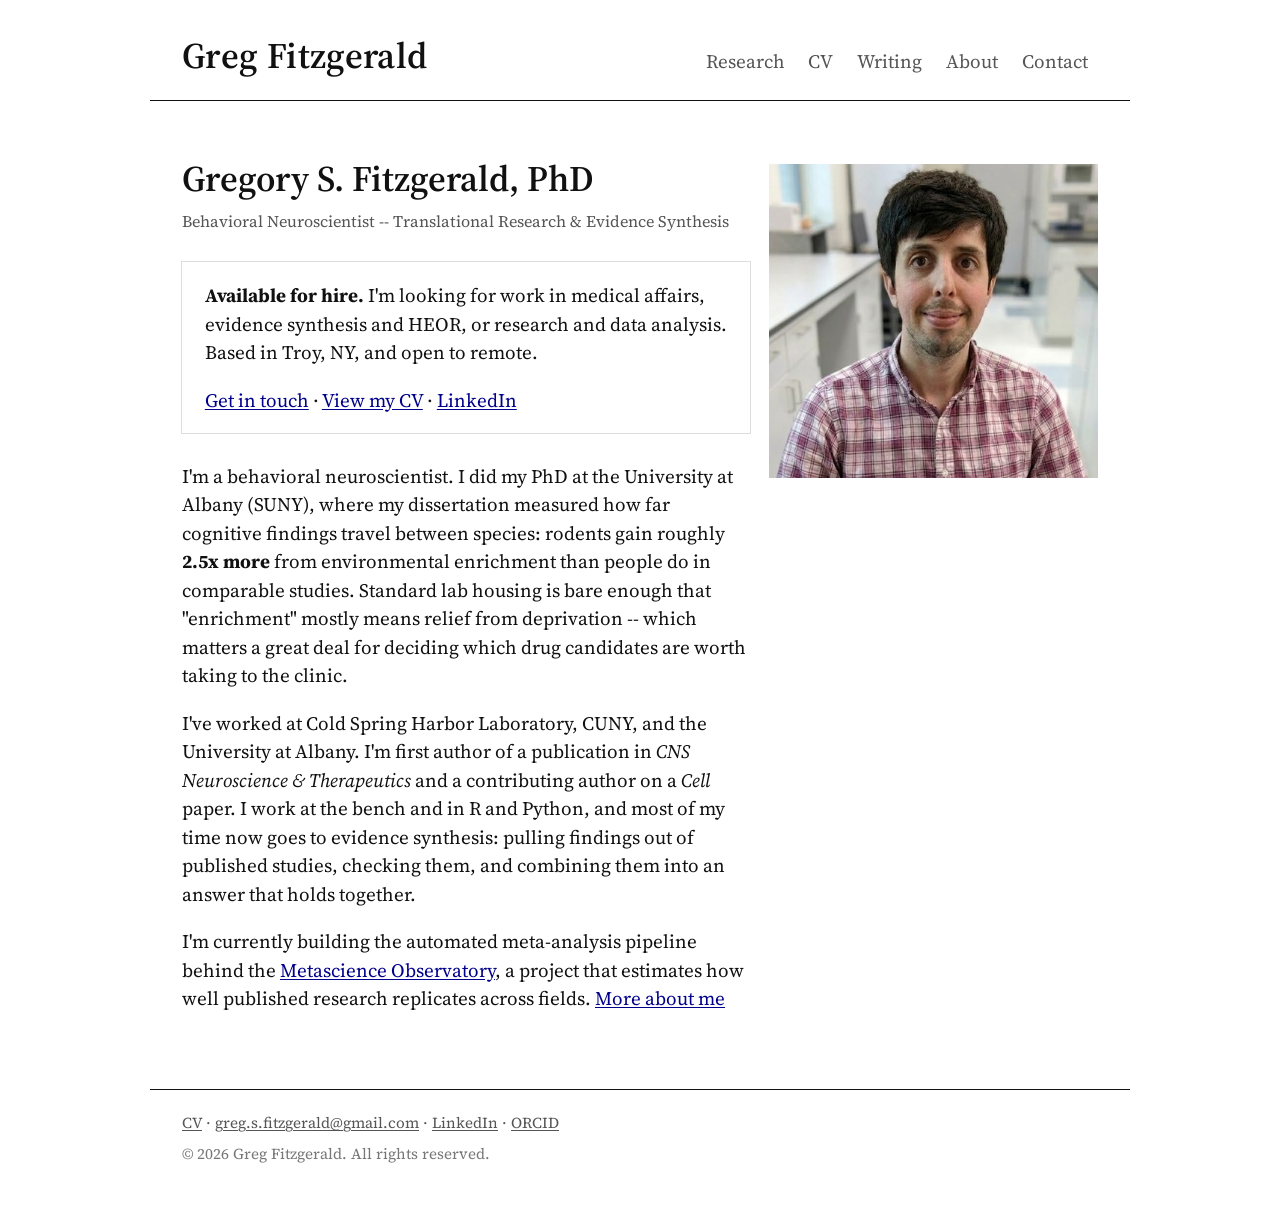
<file: index.html>
<!DOCTYPE html>
<html lang="en">
<head>
    <meta charset="UTF-8">
    <meta name="viewport" content="width=device-width, initial-scale=1.0">
    <title>Gregory S. Fitzgerald, PhD -⁠- Behavioral Neuroscientist</title>
    <meta name="description" content="Gregory S. Fitzgerald, PhD -- behavioral neuroscientist specializing in translational validity, meta-analysis, and evidence synthesis. Contributing author on a Cell paper and first author in CNS Neuroscience &amp; Therapeutics.">
    <meta property="og:title" content="Gregory S. Fitzgerald, PhD -- Behavioral Neuroscientist">
    <meta property="og:description" content="Behavioral neuroscientist specializing in translational validity, meta-analysis, and evidence synthesis. Contributing author on a Cell paper and first author in CNS Neuroscience &amp; Therapeutics.">
    <meta property="og:type" content="website">
    <meta property="og:url" content="https://greg-fitzgerald.com/">
    <link rel="canonical" href="https://greg-fitzgerald.com/">
    <link rel="preconnect" href="https://fonts.googleapis.com">
    <link rel="preconnect" href="https://fonts.gstatic.com" crossorigin>
    <link href="https://fonts.googleapis.com/css2?family=Source+Serif+4:ital,opsz,wght@0,8..60,200..900;1,8..60,200..900&display=swap" rel="stylesheet">
    <link rel="stylesheet" href="style.css">
    <link rel="icon" type="image/jpeg" href="favicon.jpg">
    <script type="application/ld+json">
    {
      "@context": "https://schema.org",
      "@type": "ProfilePage",
      "mainEntity": {
        "@type": "Person",
        "name": "Gregory S. Fitzgerald, PhD",
        "givenName": "Gregory",
        "familyName": "Fitzgerald",
        "jobTitle": "Behavioral Neuroscientist",
        "email": "greg.s.fitzgerald@gmail.com",
        "url": "https://greg-fitzgerald.com/",
        "description": "Behavioral neuroscientist specializing in translational validity, meta-analysis, and evidence synthesis.",
        "alumniOf": [
          { "@type": "CollegeOrUniversity", "name": "University at Albany, SUNY" },
          { "@type": "CollegeOrUniversity", "name": "Queens College, City University of New York" }
        ],
        "knowsAbout": ["Neuroscience", "Meta-analysis", "Translational research", "Biostatistics", "Evidence synthesis"],
        "sameAs": [
          "https://www.linkedin.com/in/gregsfitzgerald",
          "https://github.com/gregfitzgerald",
          "https://orcid.org/0000-0003-1186-6259",
          "https://x.com/gregsfitzgerald"
        ]
      }
    }
    </script>
</head>
<body>

    <header class="site-header">
        <div class="site-name"><a href="index.html">Greg Fitzgerald</a></div>
        <ul class="site-nav">
            <li><a href="research.html">Research</a></li>
            <li><a href="cv.html">CV</a></li>
            <li><a href="writing.html">Writing</a></li>
            <li><a href="about.html">About</a></li>
            <li><a href="contact.html">Contact</a></li>
        </ul>
    </header>

    <main class="page">

        <h1>Gregory S. Fitzgerald, PhD</h1>
        <p class="meta">Behavioral Neuroscientist -⁠- Translational Research &amp; Evidence Synthesis</p>


        <div class="hiring-banner">
            <p><strong>Available for hire.</strong> I'm looking for work in medical affairs, evidence synthesis and HEOR, or research and data analysis. Based in Troy, NY, and open to remote.</p>
            <p><a href="contact.html">Get in touch</a> &middot; <a href="cv.html">View my CV</a> &middot; <a href="https://www.linkedin.com/in/gregsfitzgerald">LinkedIn</a></p>
        </div>

        <p><img src="images/headshot.jpg" alt="Gregory S. Fitzgerald" class="page-portrait">I'm a behavioral neuroscientist. I did my PhD at the University at Albany (SUNY), where my dissertation measured how far cognitive findings travel between species: rodents gain roughly <strong>2.5x more</strong> from environmental enrichment than people do in comparable studies. Standard lab housing is bare enough that "enrichment" mostly means relief from deprivation -⁠- which matters a great deal for deciding which drug candidates are worth taking to the clinic.</p>

        <p>I've worked at Cold Spring Harbor Laboratory, CUNY, and the University at Albany. I'm first author of a publication in <em>CNS Neuroscience &amp; Therapeutics</em> and a contributing author on a <em>Cell</em> paper. I work at the bench and in R and Python, and most of my time now goes to evidence synthesis: pulling findings out of published studies, checking them, and combining them into an answer that holds together.</p>

        <p>I'm currently building the automated meta-analysis pipeline behind the <a href="https://metascienceobservatory.org/#about" rel="noopener noreferrer">Metascience Observatory</a>, a project that estimates how well published research replicates across fields. <a href="about.html">More about me</a></p>


    </main>

    <footer class="site-footer">
        <p class="footer-links"><a href="cv.html">CV</a> &middot; <a href="mailto:greg.s.fitzgerald@gmail.com">greg.s.fitzgerald@gmail.com</a> &middot; <a href="https://www.linkedin.com/in/gregsfitzgerald" rel="noopener noreferrer">LinkedIn</a> &middot; <a href="https://orcid.org/0000-0003-1186-6259" rel="noopener noreferrer">ORCID</a></p>
        <p class="footer-copyright">&copy; 2026 Greg Fitzgerald. All rights reserved.</p>
    </footer>

</body>
</html>
</file>
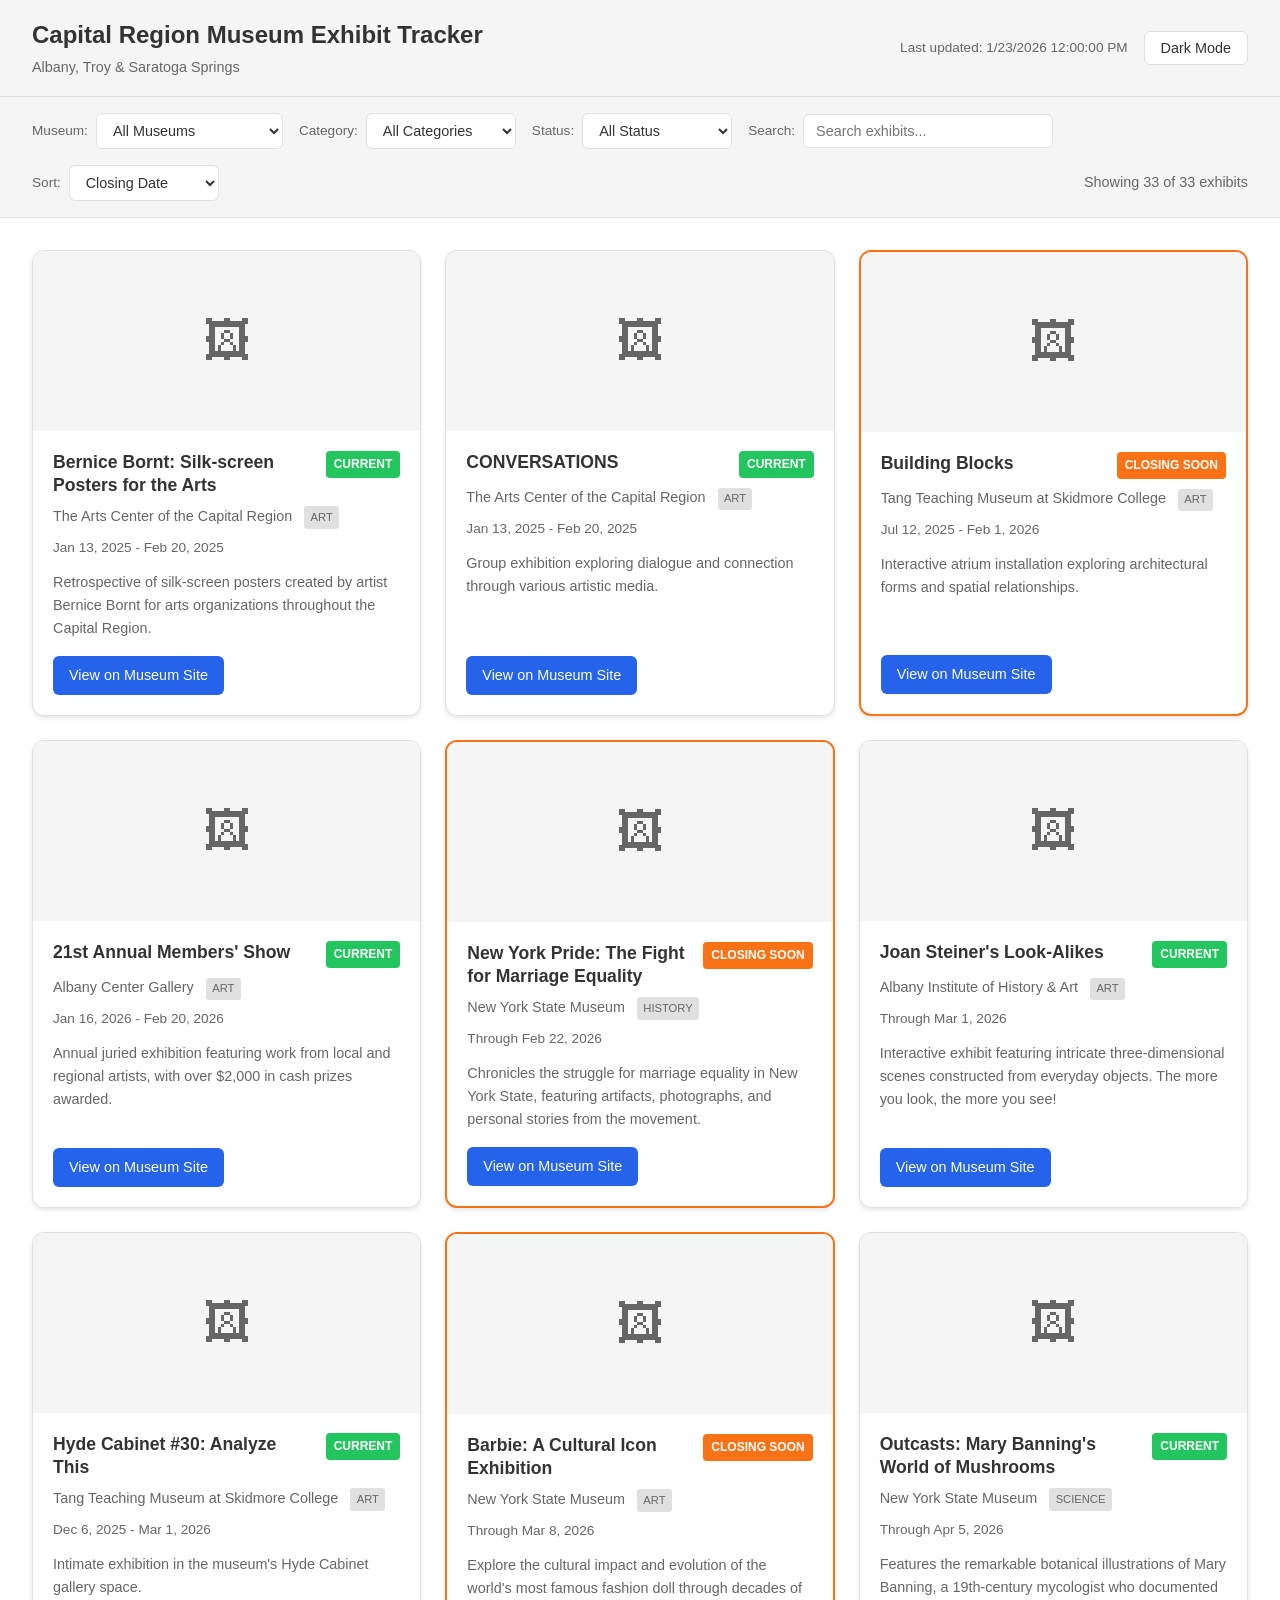
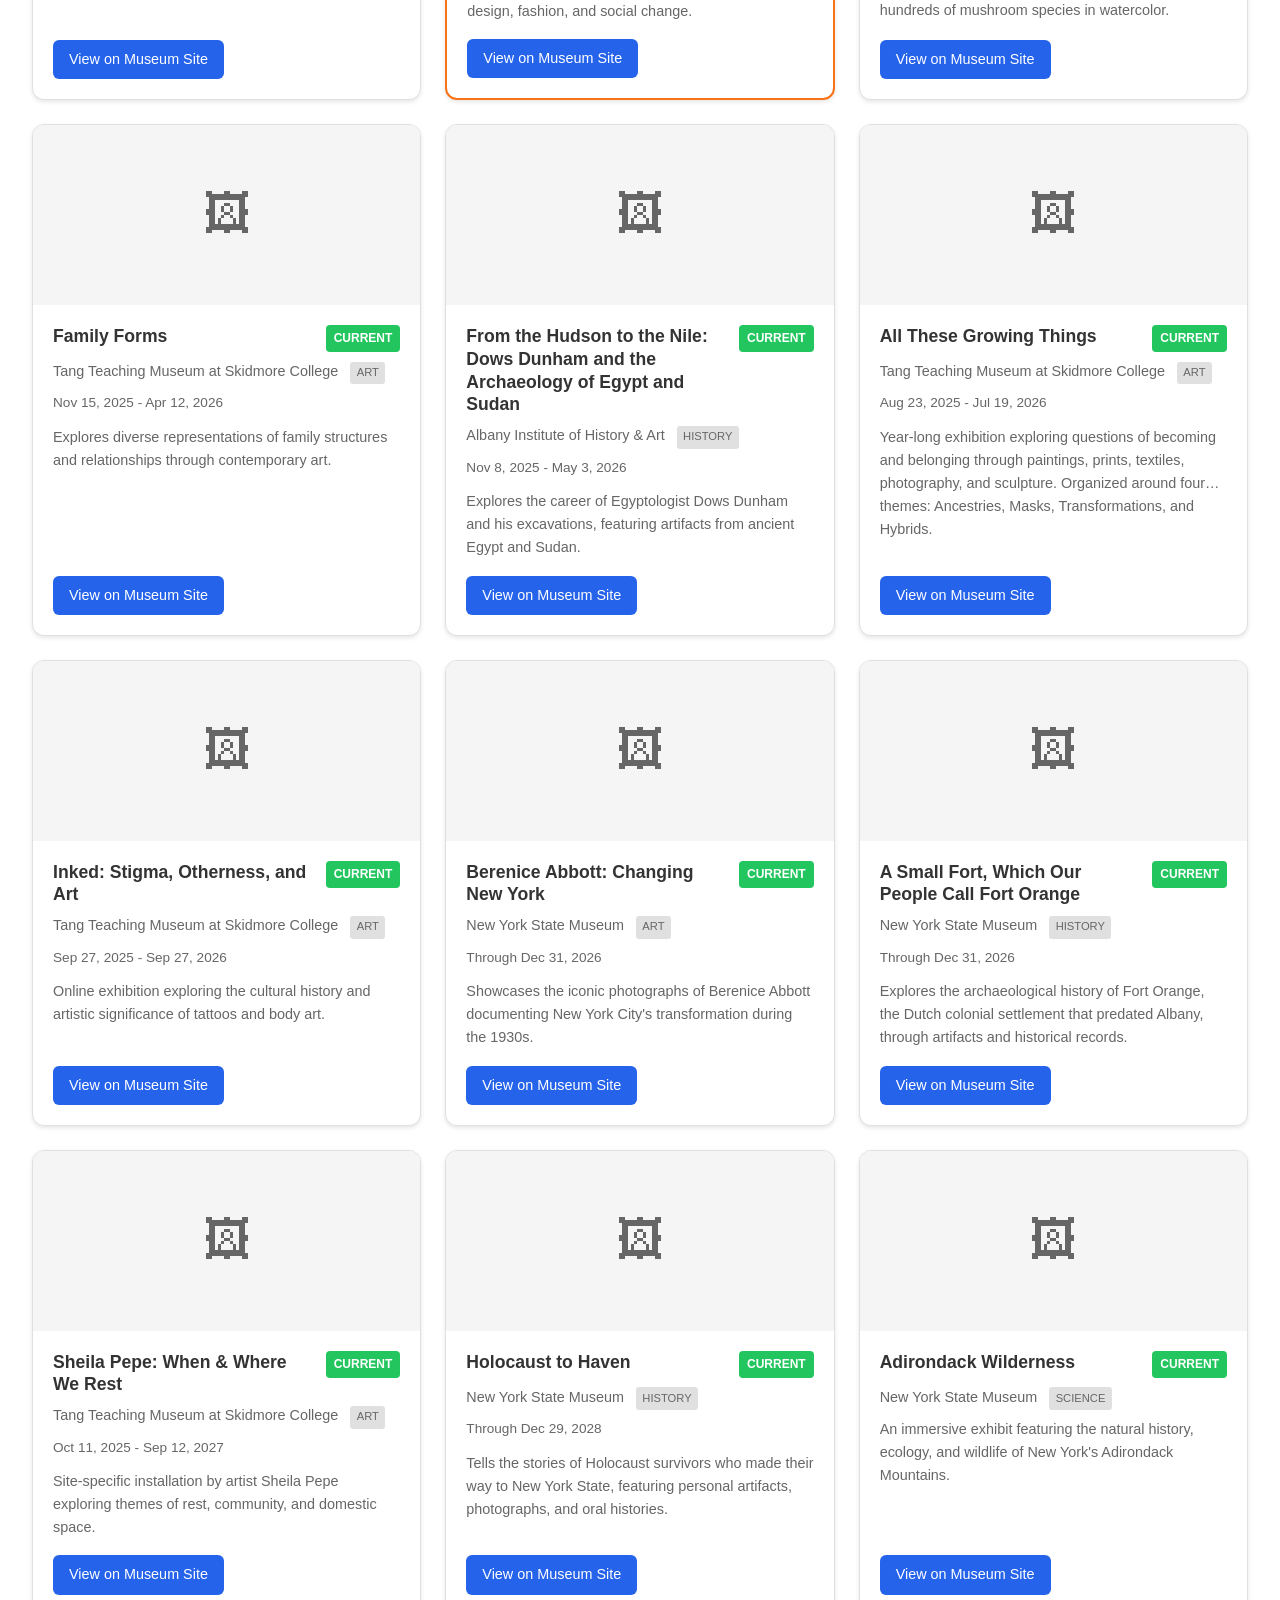
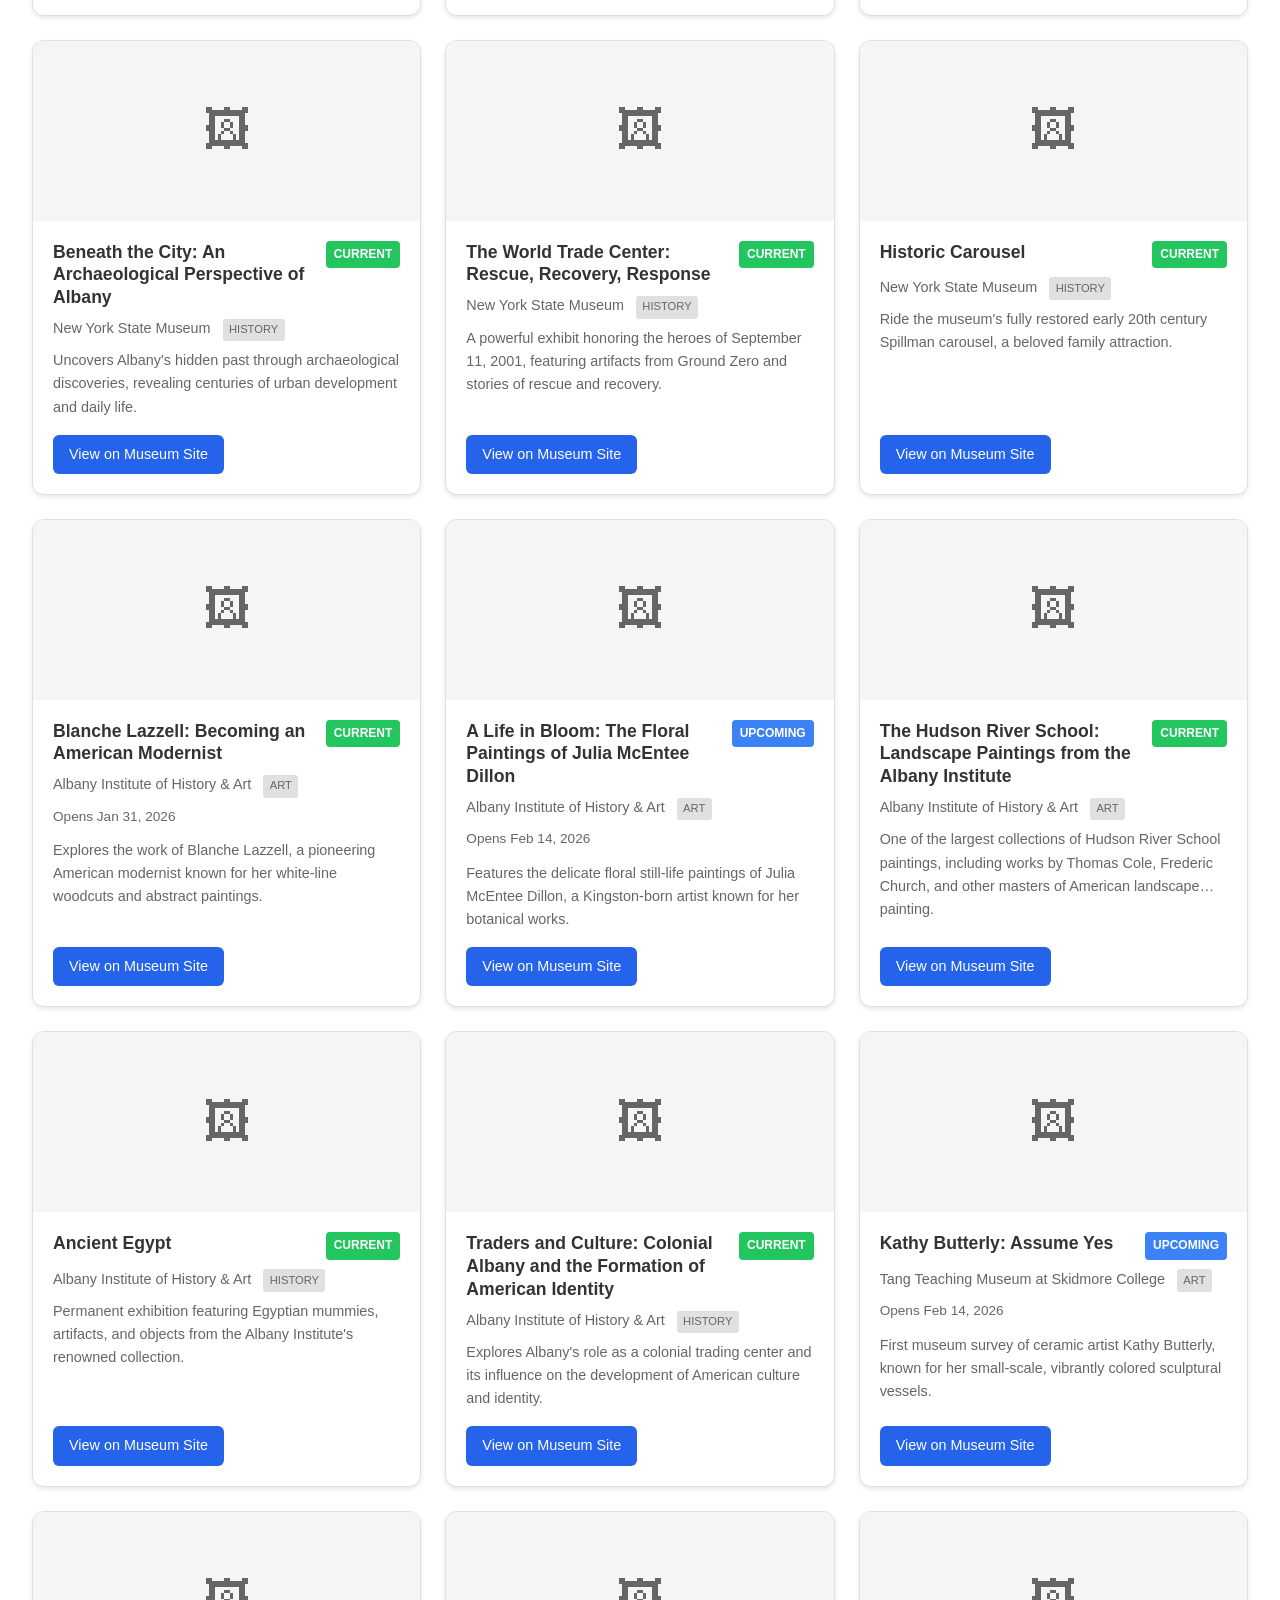
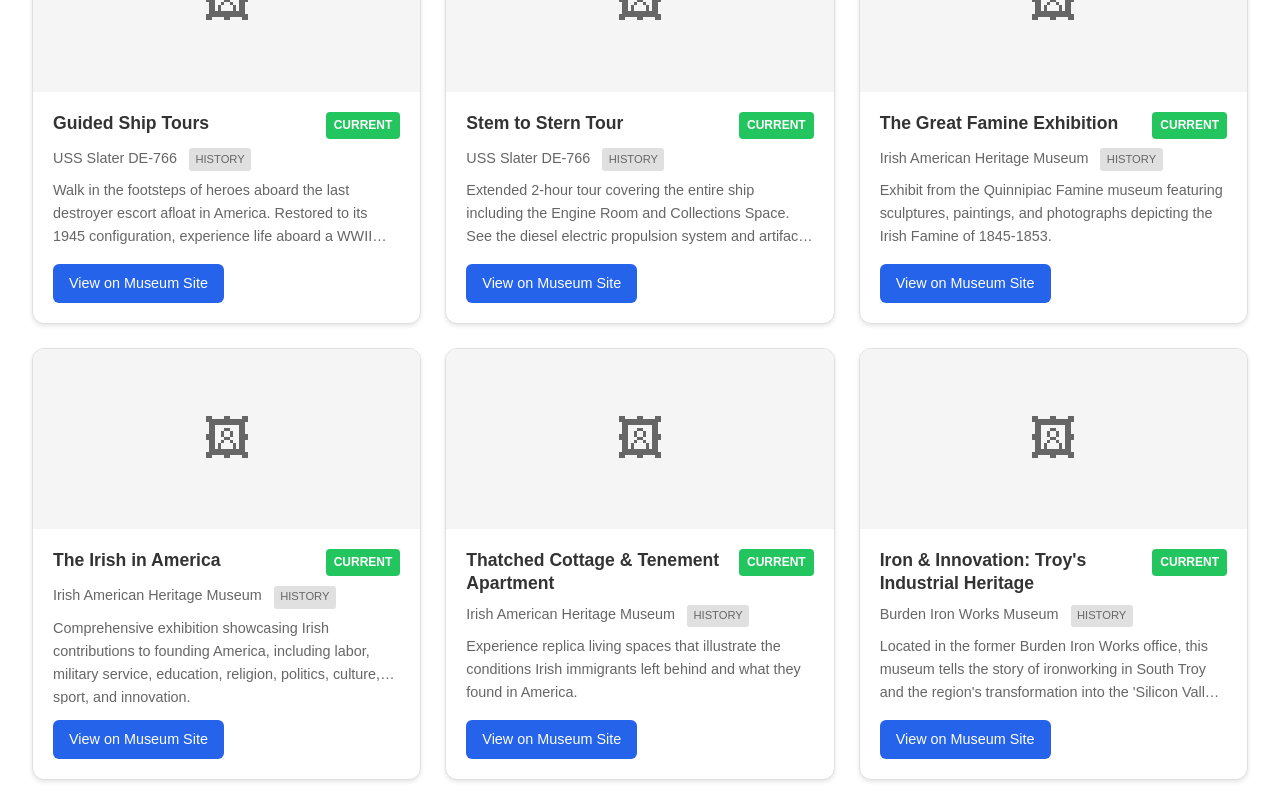
<file: albany-museums/index.html>
<!DOCTYPE html>
<html lang="en">
<head>
  <meta charset="UTF-8">
  <meta name="viewport" content="width=device-width, initial-scale=1.0">
  <title>Capital Region Museum Exhibit Tracker</title>
  <style>
    * {
      box-sizing: border-box;
      margin: 0;
      padding: 0;
    }

    :root {
      --bg-primary: #ffffff;
      --bg-secondary: #f5f5f5;
      --bg-card: #ffffff;
      --text-primary: #333333;
      --text-secondary: #666666;
      --border-color: #e0e0e0;
      --accent-color: #2563eb;
      --accent-hover: #1d4ed8;
      --status-upcoming: #3b82f6;
      --status-current: #22c55e;
      --status-closing: #f97316;
      --status-ended: #9ca3af;
      --shadow: 0 2px 4px rgba(0,0,0,0.1);
    }

    .dark-mode {
      --bg-primary: #1a1a2e;
      --bg-secondary: #16213e;
      --bg-card: #1f2937;
      --text-primary: #f3f4f6;
      --text-secondary: #9ca3af;
      --border-color: #374151;
      --shadow: 0 2px 4px rgba(0,0,0,0.3);
    }

    body {
      font-family: -apple-system, BlinkMacSystemFont, 'Segoe UI', Roboto, Oxygen, Ubuntu, sans-serif;
      background-color: var(--bg-primary);
      color: var(--text-primary);
      line-height: 1.6;
      min-height: 100vh;
    }

    /* Header */
    header {
      background: var(--bg-secondary);
      border-bottom: 1px solid var(--border-color);
      padding: 1rem 2rem;
      position: sticky;
      top: 0;
      z-index: 100;
    }

    .header-content {
      max-width: 1400px;
      margin: 0 auto;
      display: flex;
      justify-content: space-between;
      align-items: center;
      flex-wrap: wrap;
      gap: 1rem;
    }

    h1 {
      font-size: 1.5rem;
      font-weight: 600;
    }

    .header-subtitle {
      font-size: 0.9rem;
      color: var(--text-secondary);
      font-weight: normal;
    }

    .header-controls {
      display: flex;
      align-items: center;
      gap: 1rem;
    }

    .last-updated {
      font-size: 0.85rem;
      color: var(--text-secondary);
    }

    .dark-mode-toggle {
      background: var(--bg-card);
      border: 1px solid var(--border-color);
      border-radius: 6px;
      padding: 0.5rem 1rem;
      cursor: pointer;
      color: var(--text-primary);
      font-size: 0.9rem;
      transition: background 0.2s;
    }

    .dark-mode-toggle:hover {
      background: var(--border-color);
    }

    /* Filters */
    .filters {
      background: var(--bg-secondary);
      border-bottom: 1px solid var(--border-color);
      padding: 1rem 2rem;
    }

    .filters-content {
      max-width: 1400px;
      margin: 0 auto;
      display: flex;
      flex-wrap: wrap;
      gap: 1rem;
      align-items: center;
    }

    .filter-group {
      display: flex;
      align-items: center;
      gap: 0.5rem;
    }

    .filter-group label {
      font-size: 0.85rem;
      color: var(--text-secondary);
      font-weight: 500;
    }

    select, input[type="text"] {
      background: var(--bg-card);
      border: 1px solid var(--border-color);
      border-radius: 6px;
      padding: 0.5rem 0.75rem;
      color: var(--text-primary);
      font-size: 0.9rem;
      min-width: 150px;
    }

    select:focus, input[type="text"]:focus {
      outline: none;
      border-color: var(--accent-color);
    }

    #searchInput {
      min-width: 250px;
    }

    .stats {
      margin-left: auto;
      font-size: 0.9rem;
      color: var(--text-secondary);
    }

    /* Main Content */
    main {
      max-width: 1400px;
      margin: 0 auto;
      padding: 2rem;
    }

    /* Exhibit Grid */
    .exhibit-grid {
      display: grid;
      grid-template-columns: repeat(auto-fill, minmax(350px, 1fr));
      gap: 1.5rem;
    }

    /* Exhibit Card */
    .exhibit-card {
      background: var(--bg-card);
      border: 1px solid var(--border-color);
      border-radius: 12px;
      overflow: hidden;
      box-shadow: var(--shadow);
      transition: transform 0.2s, box-shadow 0.2s;
      display: flex;
      flex-direction: column;
    }

    .exhibit-card:hover {
      transform: translateY(-2px);
      box-shadow: 0 4px 12px rgba(0,0,0,0.15);
    }

    .exhibit-card.closing-soon {
      border-color: var(--status-closing);
      border-width: 2px;
    }

    .card-image {
      width: 100%;
      height: 180px;
      object-fit: cover;
      background: var(--bg-secondary);
    }

    .card-image-placeholder {
      width: 100%;
      height: 180px;
      background: var(--bg-secondary);
      display: flex;
      align-items: center;
      justify-content: center;
      color: var(--text-secondary);
      font-size: 3rem;
    }

    .card-content {
      padding: 1.25rem;
      flex: 1;
      display: flex;
      flex-direction: column;
    }

    .card-header {
      display: flex;
      justify-content: space-between;
      align-items: flex-start;
      gap: 0.75rem;
      margin-bottom: 0.5rem;
    }

    .card-title {
      font-size: 1.1rem;
      font-weight: 600;
      line-height: 1.3;
      flex: 1;
    }

    .status-badge {
      font-size: 0.75rem;
      font-weight: 600;
      padding: 0.25rem 0.5rem;
      border-radius: 4px;
      text-transform: uppercase;
      white-space: nowrap;
    }

    .status-upcoming {
      background: var(--status-upcoming);
      color: white;
    }

    .status-current {
      background: var(--status-current);
      color: white;
    }

    .status-closing_soon {
      background: var(--status-closing);
      color: white;
    }

    .status-ended {
      background: var(--status-ended);
      color: white;
    }

    .card-museum {
      font-size: 0.9rem;
      color: var(--text-secondary);
      margin-bottom: 0.5rem;
    }

    .card-dates {
      font-size: 0.85rem;
      color: var(--text-secondary);
      margin-bottom: 0.75rem;
    }

    .card-description {
      font-size: 0.9rem;
      color: var(--text-secondary);
      margin-bottom: 1rem;
      flex: 1;
      display: -webkit-box;
      -webkit-line-clamp: 3;
      -webkit-box-orient: vertical;
      overflow: hidden;
    }

    .card-footer {
      margin-top: auto;
    }

    .view-link {
      display: inline-block;
      background: var(--accent-color);
      color: white;
      text-decoration: none;
      padding: 0.5rem 1rem;
      border-radius: 6px;
      font-size: 0.9rem;
      font-weight: 500;
      transition: background 0.2s;
    }

    .view-link:hover {
      background: var(--accent-hover);
    }

    .category-badge {
      display: inline-block;
      font-size: 0.7rem;
      padding: 0.15rem 0.4rem;
      border-radius: 3px;
      margin-left: 0.5rem;
      text-transform: uppercase;
      background: var(--border-color);
      color: var(--text-secondary);
    }

    /* Empty State */
    .empty-state {
      text-align: center;
      padding: 4rem 2rem;
      color: var(--text-secondary);
    }

    .empty-state h2 {
      font-size: 1.5rem;
      margin-bottom: 1rem;
    }

    /* Loading State */
    .loading {
      text-align: center;
      padding: 4rem 2rem;
      color: var(--text-secondary);
    }

    .loading-spinner {
      width: 40px;
      height: 40px;
      border: 3px solid var(--border-color);
      border-top-color: var(--accent-color);
      border-radius: 50%;
      animation: spin 1s linear infinite;
      margin: 0 auto 1rem;
    }

    @keyframes spin {
      to { transform: rotate(360deg); }
    }

    /* Error State */
    .error-state {
      text-align: center;
      padding: 4rem 2rem;
      color: #ef4444;
    }

    .error-state h2 {
      margin-bottom: 1rem;
    }

    .error-state p {
      color: var(--text-secondary);
    }

    /* Responsive */
    @media (max-width: 768px) {
      header {
        padding: 1rem;
      }

      .filters {
        padding: 1rem;
      }

      .filters-content {
        flex-direction: column;
        align-items: stretch;
      }

      .filter-group {
        width: 100%;
      }

      select, input[type="text"] {
        flex: 1;
      }

      #searchInput {
        min-width: auto;
      }

      .stats {
        margin-left: 0;
        text-align: center;
      }

      main {
        padding: 1rem;
      }

      .exhibit-grid {
        grid-template-columns: 1fr;
      }
    }
  </style>
</head>
<body>
  <header>
    <div class="header-content">
      <div>
        <h1>Capital Region Museum Exhibit Tracker</h1>
        <span class="header-subtitle">Albany, Troy & Saratoga Springs</span>
      </div>
      <div class="header-controls">
        <span class="last-updated" id="lastUpdated"></span>
        <button class="dark-mode-toggle" id="darkModeToggle">Dark Mode</button>
      </div>
    </div>
  </header>

  <div class="filters">
    <div class="filters-content">
      <div class="filter-group">
        <label for="museumFilter">Museum:</label>
        <select id="museumFilter">
          <option value="">All Museums</option>
        </select>
      </div>

      <div class="filter-group">
        <label for="categoryFilter">Category:</label>
        <select id="categoryFilter">
          <option value="">All Categories</option>
          <option value="art">Art</option>
          <option value="science">Science</option>
          <option value="history">History</option>
        </select>
      </div>

      <div class="filter-group">
        <label for="statusFilter">Status:</label>
        <select id="statusFilter">
          <option value="">All Status</option>
          <option value="upcoming">Upcoming</option>
          <option value="current">Current</option>
          <option value="closing_soon">Closing Soon</option>
          <option value="ended">Ended</option>
        </select>
      </div>

      <div class="filter-group">
        <label for="searchInput">Search:</label>
        <input type="text" id="searchInput" placeholder="Search exhibits...">
      </div>

      <div class="filter-group">
        <label for="sortBy">Sort:</label>
        <select id="sortBy">
          <option value="end_date">Closing Date</option>
          <option value="start_date">Opening Date</option>
          <option value="museum">Museum</option>
          <option value="title">Title</option>
        </select>
      </div>

      <div class="stats" id="stats"></div>
    </div>
  </div>

  <main>
    <div id="content">
      <div class="loading">
        <div class="loading-spinner"></div>
        <p>Loading exhibits...</p>
      </div>
    </div>
  </main>

  <script>
    // State
    let exhibits = [];
    let filteredExhibits = [];

    // DOM Elements
    const contentEl = document.getElementById('content');
    const museumFilterEl = document.getElementById('museumFilter');
    const categoryFilterEl = document.getElementById('categoryFilter');
    const statusFilterEl = document.getElementById('statusFilter');
    const searchInputEl = document.getElementById('searchInput');
    const sortByEl = document.getElementById('sortBy');
    const statsEl = document.getElementById('stats');
    const lastUpdatedEl = document.getElementById('lastUpdated');
    const darkModeToggleEl = document.getElementById('darkModeToggle');

    // Initialize
    document.addEventListener('DOMContentLoaded', init);

    async function init() {
      // Load dark mode preference
      if (localStorage.getItem('darkMode') === 'true') {
        document.body.classList.add('dark-mode');
        darkModeToggleEl.textContent = 'Light Mode';
      }

      // Event listeners
      darkModeToggleEl.addEventListener('click', toggleDarkMode);
      museumFilterEl.addEventListener('change', applyFilters);
      categoryFilterEl.addEventListener('change', applyFilters);
      statusFilterEl.addEventListener('change', applyFilters);
      searchInputEl.addEventListener('input', debounce(applyFilters, 300));
      sortByEl.addEventListener('change', applyFilters);

      // Load data
      await loadExhibits();
    }

    function toggleDarkMode() {
      document.body.classList.toggle('dark-mode');
      const isDark = document.body.classList.contains('dark-mode');
      localStorage.setItem('darkMode', isDark);
      darkModeToggleEl.textContent = isDark ? 'Light Mode' : 'Dark Mode';
    }

    async function loadExhibits() {
      try {
        // Try to load from local file
        const response = await fetch('exhibits.json');
        if (!response.ok) {
          throw new Error('Failed to load exhibits.json');
        }
        const data = await response.json();

        exhibits = data.exhibits || [];

        // Update last updated
        if (data.last_updated) {
          const date = new Date(data.last_updated);
          lastUpdatedEl.textContent = `Last updated: ${date.toLocaleDateString()} ${date.toLocaleTimeString()}`;
        }

        // Populate museum filter
        const museums = [...new Set(exhibits.map(e => e.museum))].sort();
        museums.forEach(museum => {
          const option = document.createElement('option');
          option.value = museum;
          option.textContent = museum;
          museumFilterEl.appendChild(option);
        });

        applyFilters();
      } catch (error) {
        console.error('Error loading exhibits:', error);
        showError();
      }
    }

    function applyFilters() {
      const museumFilter = museumFilterEl.value;
      const categoryFilter = categoryFilterEl.value;
      const statusFilter = statusFilterEl.value;
      const searchTerm = searchInputEl.value.toLowerCase().trim();
      const sortBy = sortByEl.value;

      // Filter
      filteredExhibits = exhibits.filter(exhibit => {
        if (museumFilter && exhibit.museum !== museumFilter) return false;
        if (categoryFilter && exhibit.category !== categoryFilter) return false;
        if (statusFilter && exhibit.status !== statusFilter) return false;
        if (searchTerm) {
          const searchableText = `${exhibit.title} ${exhibit.description} ${exhibit.museum}`.toLowerCase();
          if (!searchableText.includes(searchTerm)) return false;
        }
        return true;
      });

      // Sort
      filteredExhibits.sort((a, b) => {
        switch (sortBy) {
          case 'end_date':
            // Sort by end date, null dates last
            if (!a.end_date && !b.end_date) return 0;
            if (!a.end_date) return 1;
            if (!b.end_date) return -1;
            return new Date(a.end_date) - new Date(b.end_date);
          case 'start_date':
            if (!a.start_date && !b.start_date) return 0;
            if (!a.start_date) return 1;
            if (!b.start_date) return -1;
            return new Date(b.start_date) - new Date(a.start_date);
          case 'museum':
            return a.museum.localeCompare(b.museum);
          case 'title':
            return a.title.localeCompare(b.title);
          default:
            return 0;
        }
      });

      // Update stats
      statsEl.textContent = `Showing ${filteredExhibits.length} of ${exhibits.length} exhibits`;

      // Render
      renderExhibits();
    }

    function renderExhibits() {
      if (filteredExhibits.length === 0) {
        contentEl.innerHTML = `
          <div class="empty-state">
            <h2>No exhibits found</h2>
            <p>Try adjusting your filters or search term.</p>
          </div>
        `;
        return;
      }

      const html = `
        <div class="exhibit-grid">
          ${filteredExhibits.map(exhibit => renderExhibitCard(exhibit)).join('')}
        </div>
      `;
      contentEl.innerHTML = html;
    }

    function renderExhibitCard(exhibit) {
      const isClosingSoon = exhibit.status === 'closing_soon';
      const statusLabel = exhibit.status.replace('_', ' ');
      const dates = formatDateRange(exhibit.start_date, exhibit.end_date);

      return `
        <article class="exhibit-card ${isClosingSoon ? 'closing-soon' : ''}">
          ${exhibit.image_url
            ? `<img class="card-image" src="${escapeHtml(exhibit.image_url)}" alt="${escapeHtml(exhibit.title)}" onerror="this.outerHTML='<div class=\\'card-image-placeholder\\'>&#128444;</div>'">`
            : '<div class="card-image-placeholder">&#128444;</div>'
          }
          <div class="card-content">
            <div class="card-header">
              <h2 class="card-title">${escapeHtml(exhibit.title)}</h2>
              <span class="status-badge status-${exhibit.status}">${statusLabel}</span>
            </div>
            <p class="card-museum">
              ${escapeHtml(exhibit.museum_full || exhibit.museum)}
              <span class="category-badge">${exhibit.category}</span>
            </p>
            ${dates ? `<p class="card-dates">${dates}</p>` : ''}
            ${exhibit.description ? `<p class="card-description">${escapeHtml(exhibit.description)}</p>` : ''}
            <div class="card-footer">
              ${exhibit.url ? `<a href="${escapeHtml(exhibit.url)}" target="_blank" rel="noopener noreferrer" class="view-link">View on Museum Site</a>` : ''}
            </div>
          </div>
        </article>
      `;
    }

    function formatDateRange(startDate, endDate) {
      if (!startDate && !endDate) return '';

      const formatDate = (dateStr) => {
        if (!dateStr) return '';
        const date = new Date(dateStr + 'T00:00:00');
        return date.toLocaleDateString('en-US', { month: 'short', day: 'numeric', year: 'numeric' });
      };

      if (startDate && endDate) {
        return `${formatDate(startDate)} - ${formatDate(endDate)}`;
      } else if (startDate) {
        return `Opens ${formatDate(startDate)}`;
      } else if (endDate) {
        return `Through ${formatDate(endDate)}`;
      }
      return '';
    }

    function showError() {
      contentEl.innerHTML = `
        <div class="error-state">
          <h2>Unable to load exhibits</h2>
          <p>Make sure exhibits.json exists in the same directory as this file.</p>
        </div>
      `;
    }

    function escapeHtml(text) {
      if (!text) return '';
      const div = document.createElement('div');
      div.textContent = text;
      return div.innerHTML;
    }

    function debounce(func, wait) {
      let timeout;
      return function executedFunction(...args) {
        const later = () => {
          clearTimeout(timeout);
          func(...args);
        };
        clearTimeout(timeout);
        timeout = setTimeout(later, wait);
      };
    }
  </script>
</body>
</html>
</file>
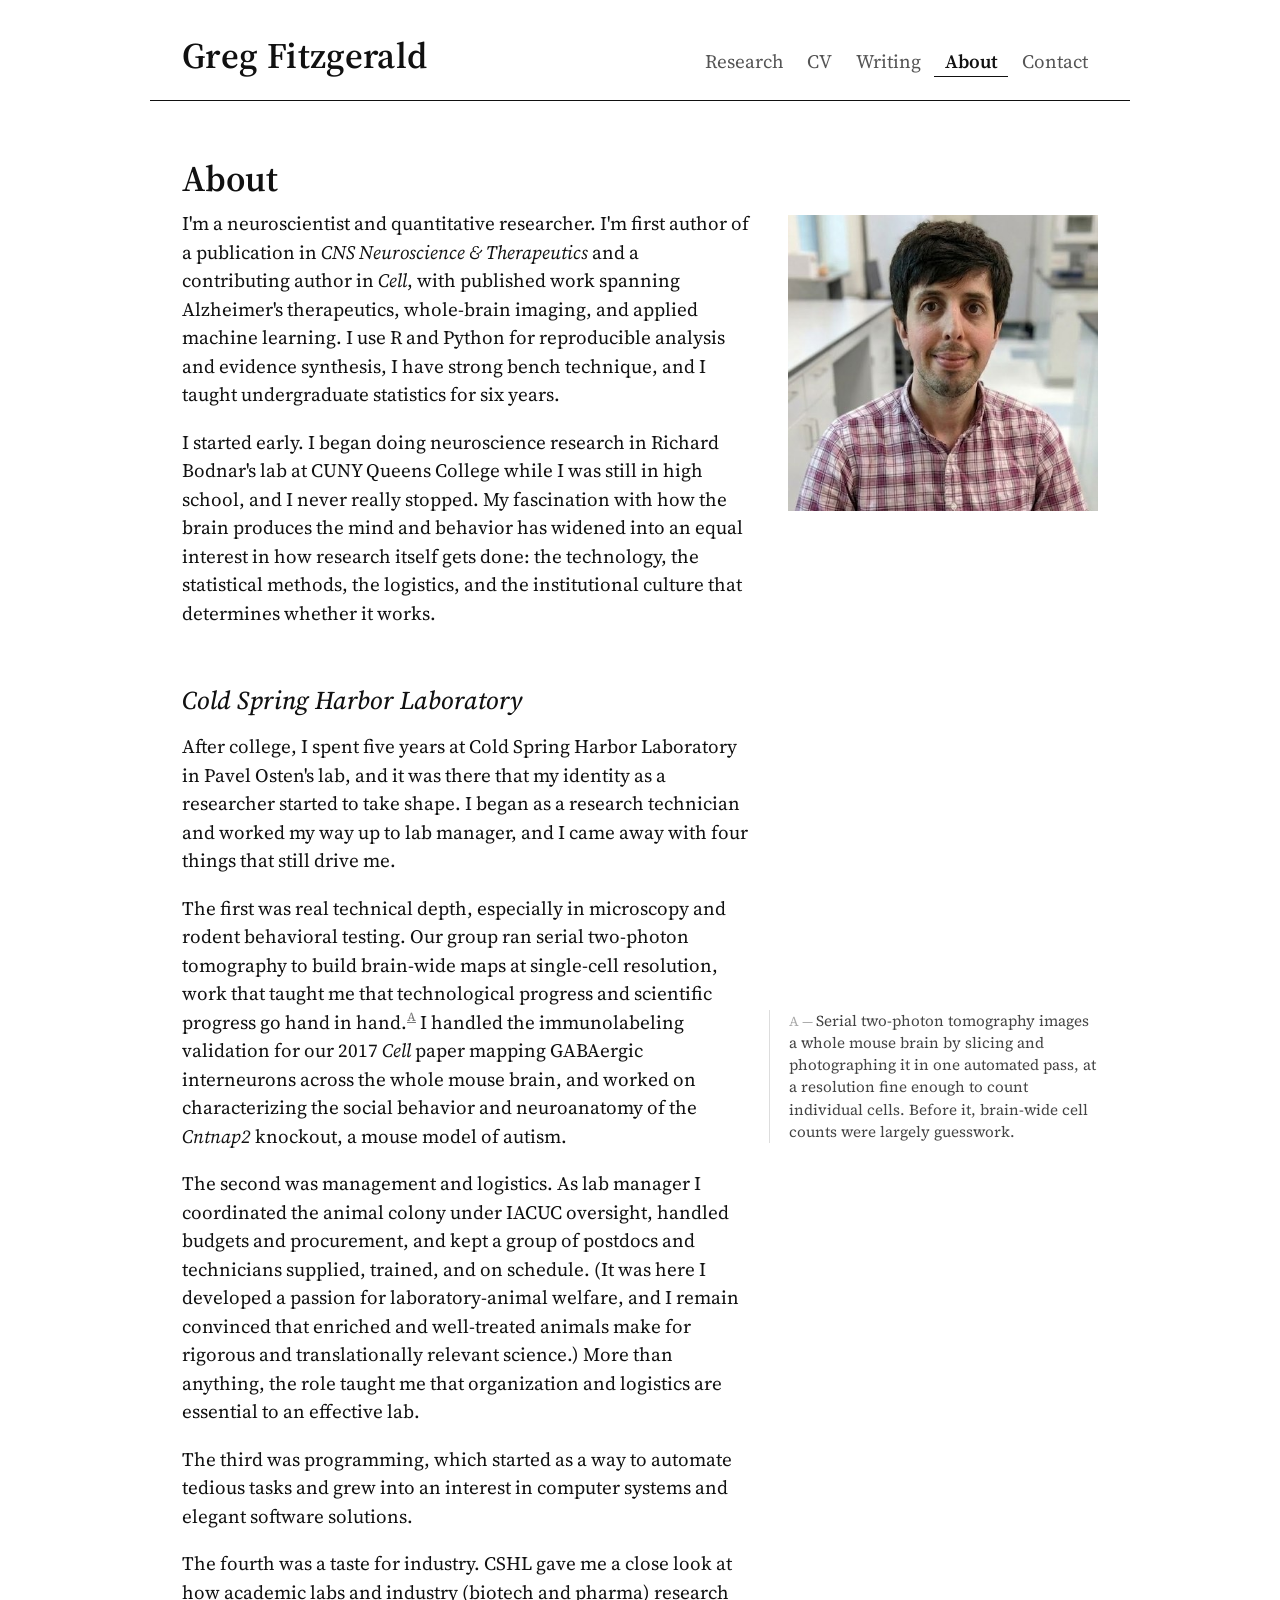
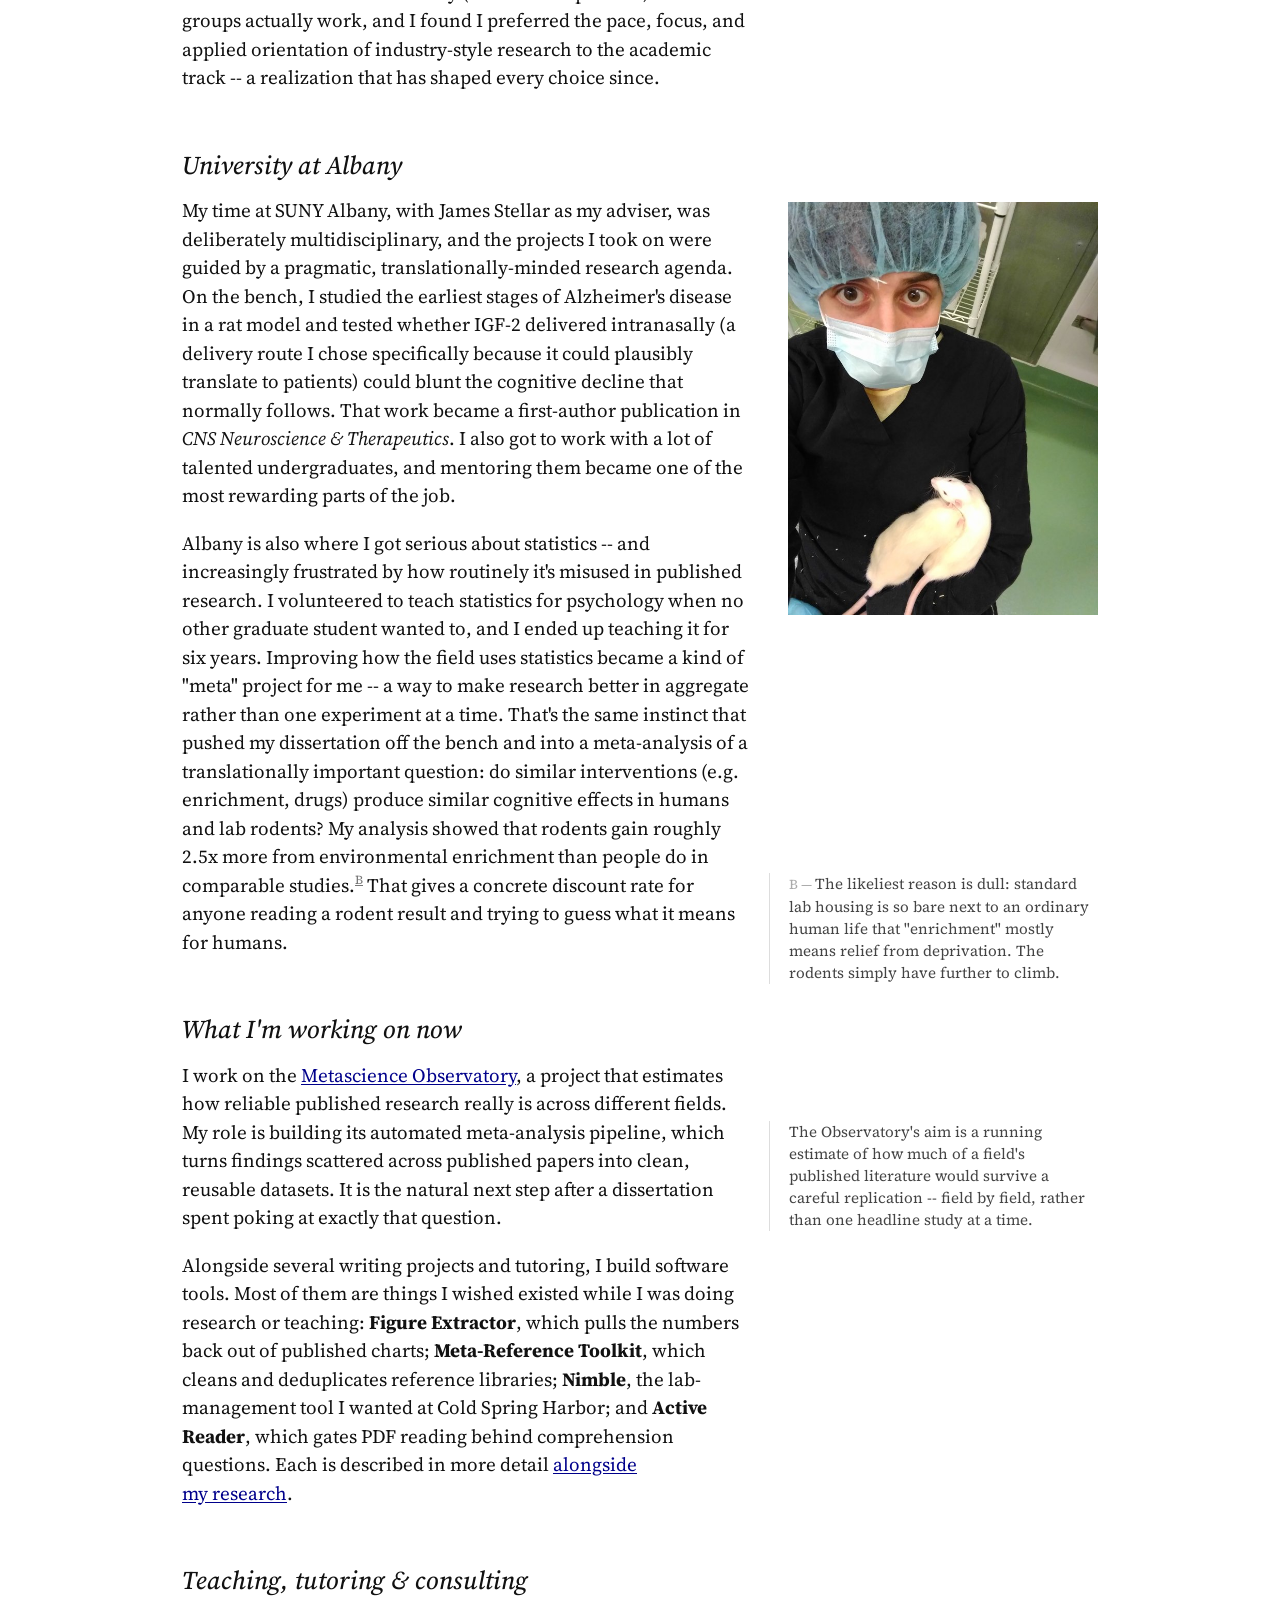
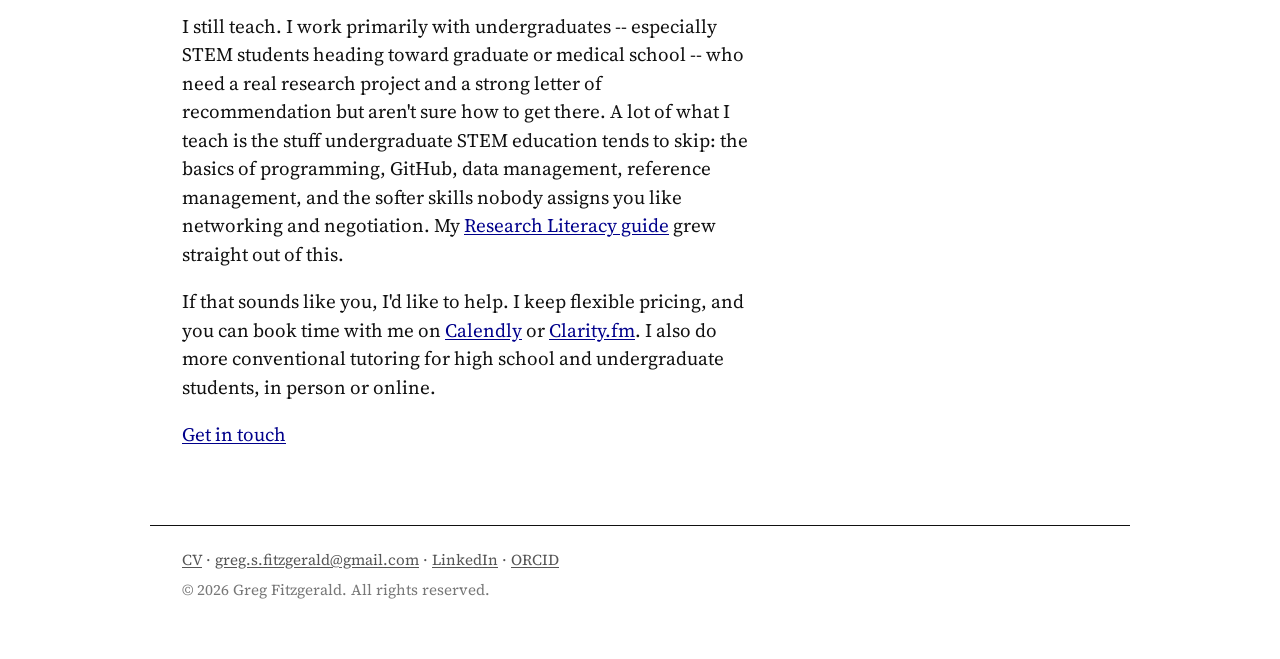
<file: about.html>
<!DOCTYPE html>
<html lang="en">
<head>
    <meta charset="UTF-8">
    <meta name="viewport" content="width=device-width, initial-scale=1.0">
    <title>Gregory S. Fitzgerald, PhD -⁠- About</title>
    <meta name="description" content="Neuroscientist and quantitative researcher. First author in CNS Neuroscience &amp; Therapeutics, contributing author in Cell. Alzheimer's therapeutics, whole-brain imaging, meta-analysis, metascience, teaching, and tool-building.">
    <meta property="og:title" content="Gregory S. Fitzgerald, PhD -- About">
    <meta property="og:description" content="Neuroscientist and quantitative researcher. First author (CNS Neuroscience & Therapeutics), contributing author (Cell). Meta-analysis, metascience, teaching, and tool-building.">
    <meta property="og:type" content="website">
    <meta property="og:url" content="https://greg-fitzgerald.com/about.html">
    <link rel="canonical" href="https://greg-fitzgerald.com/about.html">
    <link rel="preconnect" href="https://fonts.googleapis.com">
    <link rel="preconnect" href="https://fonts.gstatic.com" crossorigin>
    <link href="https://fonts.googleapis.com/css2?family=Source+Serif+4:ital,opsz,wght@0,8..60,200..900;1,8..60,200..900&display=swap" rel="stylesheet">
    <link rel="stylesheet" href="style.css">
    <link rel="icon" type="image/jpeg" href="favicon.jpg">
    <script type="application/ld+json">
    {
      "@context": "https://schema.org",
      "@type": "ProfilePage",
      "mainEntity": {
        "@type": "Person",
        "name": "Gregory S. Fitzgerald, PhD",
        "givenName": "Gregory",
        "familyName": "Fitzgerald",
        "jobTitle": "Behavioral Neuroscientist",
        "email": "greg.s.fitzgerald@gmail.com",
        "url": "https://greg-fitzgerald.com/",
        "description": "Neuroscientist and quantitative researcher specializing in translational validity, meta-analysis, and evidence synthesis.",
        "alumniOf": [
          { "@type": "CollegeOrUniversity", "name": "University at Albany, SUNY" },
          { "@type": "CollegeOrUniversity", "name": "Queens College, City University of New York" }
        ],
        "knowsAbout": ["Neuroscience", "Meta-analysis", "Translational research", "Biostatistics", "Evidence synthesis"],
        "sameAs": [
          "https://www.linkedin.com/in/gregsfitzgerald",
          "https://github.com/gregfitzgerald",
          "https://orcid.org/0000-0003-1186-6259",
          "https://x.com/gregsfitzgerald"
        ]
      }
    }
    </script>
</head>
<body>
    <header class="site-header">
        <div class="site-name"><a href="index.html">Greg Fitzgerald</a></div>
        <ul class="site-nav">
            <li><a href="research.html">Research</a></li>
            <li><a href="cv.html">CV</a></li>
            <li><a href="writing.html">Writing</a></li>
            <li><a href="about.html" aria-current="page">About</a></li>
            <li><a href="contact.html">Contact</a></li>
        </ul>
    </header>

    <main class="page">
        <h1>About</h1>

        <p><img src="images/headshot.jpg" alt="Gregory S. Fitzgerald" class="marginfigure">I'm a neuroscientist and quantitative researcher. I'm first author of a publication in <em>CNS Neuroscience &amp; Therapeutics</em> and a contributing author in <em>Cell</em>, with published work spanning Alzheimer's therapeutics, whole-brain imaging, and applied machine learning. I use R and Python for reproducible analysis and evidence synthesis, I have strong bench technique, and I taught undergraduate statistics for six years.</p>

        <p>I started early. I began doing neuroscience research in Richard Bodnar's lab at CUNY Queens College while I was still in high school, and I never really stopped. My fascination with how the brain produces the mind and behavior has widened into an equal interest in how research itself gets done: the technology, the statistical methods, the logistics, and the institutional culture that determines whether it works.</p>

        <h2>Cold Spring Harbor Laboratory</h2>

        <p>After college, I spent five years at Cold Spring Harbor Laboratory in Pavel Osten's lab, and it was there that my identity as a researcher started to take shape. I began as a research technician and worked my way up to lab manager, and I came away with four things that still drive me.</p>

        <p>The first was real technical depth, especially in microscopy and rodent behavioral testing. Our group ran serial two-photon tomography to build brain-wide maps at single-cell resolution, work that taught me that technological progress and scientific progress go hand in hand.<label for="sn-stpt" class="margin-toggle sidenote-number"></label><input type="checkbox" id="sn-stpt" class="margin-toggle"><span class="sidenote">Serial two-photon tomography images a whole mouse brain by slicing and photographing it in one automated pass, at a resolution fine enough to count individual cells. Before it, brain-wide cell counts were largely guesswork.</span> I handled the immunolabeling validation for our 2017 <em>Cell</em> paper mapping GABAergic interneurons across the whole mouse brain, and worked on characterizing the social behavior and neuroanatomy of the <em>Cntnap2</em> knockout, a mouse model of autism.</p>

        <p>The second was management and logistics. As lab manager I coordinated the animal colony under IACUC oversight, handled budgets and procurement, and kept a group of postdocs and technicians supplied, trained, and on schedule. (It was here I developed a passion for laboratory-animal welfare, and I remain convinced that enriched and well-treated animals make for rigorous and translationally relevant science.) More than anything, the role taught me that organization and logistics are essential to an effective lab.</p>

        <p>The third was programming, which started as a way to automate tedious tasks and grew into an interest in computer systems and elegant software solutions.</p>

        <p>The fourth was a taste for industry. CSHL gave me a close look at how academic labs and industry (biotech and pharma) research groups actually work, and I found I preferred the pace, focus, and applied orientation of industry-style research to the academic track -⁠- a realization that has shaped every choice since.</p>

        <h2>University at Albany</h2>

        <p><img src="images/greg-lab-rat.jpg" alt="Gregory S. Fitzgerald doing preclinical rat research" class="marginfigure">My time at SUNY Albany, with James Stellar as my adviser, was deliberately multidisciplinary, and the projects I took on were guided by a pragmatic, translationally-minded research agenda. On the bench, I studied the earliest stages of Alzheimer's disease in a rat model and tested whether IGF-2 delivered intranasally (a delivery route I chose specifically because it could plausibly translate to patients) could blunt the cognitive decline that normally follows. That work became a first-author publication in <em>CNS Neuroscience &amp; Therapeutics</em>. I also got to work with a lot of talented undergraduates, and mentoring them became one of the most rewarding parts of the job.</p>

        <p>Albany is also where I got serious about statistics -⁠- and increasingly frustrated by how routinely it's misused in published research. I volunteered to teach statistics for psychology when no other graduate student wanted to, and I ended up teaching it for six years. Improving how the field uses statistics became a kind of "meta" project for me -⁠- a way to make research better in aggregate rather than one experiment at a time. That's the same instinct that pushed my dissertation off the bench and into a meta-analysis of a translationally important question: do similar interventions (e.g. enrichment, drugs) produce similar cognitive effects in humans and lab rodents? My analysis showed that rodents gain roughly 2.5x more from environmental enrichment than people do in comparable studies.<label for="sn-mismatch" class="margin-toggle sidenote-number"></label><input type="checkbox" id="sn-mismatch" class="margin-toggle"><span class="sidenote">The likeliest reason is dull: standard lab housing is so bare next to an ordinary human life that "enrichment" mostly means relief from deprivation. The rodents simply have further to climb.</span> That gives a concrete discount rate for anyone reading a rodent result and trying to guess what it means for humans.</p>

        <h2>What I'm working on now</h2>

        <p>I work on the <a href="https://metascienceobservatory.org/#about" rel="noopener noreferrer">Metascience Observatory</a>, a project that estimates how reliable published research really is across different fields. My role is building its automated meta-analysis pipeline,<span class="marginnote">The Observatory's aim is a running estimate of how much of a field's published literature would survive a careful replication -⁠- field by field, rather than one headline study at a time.</span> which turns findings scattered across published papers into clean, reusable datasets. It is the natural next step after a dissertation spent poking at exactly that question.</p>

        <p>Alongside several writing projects and tutoring, I build software tools. Most of them are things I wished existed while I was doing research or teaching: <strong>Figure Extractor</strong>, which pulls the numbers back out of published charts; <strong>Meta-Reference Toolkit</strong>, which cleans and deduplicates reference libraries; <strong>Nimble</strong>, the lab-management tool I wanted at Cold Spring Harbor; and <strong>Active Reader</strong>, which gates PDF reading behind comprehension questions. Each is described in more detail <a href="research.html">alongside my research</a>.</p>

        <h2>Teaching, tutoring &amp; consulting</h2>

        <p>I still teach. I work primarily with undergraduates -⁠- especially STEM students heading toward graduate or medical school -⁠- who need a real research project and a strong letter of recommendation but aren't sure how to get there. A lot of what I teach is the stuff undergraduate STEM education tends to skip: the basics of programming, GitHub, data management, reference management, and the softer skills nobody assigns you like networking and negotiation. My <a href="posts/research-literacy-guide.html">Research Literacy guide</a> grew straight out of this.</p>

        <p>If that sounds like you, I'd like to help. I keep flexible pricing, and you can book time with me on <a href="https://calendly.com/gregfitzgerald" rel="noopener noreferrer">Calendly</a> or <a href="https://clarity.fm/gregfitzgerald" rel="noopener noreferrer">Clarity.fm</a>. I also do more conventional tutoring for high school and undergraduate students, in person or online.</p>

        <p><a href="contact.html">Get in touch</a></p>
    </main>

    <footer class="site-footer">
        <p class="footer-links"><a href="cv.html">CV</a> &middot; <a href="mailto:greg.s.fitzgerald@gmail.com">greg.s.fitzgerald@gmail.com</a> &middot; <a href="https://www.linkedin.com/in/gregsfitzgerald" rel="noopener noreferrer">LinkedIn</a> &middot; <a href="https://orcid.org/0000-0003-1186-6259" rel="noopener noreferrer">ORCID</a></p>
        <p class="footer-copyright">&copy; 2026 Greg Fitzgerald. All rights reserved.</p>
    </footer>
</body>
</html>
</file>
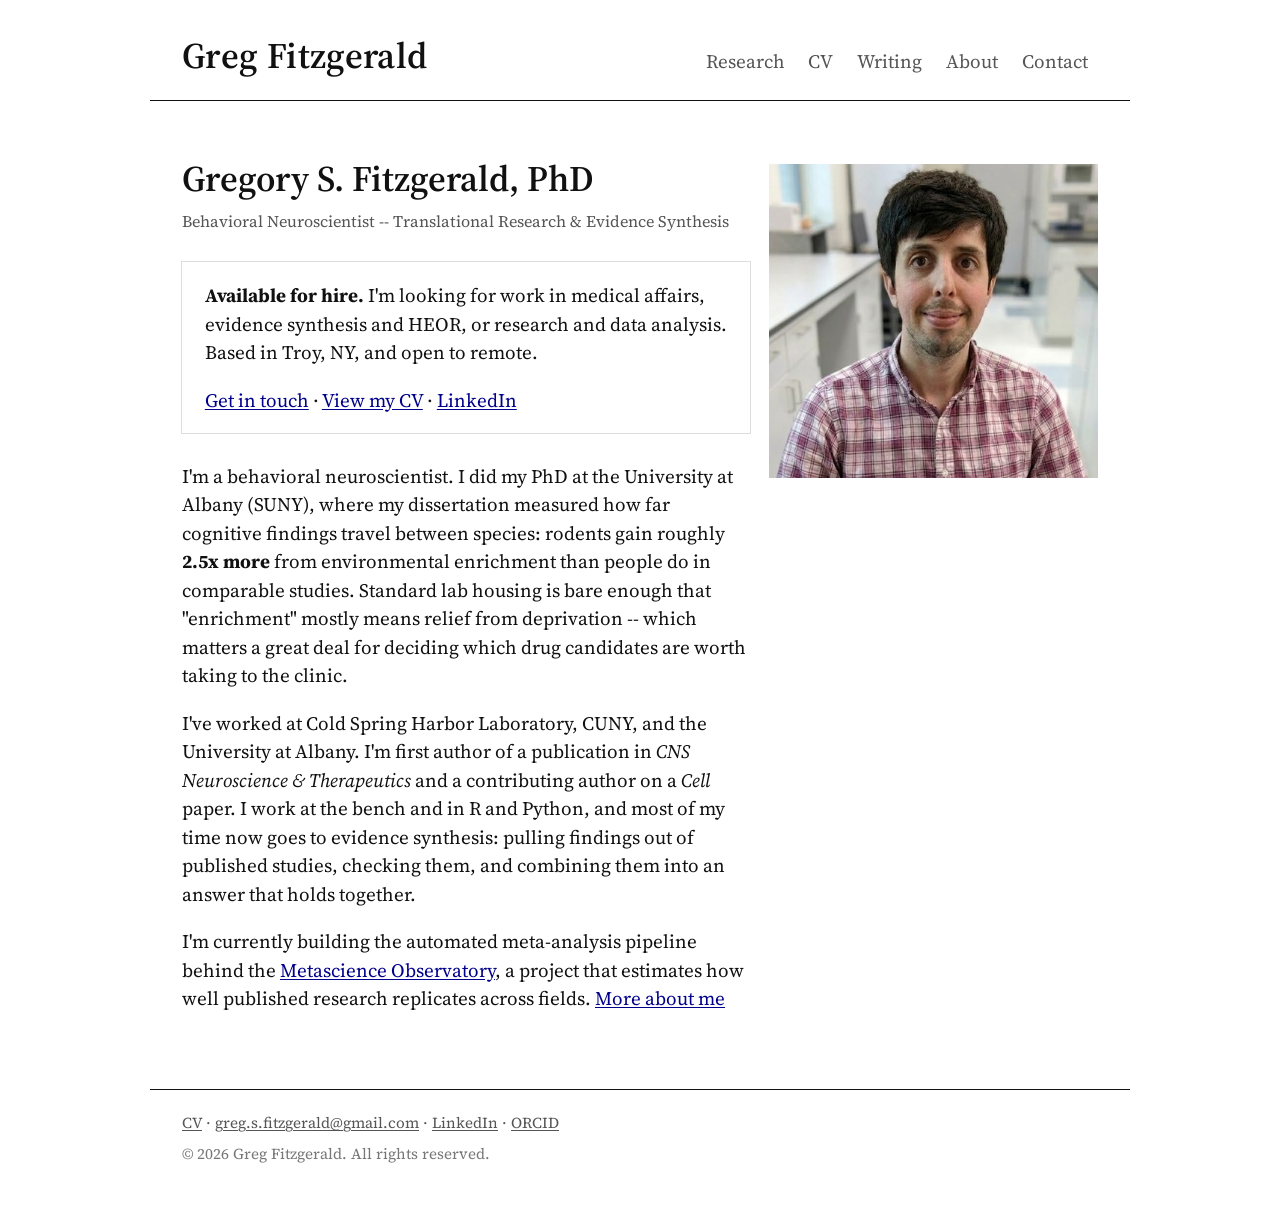
<file: activity.html>
<!DOCTYPE html>
<html lang="en">
<head>
    <meta charset="UTF-8">
    <meta http-equiv="refresh" content="0; url=index.html">
    <link rel="canonical" href="https://greg-fitzgerald.com/index.html">
    <title>Redirecting...</title>
</head>
<body>
    <p>This page has moved. <a href="index.html">Click here</a> if you are not redirected.</p>
</body>
</html>
</file>
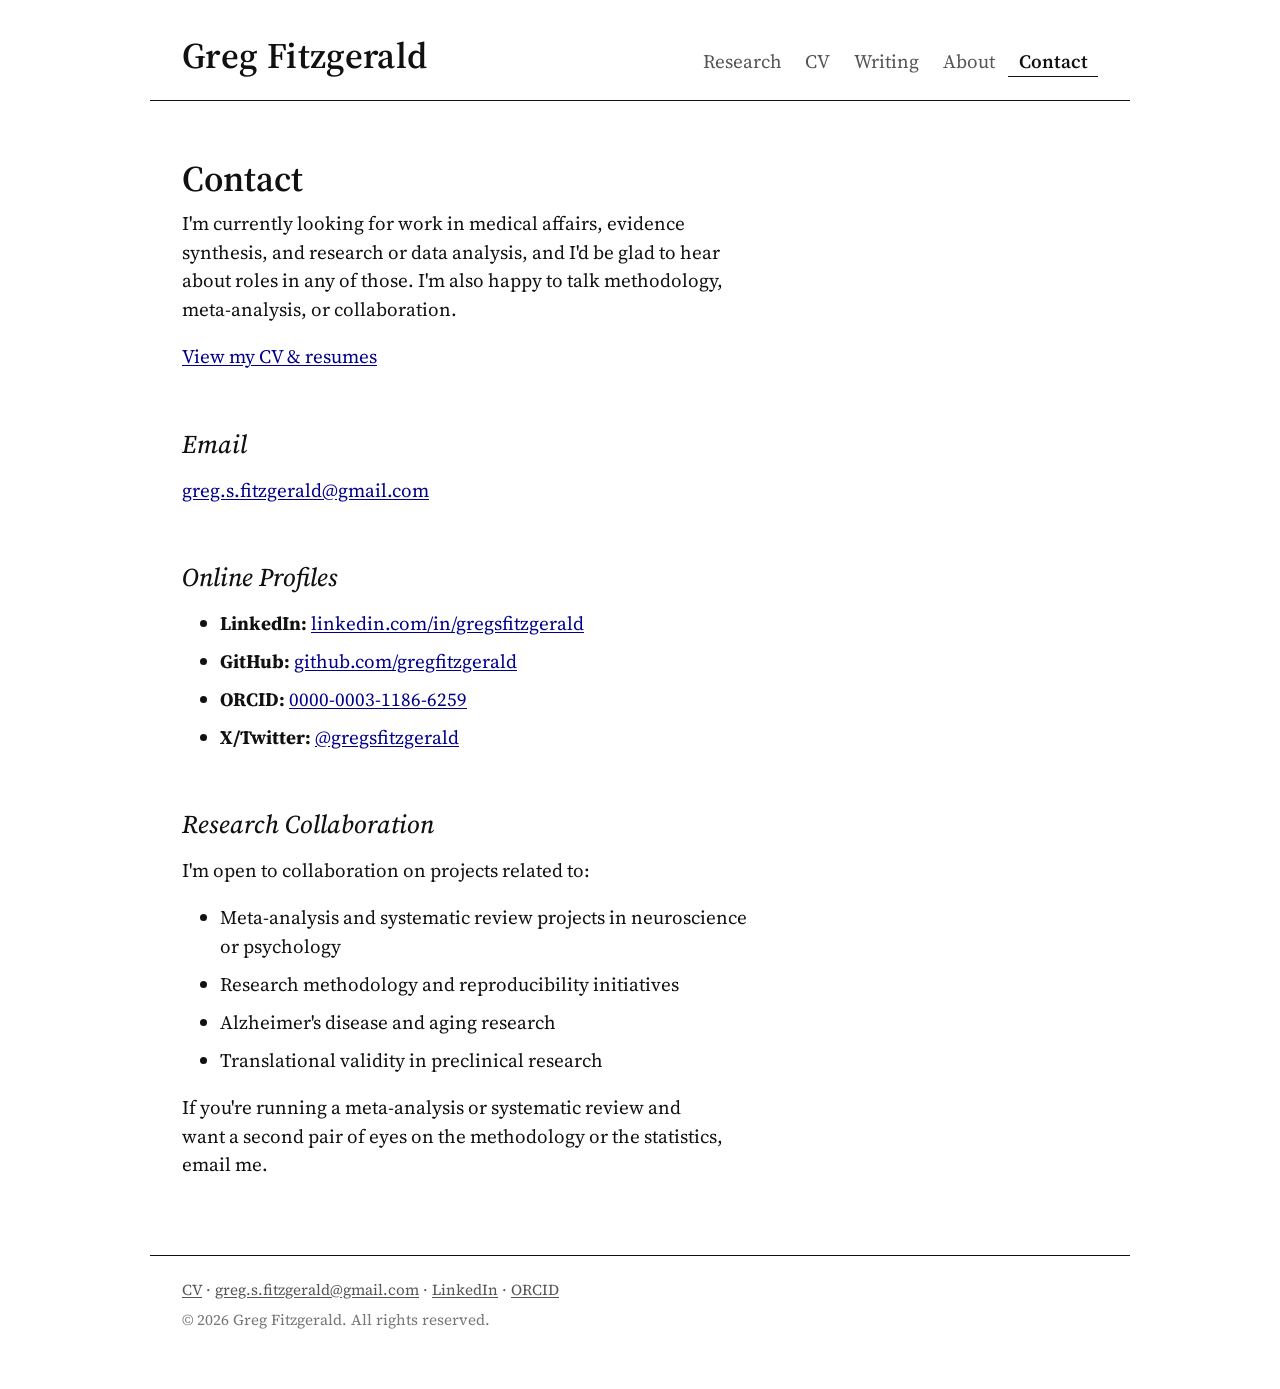
<file: contact.html>
<!DOCTYPE html>
<html lang="en">
<head>
    <meta charset="UTF-8">
    <meta name="viewport" content="width=device-width, initial-scale=1.0">
    <title>Gregory S. Fitzgerald, PhD -⁠- Contact</title>
    <meta name="description" content="Contact Gregory S. Fitzgerald, PhD -- behavioral neuroscientist. Email for research collaboration, tutoring inquiries, or job opportunities.">
    <meta property="og:title" content="Gregory S. Fitzgerald, PhD -- Contact">
    <meta property="og:description" content="Contact Gregory S. Fitzgerald, PhD -- behavioral neuroscientist. Email for research collaboration, tutoring inquiries, or job opportunities.">
    <meta property="og:type" content="website">
    <meta property="og:url" content="https://greg-fitzgerald.com/contact.html">
    <link rel="preconnect" href="https://fonts.googleapis.com">
    <link rel="preconnect" href="https://fonts.gstatic.com" crossorigin>
    <link href="https://fonts.googleapis.com/css2?family=Source+Serif+4:ital,opsz,wght@0,8..60,200..900;1,8..60,200..900&display=swap" rel="stylesheet">
    <link rel="canonical" href="https://greg-fitzgerald.com/contact.html">
    <link rel="stylesheet" href="style.css">
    <link rel="icon" type="image/jpeg" href="favicon.jpg">
</head>
<body>
    <header class="site-header">
        <div class="site-name"><a href="index.html">Greg Fitzgerald</a></div>
        <ul class="site-nav">
            <li><a href="research.html">Research</a></li>
            <li><a href="cv.html">CV</a></li>
            <li><a href="writing.html">Writing</a></li>
            <li><a href="about.html">About</a></li>
            <li><a href="contact.html" aria-current="page">Contact</a></li>
        </ul>
    </header>

    <main class="page">
        <h1>Contact</h1>

        <p>I'm currently looking for work in medical affairs, evidence synthesis, and research or data analysis, and I'd be glad to hear about roles in any of those. I'm also happy to talk methodology, meta-analysis, or collaboration.</p>

        <p><a href="cv.html">View my CV &amp; resumes</a></p>

        <h2>Email</h2>

        <p><a href="mailto:greg.s.fitzgerald@gmail.com">greg.s.fitzgerald@gmail.com</a></p>

        <h2>Online Profiles</h2>

        <ul>
            <li><strong>LinkedIn:</strong> <a href="https://www.linkedin.com/in/gregsfitzgerald" rel="noopener noreferrer">linkedin.com/in/gregsfitzgerald</a></li>
            <li><strong>GitHub:</strong> <a href="https://github.com/gregfitzgerald" rel="noopener noreferrer">github.com/gregfitzgerald</a></li>
            <li><strong>ORCID:</strong> <a href="https://orcid.org/0000-0003-1186-6259" rel="noopener noreferrer">0000-0003-1186-6259</a></li>
            <li><strong>X/Twitter:</strong> <a href="https://x.com/gregsfitzgerald" rel="noopener noreferrer">@gregsfitzgerald</a></li>
        </ul>

        <h2>Research Collaboration</h2>

        <p>I'm open to collaboration on projects related to:</p>

        <ul>
            <li>Meta-analysis and systematic review projects in neuroscience or psychology</li>
            <li>Research methodology and reproducibility initiatives</li>
            <li>Alzheimer's disease and aging research</li>
            <li>Translational validity in preclinical research</li>
        </ul>

        <p>If you're running a meta-analysis or systematic review and want a second pair of eyes on the methodology or the statistics, email me.</p>
    </main>

    <footer class="site-footer">
        <p class="footer-links"><a href="cv.html">CV</a> &middot; <a href="mailto:greg.s.fitzgerald@gmail.com">greg.s.fitzgerald@gmail.com</a> &middot; <a href="https://www.linkedin.com/in/gregsfitzgerald" rel="noopener noreferrer">LinkedIn</a> &middot; <a href="https://orcid.org/0000-0003-1186-6259" rel="noopener noreferrer">ORCID</a></p>
        <p class="footer-copyright">&copy; 2026 Greg Fitzgerald. All rights reserved.</p>
    </footer>
</body>
</html>
</file>
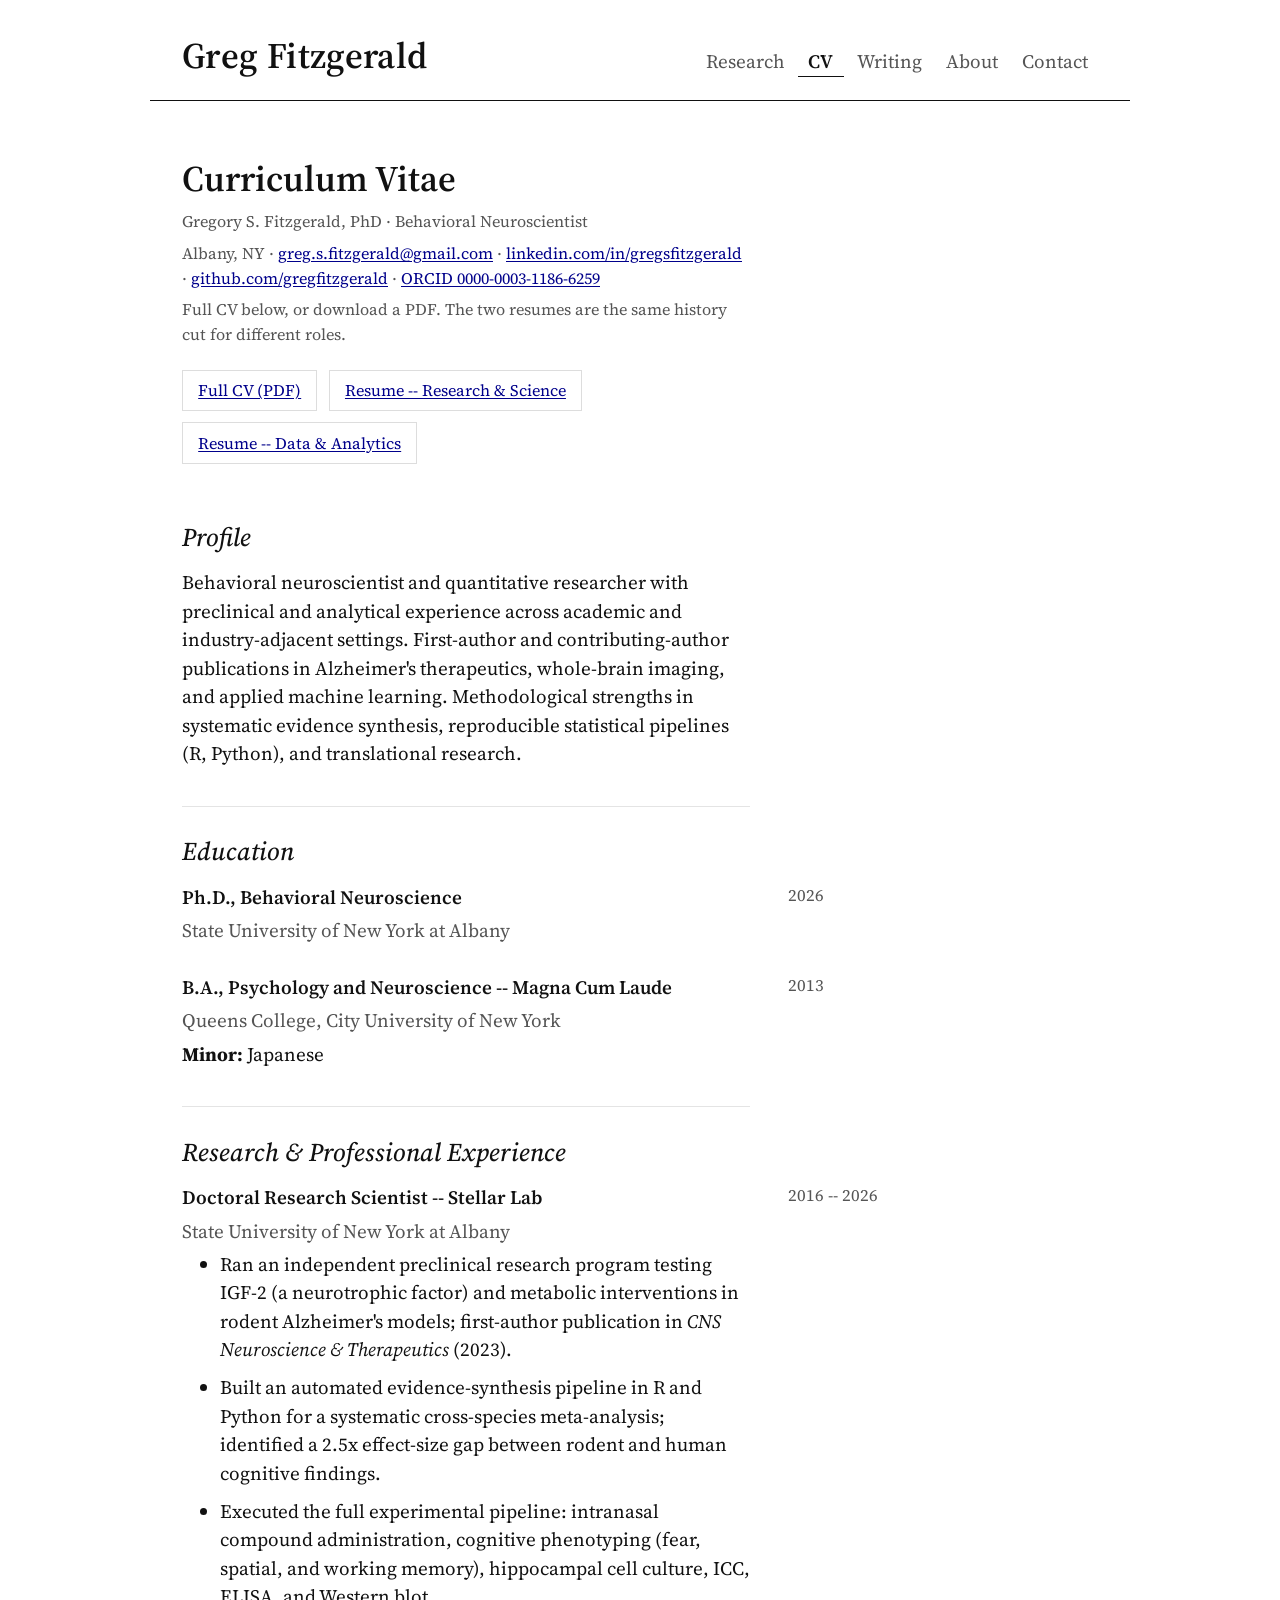
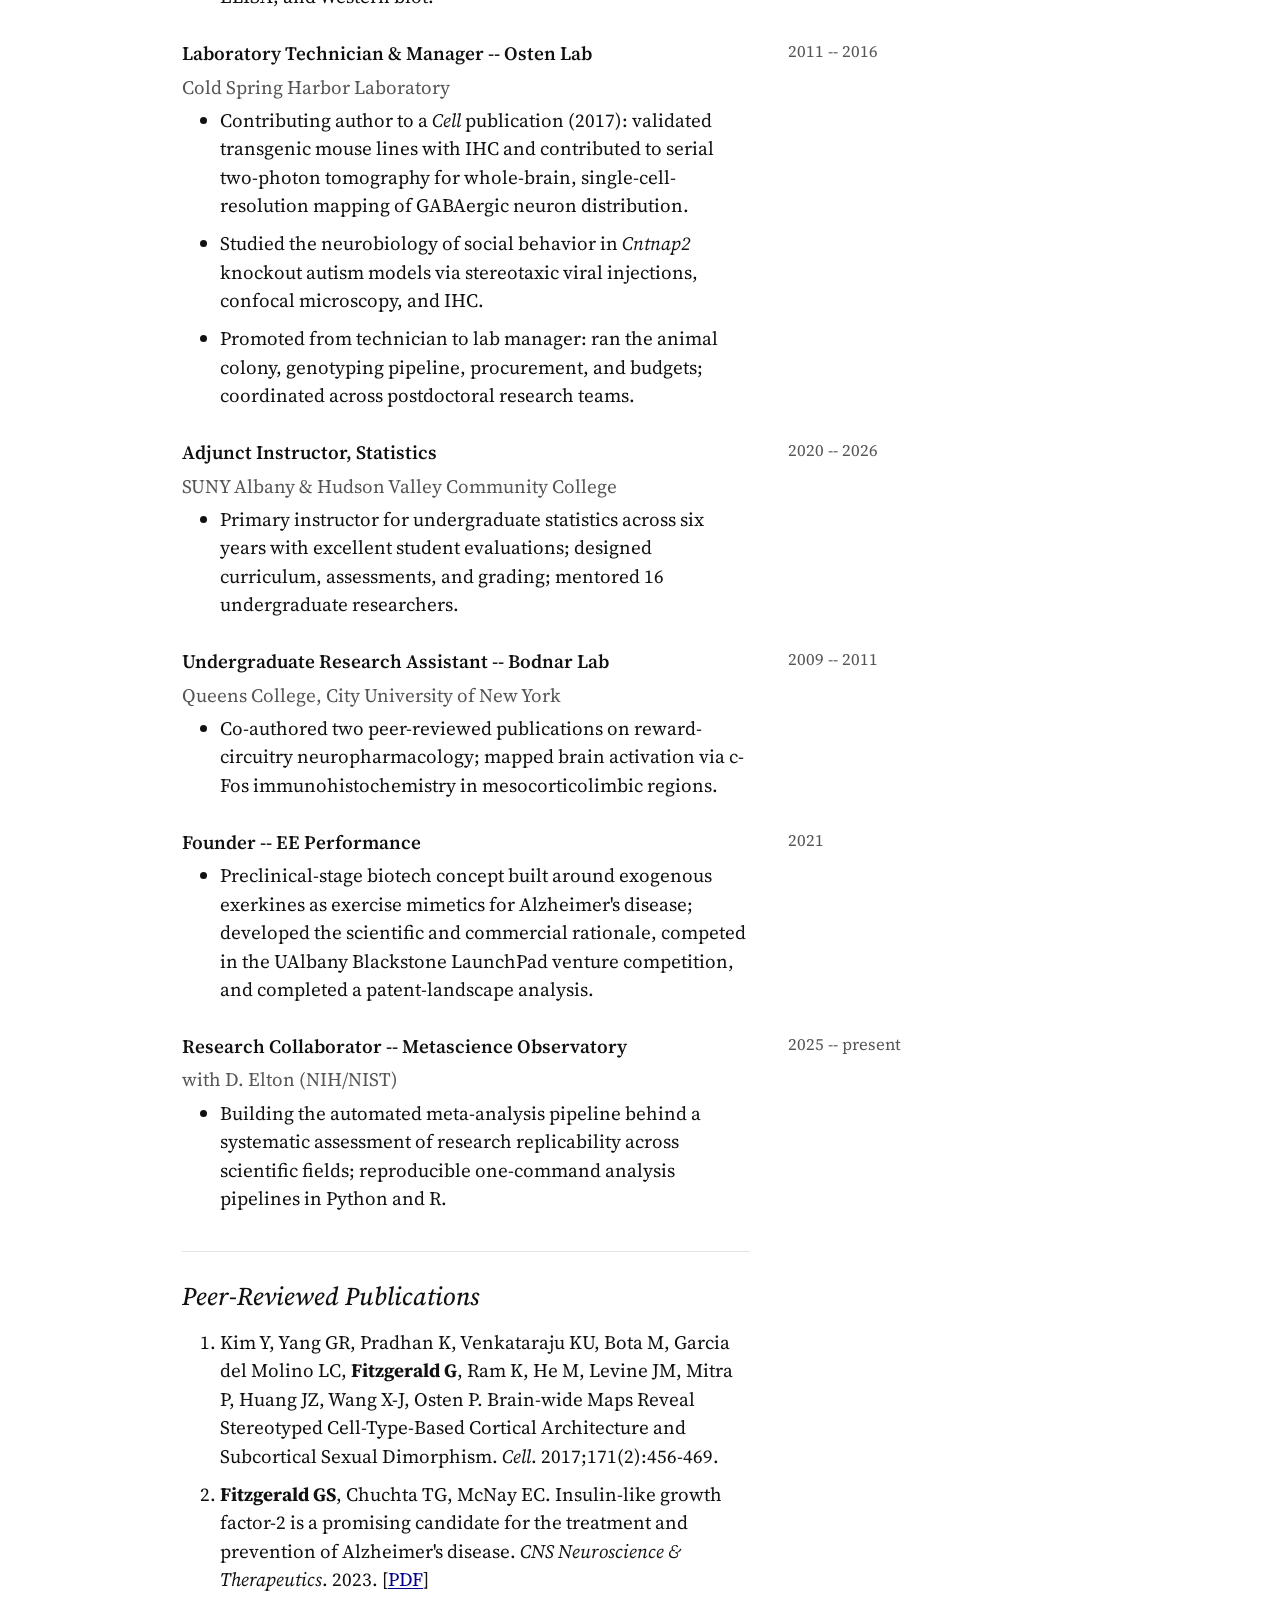
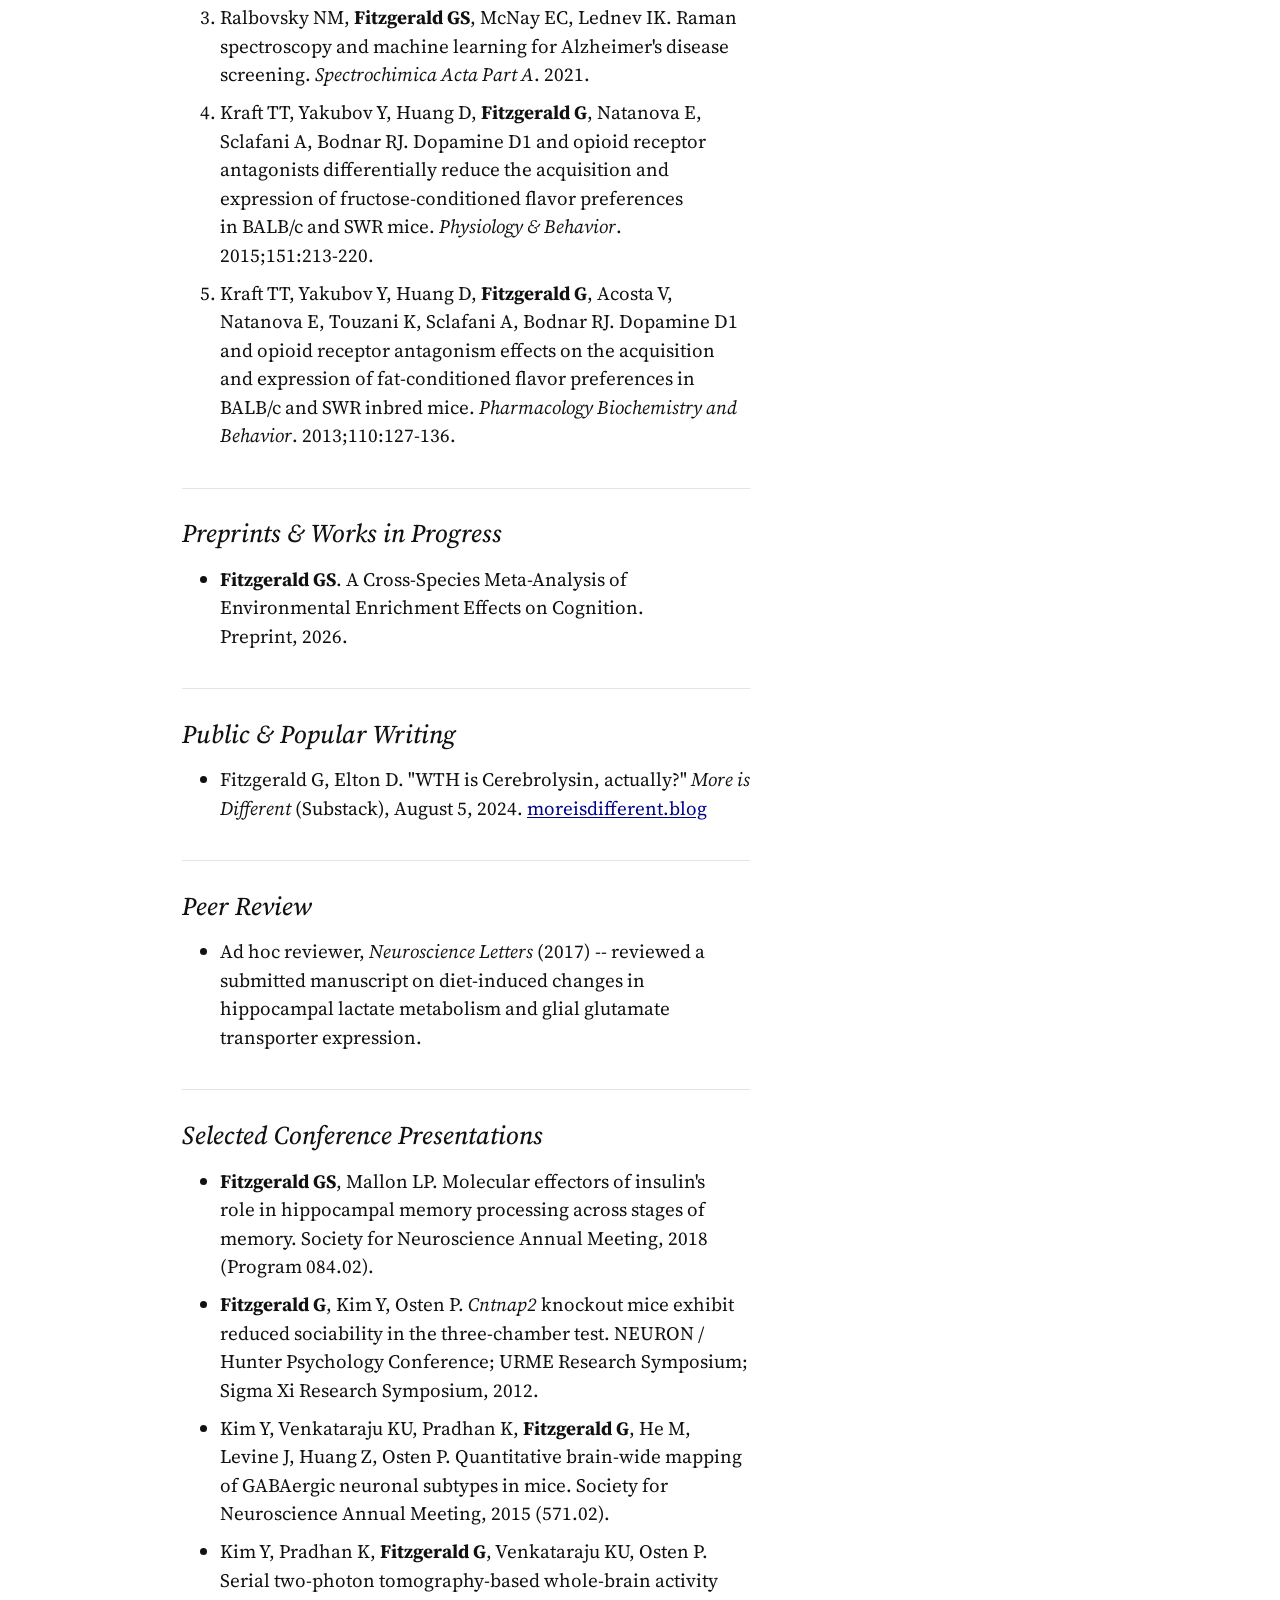
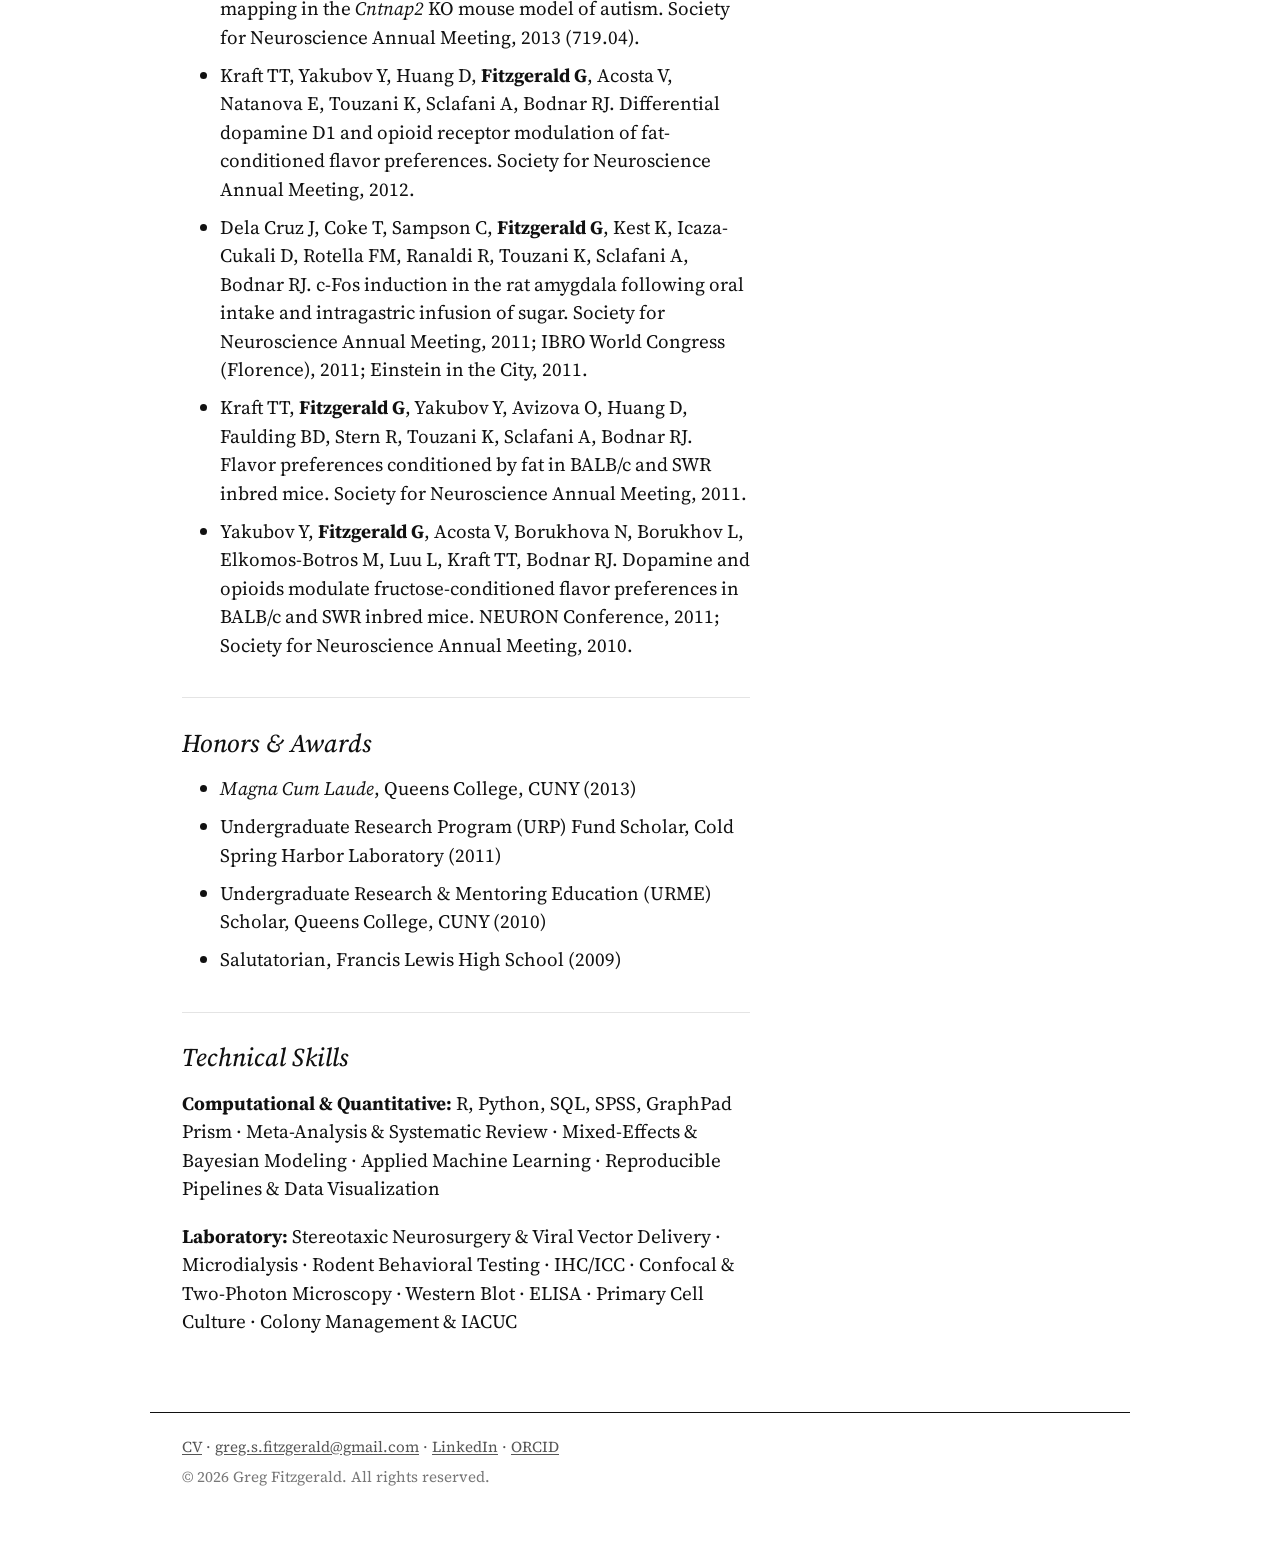
<file: cv.html>
<!DOCTYPE html>
<html lang="en">
<head>
    <meta charset="UTF-8">
    <meta name="viewport" content="width=device-width, initial-scale=1.0">
    <title>Gregory S. Fitzgerald, PhD -⁠- CV</title>
    <meta name="description" content="Curriculum Vitae -- Gregory S. Fitzgerald, PhD, behavioral neuroscientist. PhD in Behavioral Neuroscience, University at Albany (SUNY), 2026.">
    <meta property="og:title" content="Gregory S. Fitzgerald, PhD -- CV">
    <meta property="og:description" content="Curriculum Vitae -- Gregory S. Fitzgerald, PhD, behavioral neuroscientist in translational research and evidence synthesis.">
    <meta property="og:type" content="website">
    <meta property="og:url" content="https://greg-fitzgerald.com/cv.html">
    <link rel="canonical" href="https://greg-fitzgerald.com/cv.html">
    <link rel="preconnect" href="https://fonts.googleapis.com">
    <link rel="preconnect" href="https://fonts.gstatic.com" crossorigin>
    <link href="https://fonts.googleapis.com/css2?family=Source+Serif+4:ital,opsz,wght@0,8..60,200..900;1,8..60,200..900&display=swap" rel="stylesheet">
    <link rel="stylesheet" href="style.css">
    <link rel="icon" type="image/jpeg" href="favicon.jpg">
</head>
<body>
    <header class="site-header">
        <div class="site-name"><a href="index.html">Greg Fitzgerald</a></div>
        <ul class="site-nav">
            <li><a href="research.html">Research</a></li>
            <li><a href="cv.html" aria-current="page">CV</a></li>
            <li><a href="writing.html">Writing</a></li>
            <li><a href="about.html">About</a></li>
            <li><a href="contact.html">Contact</a></li>
        </ul>
    </header>

    <main class="page">
        <h1>Curriculum Vitae</h1>
        <p class="meta">Gregory S. Fitzgerald, PhD &middot; Behavioral Neuroscientist</p>
        <p class="meta">Albany, NY &middot; <a href="mailto:greg.s.fitzgerald@gmail.com">greg.s.fitzgerald@gmail.com</a> &middot; <a href="https://www.linkedin.com/in/gregsfitzgerald" rel="noopener noreferrer">linkedin.com/in/gregsfitzgerald</a> &middot; <a href="https://github.com/gregfitzgerald" rel="noopener noreferrer">github.com/gregfitzgerald</a> &middot; <a href="https://orcid.org/0000-0003-1186-6259" rel="noopener noreferrer">ORCID 0000-0003-1186-6259</a></p>

        <p class="meta">Full CV below, or download a PDF. The two resumes are the same history cut for different roles.</p>

        <p class="download-links">
            <a class="download-link" href="files/Gregory_Fitzgerald_CV.pdf">Full CV (PDF)</a>
            <a class="download-link" href="files/Gregory_Fitzgerald_Resume_Science.pdf">Resume -⁠- Research &amp; Science</a>
            <a class="download-link" href="files/Gregory_Fitzgerald_Resume_Data.pdf">Resume -⁠- Data &amp; Analytics</a>
        </p>

        <section class="cv-section">
            <h2>Profile</h2>
            <p>Behavioral neuroscientist and quantitative researcher with preclinical and analytical experience across academic and industry-adjacent settings. First-author and contributing-author publications in Alzheimer's therapeutics, whole-brain imaging, and applied machine learning. Methodological strengths in systematic evidence synthesis, reproducible statistical pipelines (R, Python), and translational research.</p>
        </section>

        <section class="cv-section">
            <h2>Education</h2>

            <div class="cv-entry">
                <div class="cv-entry-header">
                    <span class="cv-title">Ph.D., Behavioral Neuroscience</span>
                    <span class="cv-date">2026</span>
                </div>
                <div class="cv-organization">State University of New York at Albany</div>
            </div>

            <div class="cv-entry">
                <div class="cv-entry-header">
                    <span class="cv-title">B.A., Psychology and Neuroscience -⁠- Magna Cum Laude</span>
                    <span class="cv-date">2013</span>
                </div>
                <div class="cv-organization">Queens College, City University of New York</div>
                <p><strong>Minor:</strong> Japanese</p>
            </div>
        </section>

        <section class="cv-section">
            <h2>Research &amp; Professional Experience</h2>

            <div class="cv-entry">
                <div class="cv-entry-header">
                    <span class="cv-title">Doctoral Research Scientist -⁠- Stellar Lab</span>
                    <span class="cv-date">2016 -⁠- 2026</span>
                </div>
                <div class="cv-organization">State University of New York at Albany</div>
                <ul>
                    <li>Ran an independent preclinical research program testing IGF-2 (a neurotrophic factor) and metabolic interventions in rodent Alzheimer's models; first-author publication in <em>CNS Neuroscience &amp; Therapeutics</em> (2023).</li>
                    <li>Built an automated evidence-synthesis pipeline in R and Python for a systematic cross-species meta-analysis; identified a 2.5x effect-size gap between rodent and human cognitive findings.</li>
                    <li>Executed the full experimental pipeline: intranasal compound administration, cognitive phenotyping (fear, spatial, and working memory), hippocampal cell culture, ICC, ELISA, and Western blot.</li>
                </ul>
            </div>

            <div class="cv-entry">
                <div class="cv-entry-header">
                    <span class="cv-title">Laboratory Technician &amp; Manager -⁠- Osten Lab</span>
                    <span class="cv-date">2011 -⁠- 2016</span>
                </div>
                <div class="cv-organization">Cold Spring Harbor Laboratory</div>
                <ul>
                    <li>Contributing author to a <em>Cell</em> publication (2017): validated transgenic mouse lines with IHC and contributed to serial two-photon tomography for whole-brain, single-cell-resolution mapping of GABAergic neuron distribution.</li>
                    <li>Studied the neurobiology of social behavior in <em>Cntnap2</em> knockout autism models via stereotaxic viral injections, confocal microscopy, and IHC.</li>
                    <li>Promoted from technician to lab manager: ran the animal colony, genotyping pipeline, procurement, and budgets; coordinated across postdoctoral research teams.</li>
                </ul>
            </div>

            <div class="cv-entry">
                <div class="cv-entry-header">
                    <span class="cv-title">Adjunct Instructor, Statistics</span>
                    <span class="cv-date">2020 -⁠- 2026</span>
                </div>
                <div class="cv-organization">SUNY Albany &amp; Hudson Valley Community College</div>
                <ul>
                    <li>Primary instructor for undergraduate statistics across six years with excellent student evaluations; designed curriculum, assessments, and grading; mentored 16 undergraduate researchers.</li>
                </ul>
            </div>

            <div class="cv-entry">
                <div class="cv-entry-header">
                    <span class="cv-title">Undergraduate Research Assistant -⁠- Bodnar Lab</span>
                    <span class="cv-date">2009 -⁠- 2011</span>
                </div>
                <div class="cv-organization">Queens College, City University of New York</div>
                <ul>
                    <li>Co-authored two peer-reviewed publications on reward-circuitry neuropharmacology; mapped brain activation via c-Fos immunohistochemistry in mesocorticolimbic regions.</li>
                </ul>
            </div>

            <div class="cv-entry">
                <div class="cv-entry-header">
                    <span class="cv-title">Founder -⁠- EE Performance</span>
                    <span class="cv-date">2021</span>
                </div>
                <ul>
                    <li>Preclinical-stage biotech concept built around exogenous exerkines as exercise mimetics for Alzheimer's disease; developed the scientific and commercial rationale, competed in the UAlbany Blackstone LaunchPad venture competition, and completed a patent-landscape analysis.</li>
                </ul>
            </div>

            <div class="cv-entry">
                <div class="cv-entry-header">
                    <span class="cv-title">Research Collaborator -⁠- Metascience Observatory</span>
                    <span class="cv-date">2025 -⁠- present</span>
                </div>
                <div class="cv-organization">with D. Elton (NIH/NIST)</div>
                <ul>
                    <li>Building the automated meta-analysis pipeline behind a systematic assessment of research replicability across scientific fields; reproducible one-command analysis pipelines in Python and R.</li>
                </ul>
            </div>
        </section>

        <section class="cv-section">
            <h2>Peer-Reviewed Publications</h2>
            <ol>
                <li>Kim Y, Yang GR, Pradhan K, Venkataraju KU, Bota M, Garcia del Molino LC, <strong>Fitzgerald G</strong>, Ram K, He M, Levine JM, Mitra P, Huang JZ, Wang X-J, Osten P. Brain-wide Maps Reveal Stereotyped Cell-Type-Based Cortical Architecture and Subcortical Sexual Dimorphism. <em>Cell</em>. 2017;171(2):456-469.</li>
                <li><strong>Fitzgerald GS</strong>, Chuchta TG, McNay EC. Insulin-like growth factor-2 is a promising candidate for the treatment and prevention of Alzheimer's disease. <em>CNS Neuroscience &amp; Therapeutics</em>. 2023. [<a href="files/fitzgerald-2023-igf2-alzheimers.pdf">PDF</a>]</li>
                <li>Ralbovsky NM, <strong>Fitzgerald GS</strong>, McNay EC, Lednev IK. Raman spectroscopy and machine learning for Alzheimer's disease screening. <em>Spectrochimica Acta Part A</em>. 2021.</li>
                <li>Kraft TT, Yakubov Y, Huang D, <strong>Fitzgerald G</strong>, Natanova E, Sclafani A, Bodnar RJ. Dopamine D1 and opioid receptor antagonists differentially reduce the acquisition and expression of fructose-conditioned flavor preferences in BALB/c and SWR mice. <em>Physiology &amp; Behavior</em>. 2015;151:213-220.</li>
                <li>Kraft TT, Yakubov Y, Huang D, <strong>Fitzgerald G</strong>, Acosta V, Natanova E, Touzani K, Sclafani A, Bodnar RJ. Dopamine D1 and opioid receptor antagonism effects on the acquisition and expression of fat-conditioned flavor preferences in BALB/c and SWR inbred mice. <em>Pharmacology Biochemistry and Behavior</em>. 2013;110:127-136.</li>
            </ol>
        </section>

        <section class="cv-section">
            <h2>Preprints &amp; Works in Progress</h2>
            <ul>
                <li><strong>Fitzgerald GS</strong>. A Cross-Species Meta-Analysis of Environmental Enrichment Effects on Cognition. Preprint, 2026.</li>
            </ul>
        </section>

        <section class="cv-section">
            <h2>Public &amp; Popular Writing</h2>
            <ul>
                <li>Fitzgerald G, Elton D. "WTH is Cerebrolysin, actually?" <em>More is Different</em> (Substack), August 5, 2024. <a href="https://moreisdifferent.blog/p/wth-is-cerebrolysin-actually" rel="noopener noreferrer">moreisdifferent.blog</a></li>
            </ul>
        </section>

        <section class="cv-section">
            <h2>Peer Review</h2>
            <ul>
                <li>Ad hoc reviewer, <em>Neuroscience Letters</em> (2017) -⁠- reviewed a submitted manuscript on diet-induced changes in hippocampal lactate metabolism and glial glutamate transporter expression.</li>
            </ul>
        </section>

        <section class="cv-section">
            <h2>Selected Conference Presentations</h2>
            <ul>
                <li><strong>Fitzgerald GS</strong>, Mallon LP. Molecular effectors of insulin's role in hippocampal memory processing across stages of memory. Society for Neuroscience Annual Meeting, 2018 (Program 084.02).</li>
                <li><strong>Fitzgerald G</strong>, Kim Y, Osten P. <em>Cntnap2</em> knockout mice exhibit reduced sociability in the three-chamber test. NEURON / Hunter Psychology Conference; URME Research Symposium; Sigma Xi Research Symposium, 2012.</li>
                <li>Kim Y, Venkataraju KU, Pradhan K, <strong>Fitzgerald G</strong>, He M, Levine J, Huang Z, Osten P. Quantitative brain-wide mapping of GABAergic neuronal subtypes in mice. Society for Neuroscience Annual Meeting, 2015 (571.02).</li>
                <li>Kim Y, Pradhan K, <strong>Fitzgerald G</strong>, Venkataraju KU, Osten P. Serial two-photon tomography-based whole-brain activity mapping in the <em>Cntnap2</em> KO mouse model of autism. Society for Neuroscience Annual Meeting, 2013 (719.04).</li>
                <li>Kraft TT, Yakubov Y, Huang D, <strong>Fitzgerald G</strong>, Acosta V, Natanova E, Touzani K, Sclafani A, Bodnar RJ. Differential dopamine D1 and opioid receptor modulation of fat-conditioned flavor preferences. Society for Neuroscience Annual Meeting, 2012.</li>
                <li>Dela Cruz J, Coke T, Sampson C, <strong>Fitzgerald G</strong>, Kest K, Icaza-Cukali D, Rotella FM, Ranaldi R, Touzani K, Sclafani A, Bodnar RJ. c-Fos induction in the rat amygdala following oral intake and intragastric infusion of sugar. Society for Neuroscience Annual Meeting, 2011; IBRO World Congress (Florence), 2011; Einstein in the City, 2011.</li>
                <li>Kraft TT, <strong>Fitzgerald G</strong>, Yakubov Y, Avizova O, Huang D, Faulding BD, Stern R, Touzani K, Sclafani A, Bodnar RJ. Flavor preferences conditioned by fat in BALB/c and SWR inbred mice. Society for Neuroscience Annual Meeting, 2011.</li>
                <li>Yakubov Y, <strong>Fitzgerald G</strong>, Acosta V, Borukhova N, Borukhov L, Elkomos-Botros M, Luu L, Kraft TT, Bodnar RJ. Dopamine and opioids modulate fructose-conditioned flavor preferences in BALB/c and SWR inbred mice. NEURON Conference, 2011; Society for Neuroscience Annual Meeting, 2010.</li>
            </ul>
        </section>

        <section class="cv-section">
            <h2>Honors &amp; Awards</h2>
            <ul>
                <li><em>Magna Cum Laude</em>, Queens College, CUNY (2013)</li>
                <li>Undergraduate Research Program (URP) Fund Scholar, Cold Spring Harbor Laboratory (2011)</li>
                <li>Undergraduate Research &amp; Mentoring Education (URME) Scholar, Queens College, CUNY (2010)</li>
                <li>Salutatorian, Francis Lewis High School (2009)</li>
            </ul>
        </section>

        <section class="cv-section">
            <h2>Technical Skills</h2>
            <p><strong>Computational &amp; Quantitative:</strong> R, Python, SQL, SPSS, GraphPad Prism &middot; Meta-Analysis &amp; Systematic Review &middot; Mixed-Effects &amp; Bayesian Modeling &middot; Applied Machine Learning &middot; Reproducible Pipelines &amp; Data Visualization</p>
            <p><strong>Laboratory:</strong> Stereotaxic Neurosurgery &amp; Viral Vector Delivery &middot; Microdialysis &middot; Rodent Behavioral Testing &middot; IHC/ICC &middot; Confocal &amp; Two-Photon Microscopy &middot; Western Blot &middot; ELISA &middot; Primary Cell Culture &middot; Colony Management &amp; IACUC</p>
        </section>
    </main>

    <footer class="site-footer">
        <p class="footer-links"><a href="cv.html">CV</a> &middot; <a href="mailto:greg.s.fitzgerald@gmail.com">greg.s.fitzgerald@gmail.com</a> &middot; <a href="https://www.linkedin.com/in/gregsfitzgerald" rel="noopener noreferrer">LinkedIn</a> &middot; <a href="https://orcid.org/0000-0003-1186-6259" rel="noopener noreferrer">ORCID</a></p>
        <p class="footer-copyright">&copy; 2026 Greg Fitzgerald. All rights reserved.</p>
    </footer>
</body>
</html>
</file>
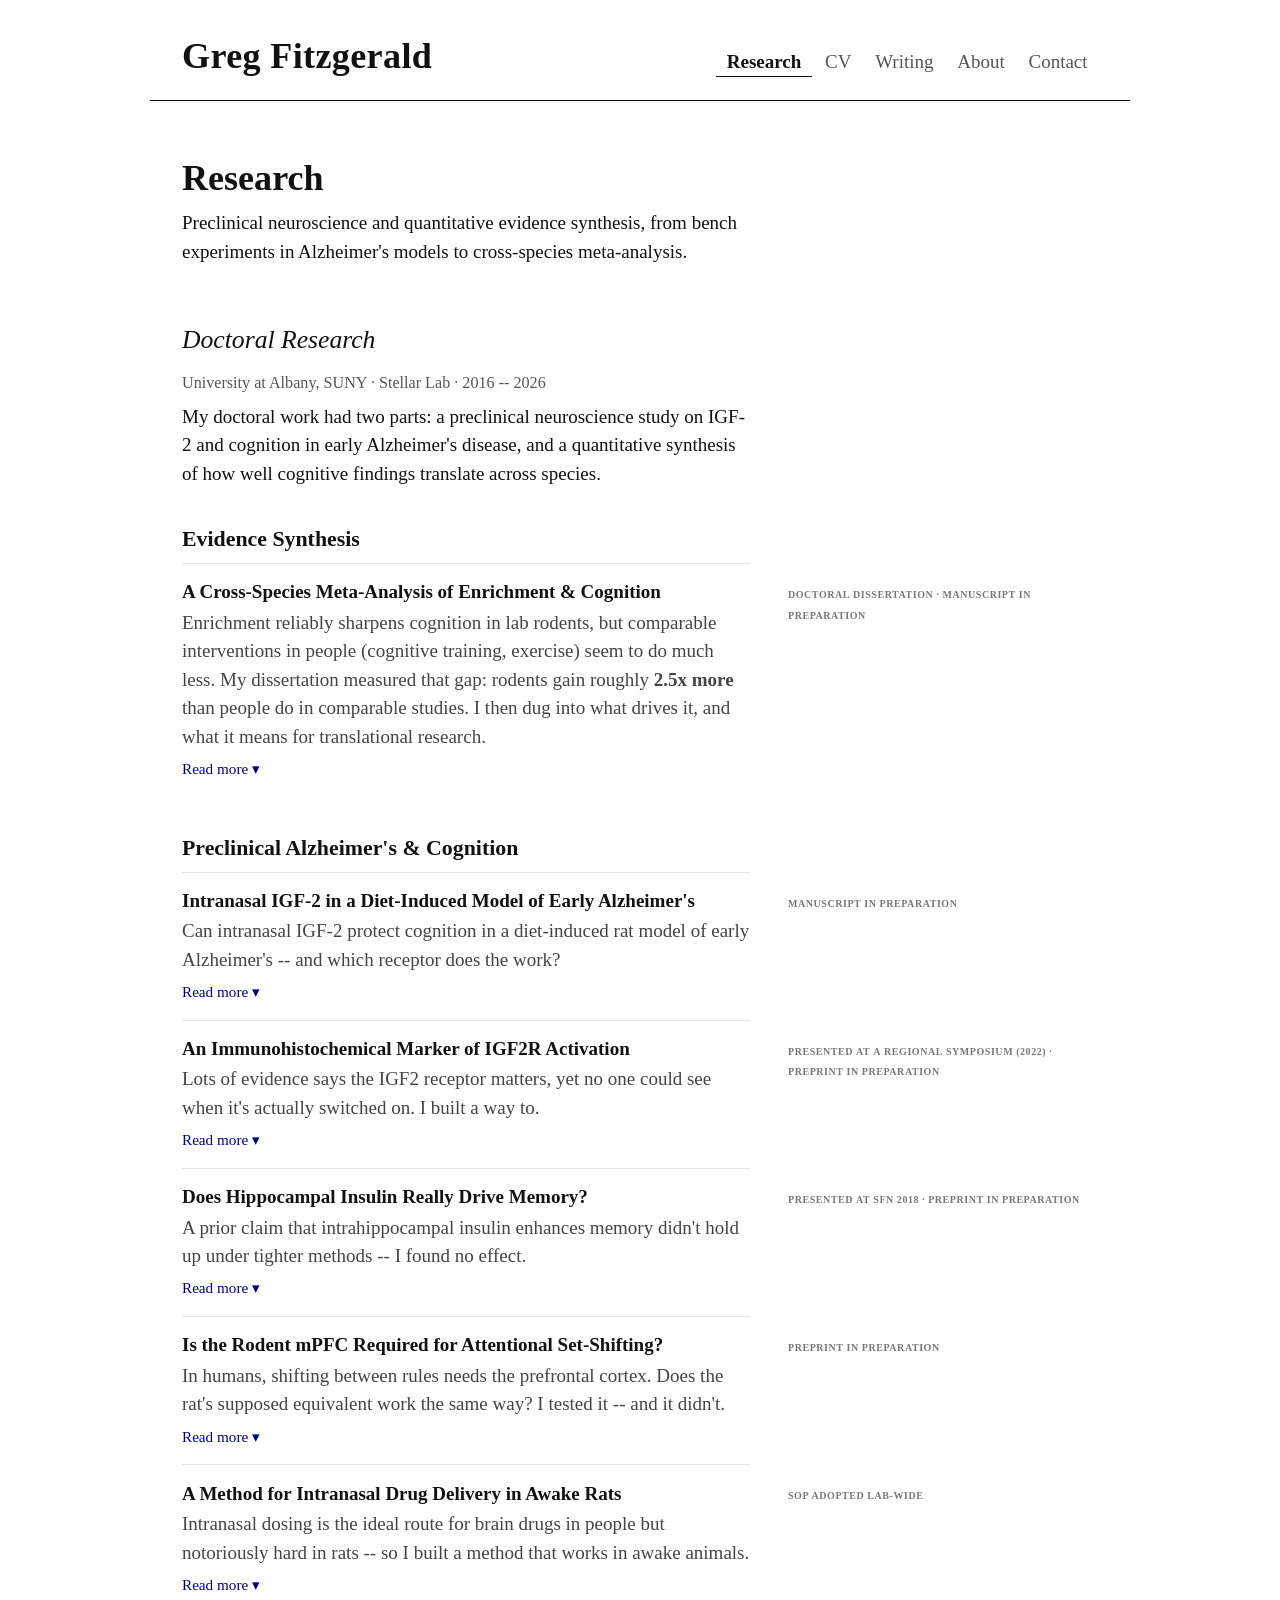
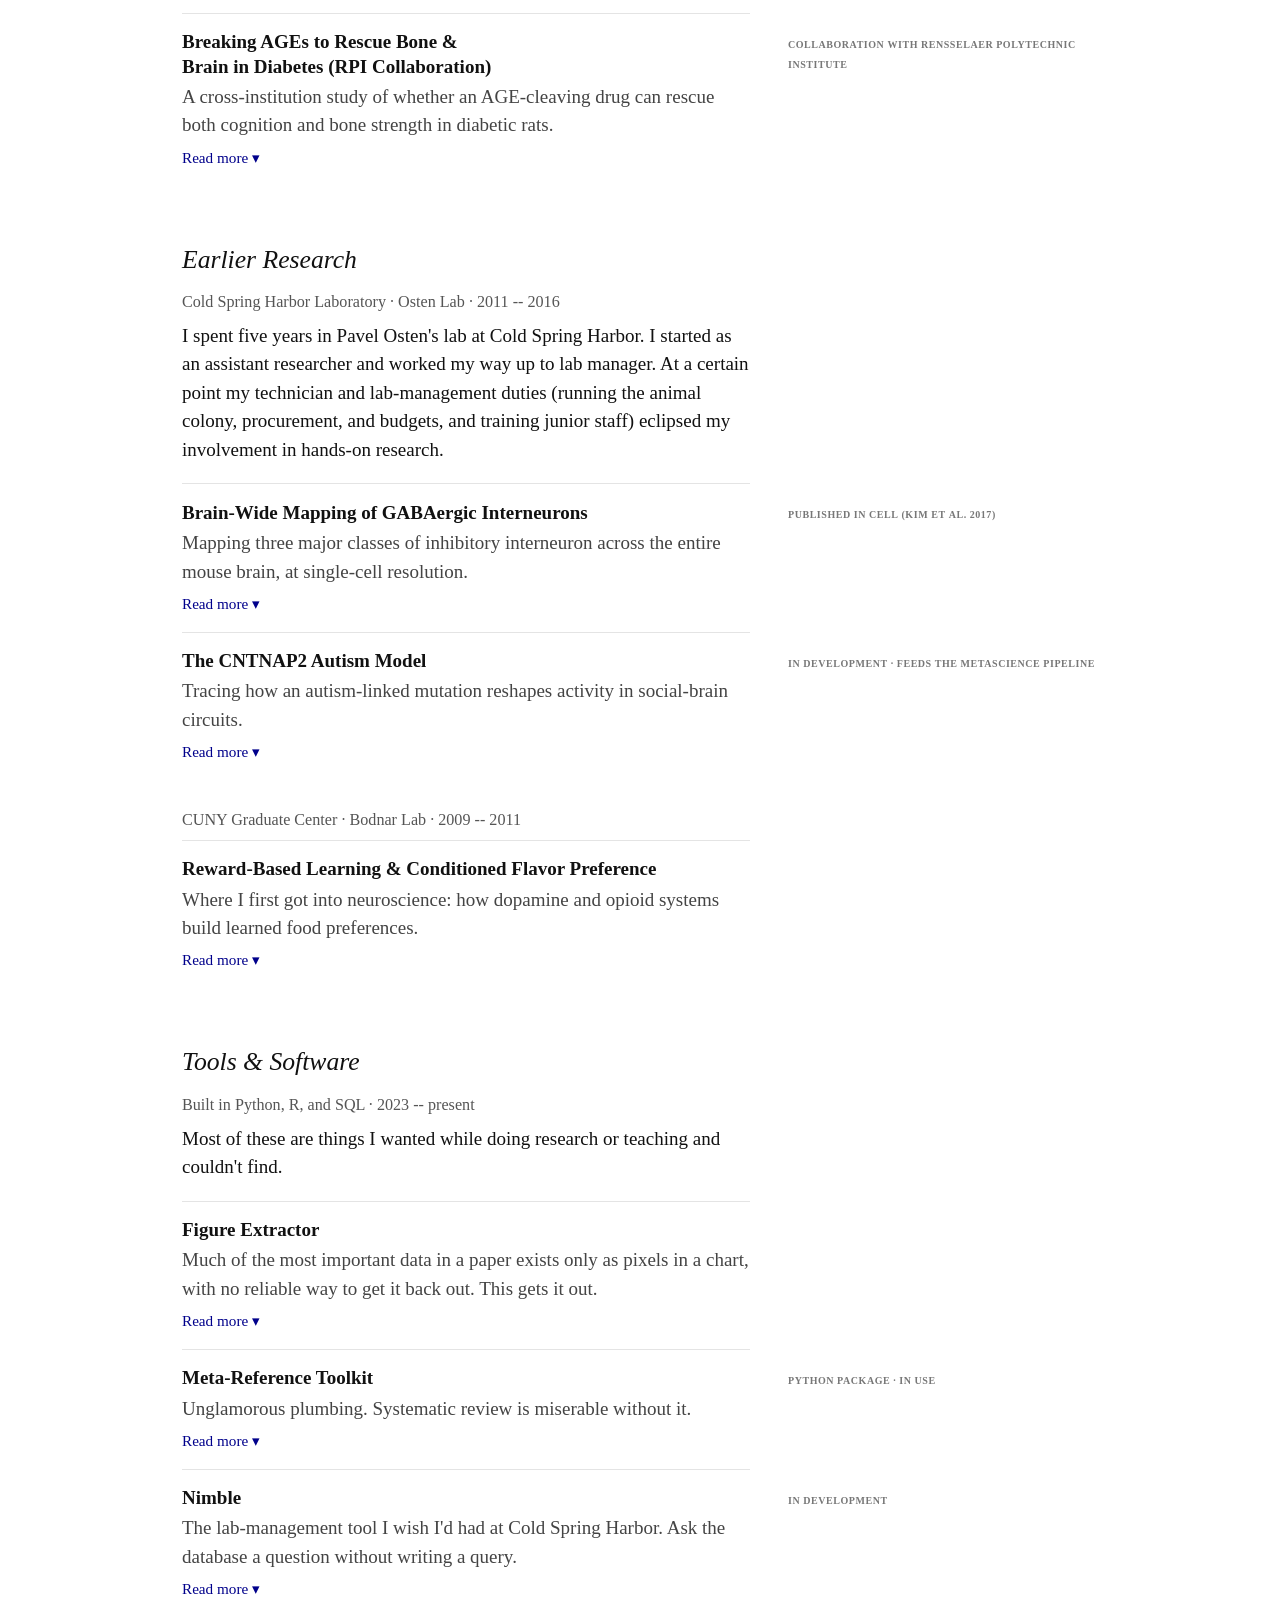
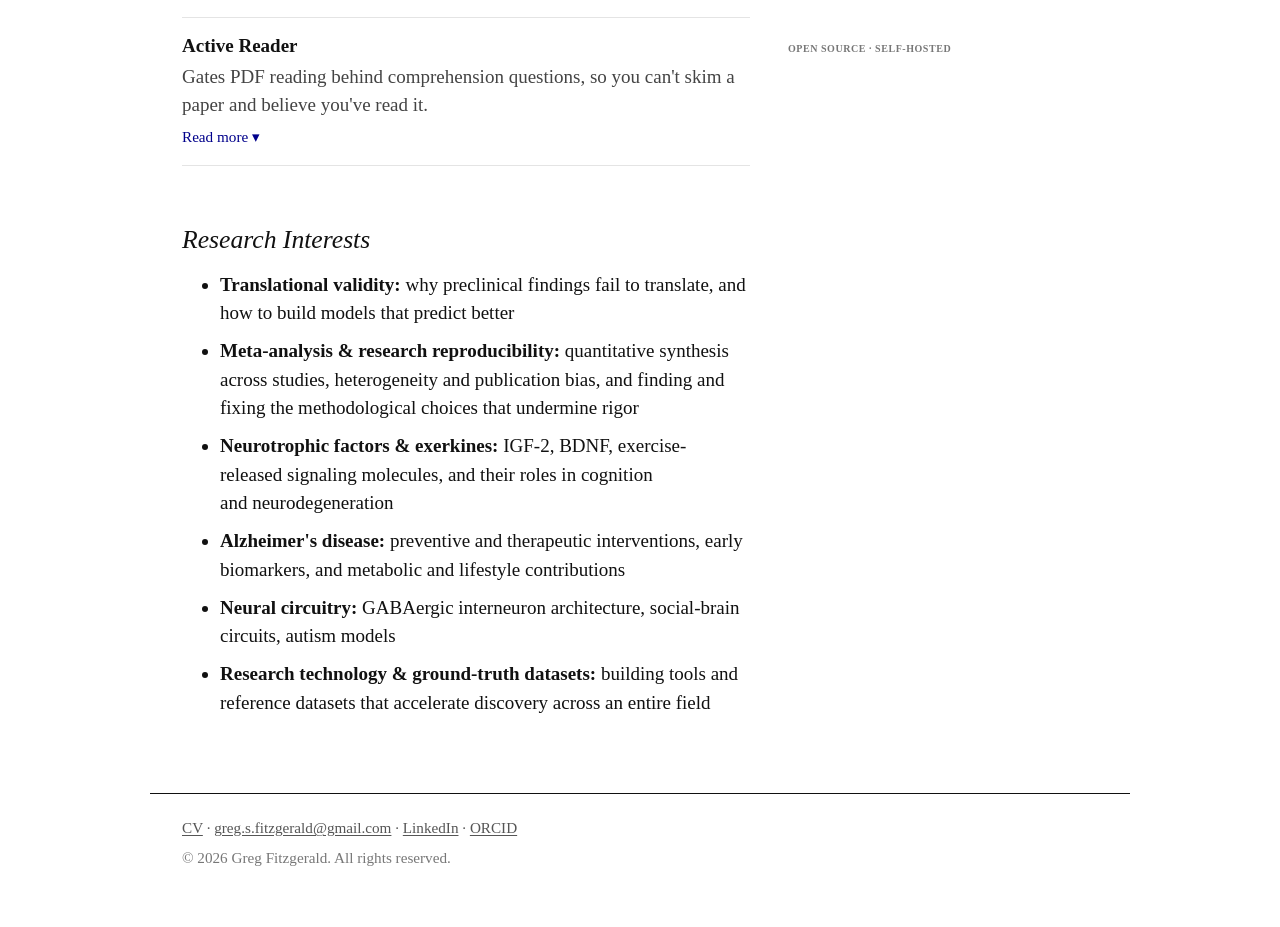
<file: projects.html>
<!DOCTYPE html>
<html lang="en">
<head>
    <meta charset="UTF-8">
    <meta http-equiv="refresh" content="0; url=research.html">
    <link rel="canonical" href="https://greg-fitzgerald.com/research.html">
    <title>Redirecting...</title>
</head>
<body>
    <p>This page has moved. <a href="research.html">Click here</a> if you are not redirected.</p>
</body>
</html>
</file>
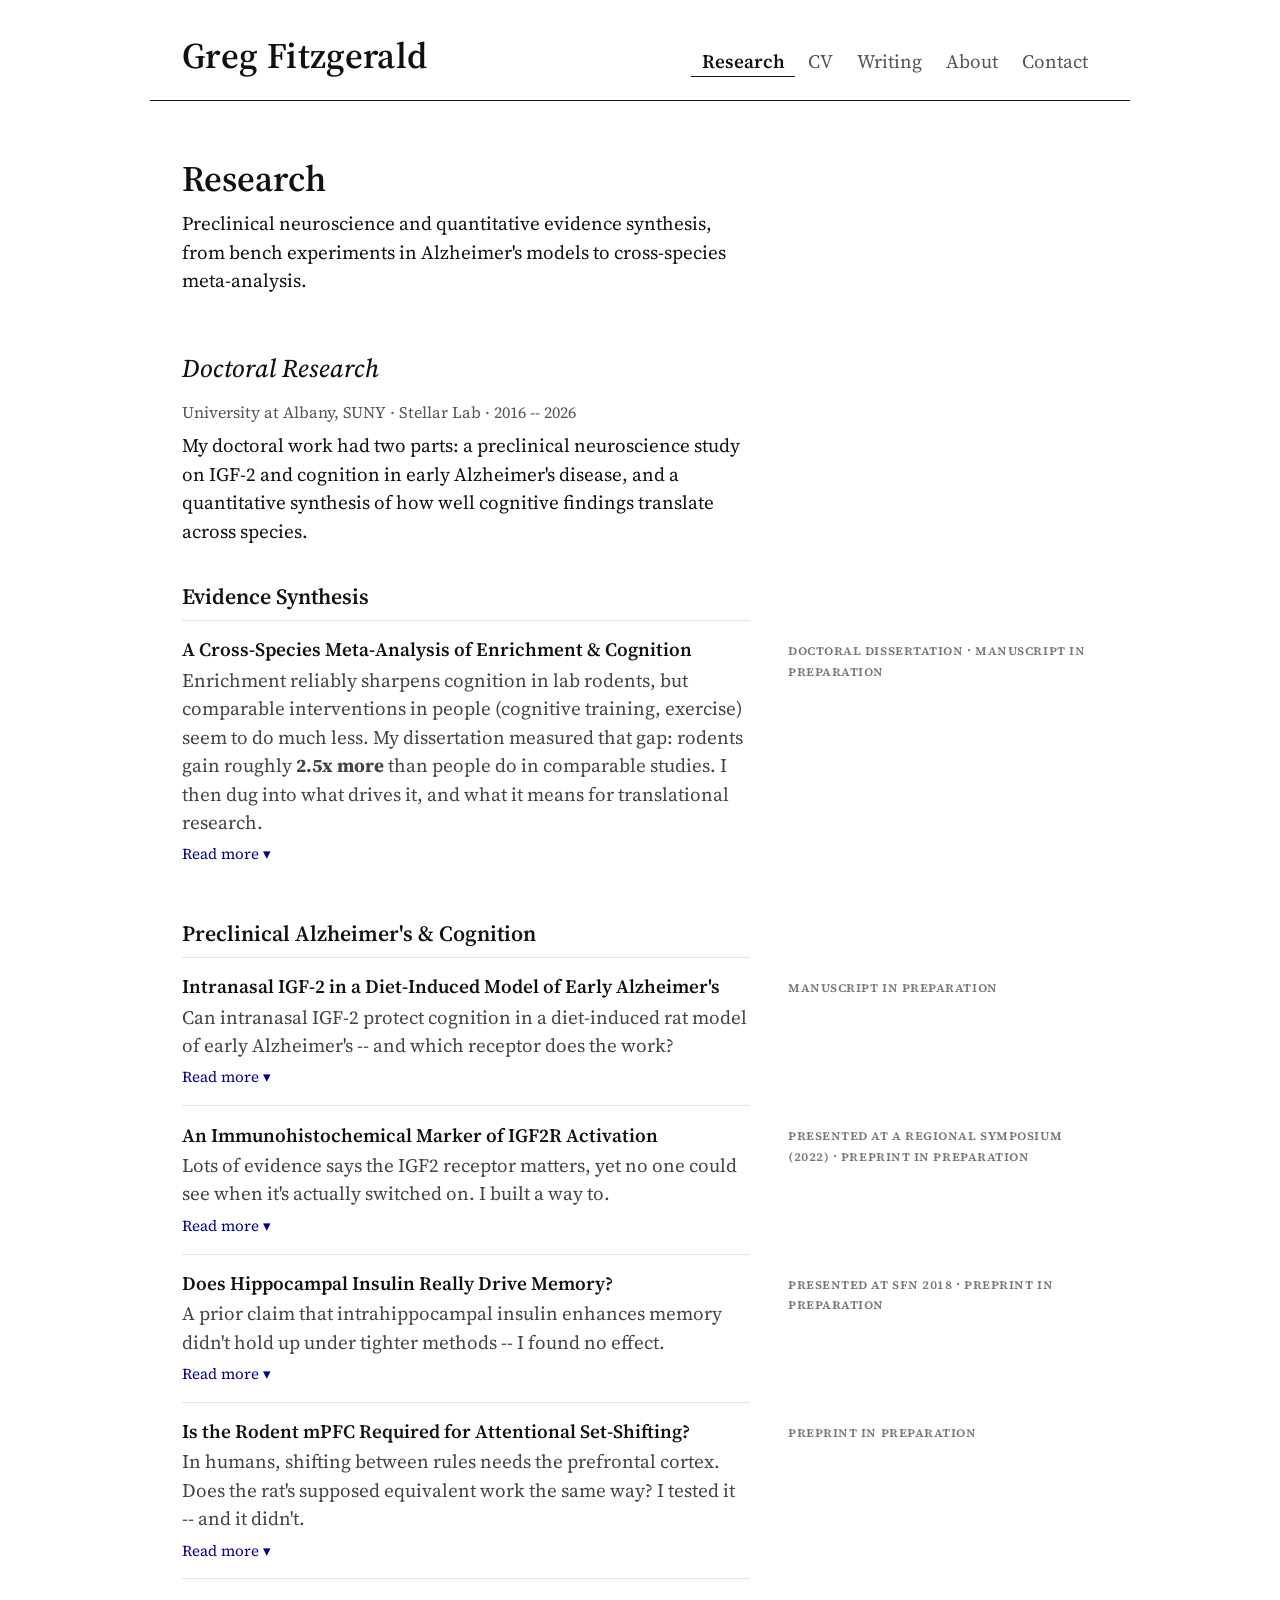
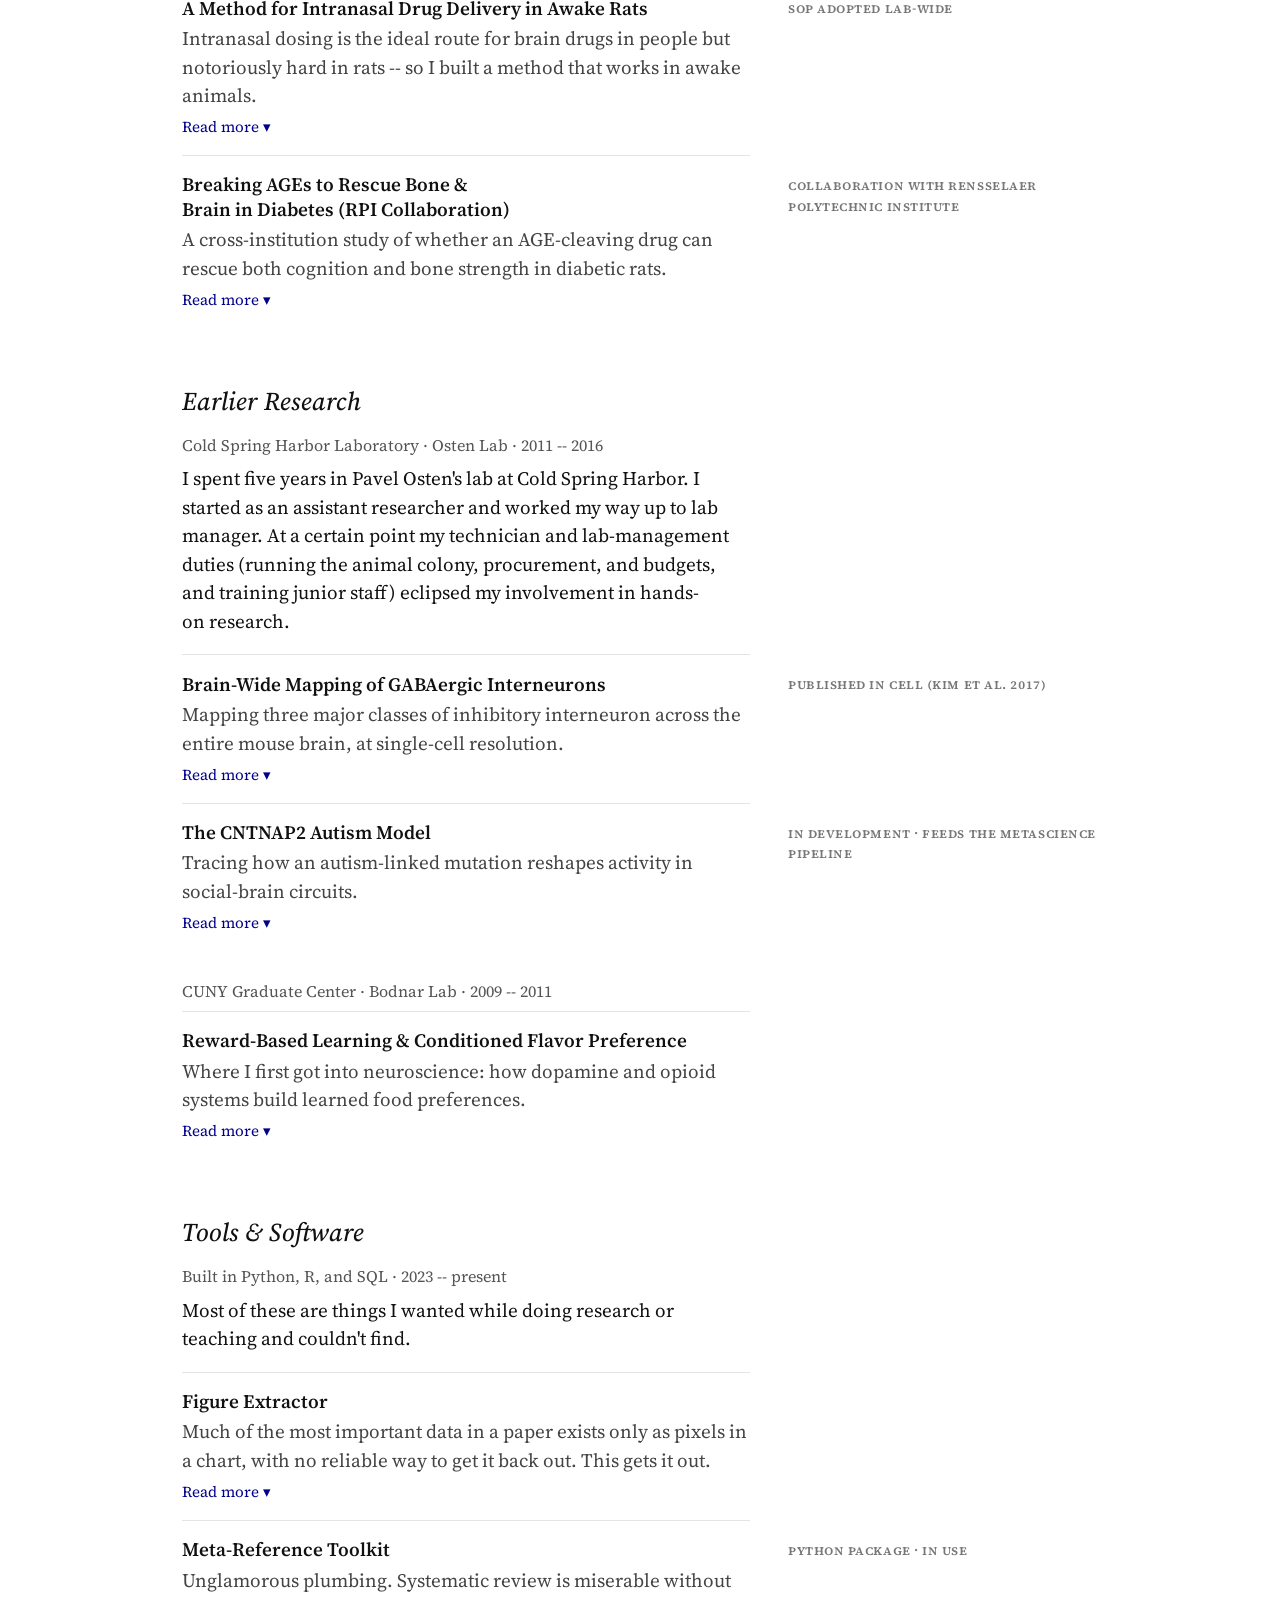
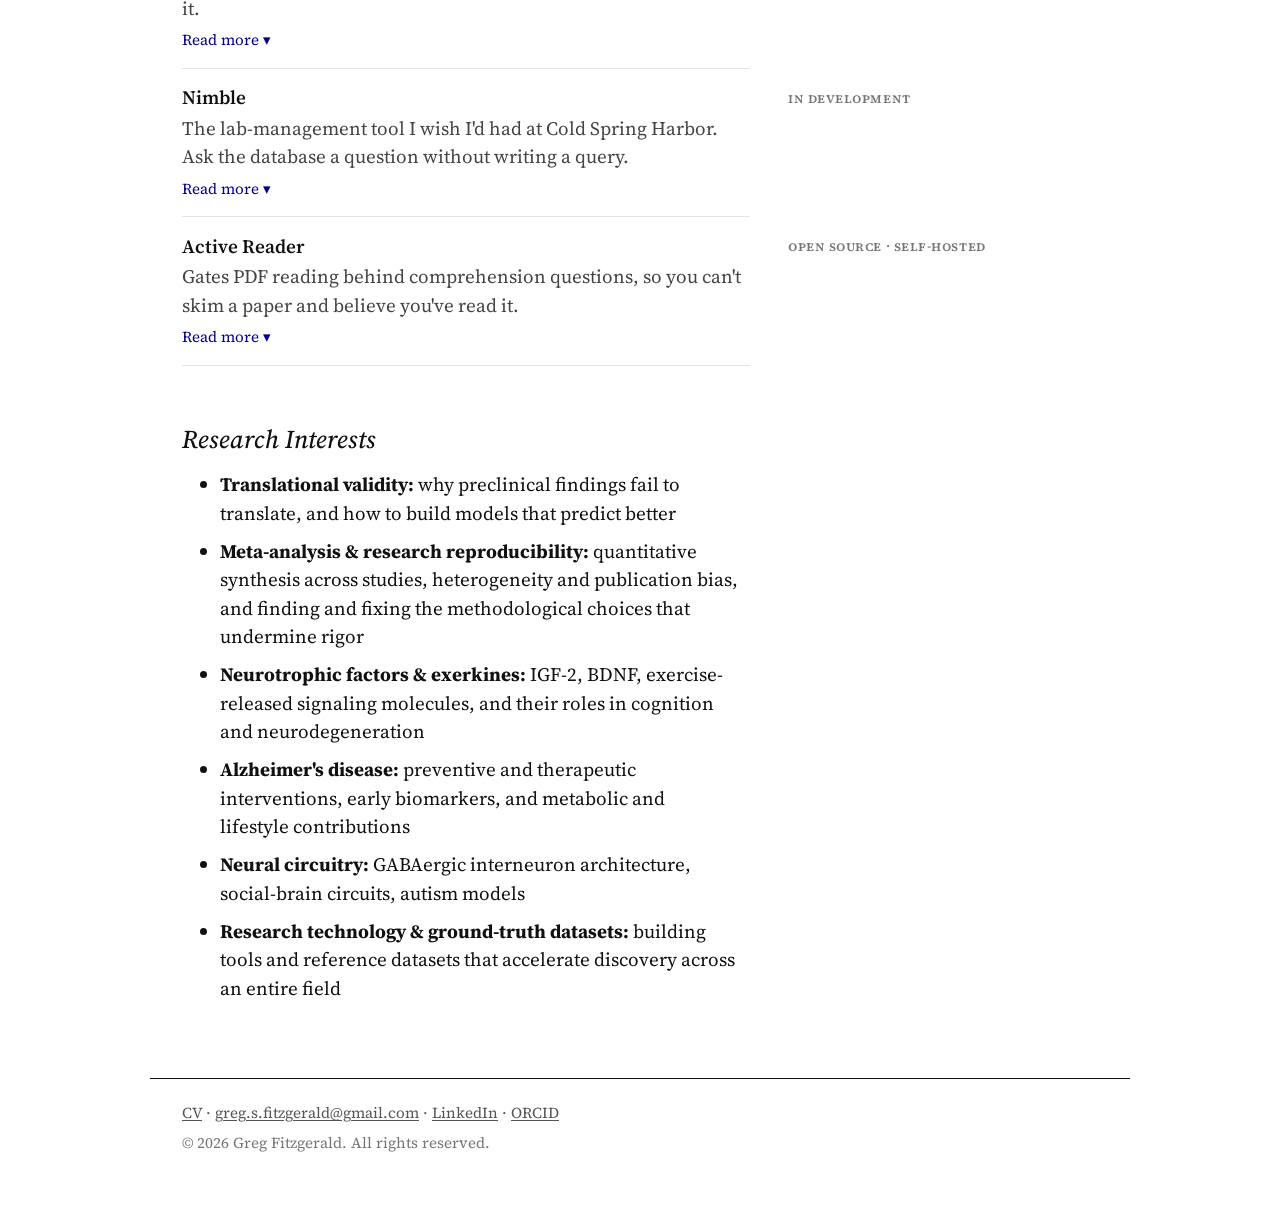
<file: research.html>
<!DOCTYPE html>
<html lang="en">
<head>
    <meta charset="UTF-8">
    <meta name="viewport" content="width=device-width, initial-scale=1.0">
    <title>Gregory S. Fitzgerald, PhD -⁠- Research</title>
    <meta name="description" content="Research by Gregory S. Fitzgerald, PhD -- a cross-species meta-analysis of translational validity in cognition, intranasal IGF-2 for early Alzheimer's disease, executive-function and memory studies, and whole-brain imaging of GABAergic interneurons.">
    <meta property="og:title" content="Gregory S. Fitzgerald, PhD -- Research">
    <meta property="og:description" content="A cross-species meta-analysis of translational validity in cognition, intranasal IGF-2 for early Alzheimer's disease, and whole-brain imaging of GABAergic interneurons.">
    <meta property="og:type" content="website">
    <meta property="og:url" content="https://greg-fitzgerald.com/research.html">
    <link rel="canonical" href="https://greg-fitzgerald.com/research.html">
    <link rel="preconnect" href="https://fonts.googleapis.com">
    <link rel="preconnect" href="https://fonts.gstatic.com" crossorigin>
    <link href="https://fonts.googleapis.com/css2?family=Source+Serif+4:ital,opsz,wght@0,8..60,200..900;1,8..60,200..900&display=swap" rel="stylesheet">
    <link rel="stylesheet" href="style.css">
    <link rel="icon" type="image/jpeg" href="favicon.jpg">
</head>
<body>
    <header class="site-header">
        <div class="site-name"><a href="index.html">Greg Fitzgerald</a></div>
        <ul class="site-nav">
            <li><a href="research.html" aria-current="page">Research</a></li>
            <li><a href="cv.html">CV</a></li>
            <li><a href="writing.html">Writing</a></li>
            <li><a href="about.html">About</a></li>
            <li><a href="contact.html">Contact</a></li>
        </ul>
    </header>

    <main class="page">
        <h1>Research</h1>

        <p>Preclinical neuroscience and quantitative evidence synthesis, from bench experiments in Alzheimer's models to cross-species meta-analysis.</p>

        <h2>Doctoral Research</h2>
        <p class="meta">University at Albany, SUNY &middot; Stellar Lab &middot; 2016 -⁠- 2026</p>
        <p>My doctoral work had two parts: a preclinical neuroscience study on IGF-2 and cognition in early Alzheimer's disease, and a quantitative synthesis of how well cognitive findings translate across species.</p>

        <h3>Evidence Synthesis</h3>

        <details class="research-item">
            <summary>
                <span class="ri-status">Doctoral dissertation &middot; Manuscript in preparation</span>
                <span class="ri-title">A Cross-Species Meta-Analysis of Enrichment &amp; Cognition</span>
                <span class="ri-snippet">Enrichment reliably sharpens cognition in lab rodents, but comparable interventions in people (cognitive training, exercise) seem to do much less. My dissertation measured that gap: rodents gain roughly <strong>2.5x more</strong> than people do in comparable studies. I then dug into what drives it, and what it means for translational research.</span>
                <span class="ri-more"></span>
            </summary>
            <div class="ri-body">
                <figure>
                    <img src="images/research/enrichment-resource-mismatch.png" alt="Resource-mismatch hypothesis diagram: a diminishing-returns curve of cognitive performance against environmental resources, with a large rodent effect from a deprived baseline and a small human effect near the top.">
                    <figcaption>Diagram of the resource-mismatch hypothesis: cognitive performance rises with environmental resources along a diminishing-returns curve. Rodents move from a deprived standard-housing baseline to enriched housing (a large effect), while humans move along the flat upper part of the curve (a smaller effect). (Figure from the dissertation.)</figcaption>
                </figure>
                <p>Environmental enrichment (access to rich, complex surroundings) reliably improves how laboratory rodents perform on cognitive tasks. Run the same kind of intervention in people, though, and the benefit is much smaller. That discrepancy matters, because taking the rodent results at face value sets unrealistic expectations for what cognitive interventions can do in humans.</p>
                <p>After a systematic search of the literature, I used meta-analytic methods to put the rodent and human effect sizes side by side. Rodents showed medium-to-large effects; humans showed small ones. That's a <strong>2.5-fold gap</strong> -⁠- a concrete benchmark for discounting rodent effect sizes when you're planning a human intervention.</p>
                <p>I weighed several explanations. The best-supported and most tractable explanation is a plain gap in baseline conditions between the species: resource mismatch. Standard lab housing is so impoverished next to an ordinary human life that "enrichment" mostly means relief from deprivation, which leaves rodents far more room to improve than people have. It's a case study in how a quiet methodological choice can bias results and distort how we read translational research.</p>
                <p><strong>Methods:</strong> multi-database systematic search, multilevel effect-size modeling with variance correction, heterogeneity and publication-bias analysis, and cross-species comparison in R (metafor).</p>
            </div>
        </details>

        <h3>Preclinical Alzheimer's &amp; Cognition</h3>

        <details class="research-item">
            <summary>
                <span class="ri-status">Manuscript in preparation</span>
                <span class="ri-title">Intranasal IGF-2 in a Diet-Induced Model of Early Alzheimer's</span>
                <span class="ri-snippet">Can intranasal IGF-2 protect cognition in a diet-induced rat model of early Alzheimer's -⁠- and which receptor does the work?</span>
                <span class="ri-more"></span>
            </summary>
            <div class="ri-body">
                <figure>
                    <img src="images/research/igf2-graphic-abstract.jpg" alt="Graphical abstract summarizing IGF-2 as a candidate for treating and preventing Alzheimer's disease: it improves cognition in rodent models, opposes amyloid pathology, stimulates neural growth, and is safe with subcutaneous and intranasal delivery.">
                    <figcaption>Graphical abstract from my first-author publication on IGF-2 as a therapeutic and preventive agent for Alzheimer's disease (<em>CNS Neuroscience &amp; Therapeutics</em>).</figcaption>
                </figure>
                <p>I modeled the early stages of sporadic Alzheimer's by maintaining rats on a long-term high-fat, high-sugar diet, which produces obesity, brain insulin resistance, and the soluble amyloid-beta oligomers characteristic of early disease, a more translationally faithful model than transgenic familial-AD mice.</p>
                <p>I then tested whether IGF-2 (a neurotrophic factor that both promotes amyloid clearance and potentiates insulin signaling) could blunt the resulting cognitive decline when delivered intranasally, a route I chose because it can plausibly translate to patients. Cognition was assessed with a battery of spatial memory tests; mechanism was probed with primary hippocampal culture, glucose-uptake assays, receptor blockade, Western blot, and immunocytochemistry, with particular attention to which of the three receptors (insulin receptor, IGF1R, IGF2R) mediates IGF-2's effects.</p>
                <p>The program also produced a <strong>first-author publication</strong> in <em>CNS Neuroscience &amp; Therapeutics</em> laying out the therapeutic and preventive case for IGF-2 in Alzheimer's disease (on my <a href="cv.html">CV</a>).</p>
            </div>
        </details>

        <details class="research-item">
            <summary>
                <span class="ri-status">Presented at a regional symposium (2022) &middot; Preprint in preparation</span>
                <span class="ri-title">An Immunohistochemical Marker of IGF2R Activation</span>
                <span class="ri-snippet">Lots of evidence says the IGF2 receptor matters, yet no one could see when it's actually switched on. I built a way to.</span>
                <span class="ri-more"></span>
            </summary>
            <div class="ri-body">
                <figure>
                    <img src="images/research/igf2r-colocalization.jpg" alt="Four-panel fluorescence microscopy montage of brain tissue: phospho-IGF2R in one channel, a co-marker in a second, nuclei labeled with DAPI in blue, and a merged image showing overlapping signal.">
                    <figcaption>Colocalization immunohistochemistry using the phospho-IGF2R antibody: individual channels plus the merged panel, showing receptor-activation signal in tissue. Presented at a regional symposium, 2022.</figcaption>
                </figure>
                <p>IGF2R activation is thought to be central to IGF-2's effects in the brain, but the field had no reliable way to detect when the receptor is actually engaged and internalized. I set out to build one: an immunohistochemical marker of IGF2R binding and translocation.</p>
                <p>The key was a phospho-IGF2R antibody. I didn't create it; it came from an obscure source the field had almost entirely overlooked. But its phospho-specificity is exactly what makes it useful, since it reports the activated receptor rather than just its presence. Used in a colocalization study, it let me visualize IGF2R activation directly in tissue, filling a real gap in a mechanism that many lines of evidence suggest is important.</p>
            </div>
        </details>

        <details class="research-item">
            <summary>
                <span class="ri-status">Presented at SfN 2018 &middot; Preprint in preparation</span>
                <span class="ri-title">Does Hippocampal Insulin Really Drive Memory?</span>
                <span class="ri-snippet">A prior claim that intrahippocampal insulin enhances memory didn't hold up under tighter methods -⁠- I found no effect.</span>
                <span class="ri-more"></span>
            </summary>
            <div class="ri-body">
                <!-- image slot: behavioral results / apparatus -->
                <p>An influential line of work had reported that insulin acting directly in the hippocampus enhances memory. I tried repeatedly to replicate those findings using gold-standard methods (careful intrahippocampal infusions and well-controlled behavioral assays) and could not reproduce them. Across spatial navigation and the encoding and retrieval of contextual fear memory, I found no effect of hippocampal insulin.</p>
                <p>Null results like this matter: they keep the field from building on effects that may not be real. Presented at the Society for Neuroscience Annual Meeting (2018).</p>
            </div>
        </details>

        <details class="research-item">
            <summary>
                <span class="ri-status">Preprint in preparation</span>
                <span class="ri-title">Is the Rodent mPFC Required for Attentional Set-Shifting?</span>
                <span class="ri-snippet">In humans, shifting between rules needs the prefrontal cortex. Does the rat's supposed equivalent work the same way? I tested it -⁠- and it didn't.</span>
                <span class="ri-more"></span>
            </summary>
            <div class="ri-body">
                <!-- image slot: cannula placement / set-shift task diagram -->
                <p>The rodent medial prefrontal cortex (mPFC) is often treated as the equivalent of the human prefrontal cortex, but that homology is genuinely controversial. In humans, attentional set-shifting (a test of cognitive flexibility) depends on prefrontal activity, so I asked whether the same holds in rats. I temporarily inactivated the mPFC with intra-mPFC lidocaine during a set-shifting task, and performance was unaffected.</p>
                <p>The result corroborates the skeptics: whatever the rodent mPFC does, it isn't a simple stand-in for the human region on this kind of executive task, a caution worth keeping in mind whenever rodent prefrontal findings are read as models of human cognition.</p>
            </div>
        </details>

        <details class="research-item">
            <summary>
                <span class="ri-status">SOP adopted lab-wide</span>
                <span class="ri-title">A Method for Intranasal Drug Delivery in Awake Rats</span>
                <span class="ri-snippet">Intranasal dosing is the ideal route for brain drugs in people but notoriously hard in rats -⁠- so I built a method that works in awake animals.</span>
                <span class="ri-more"></span>
            </summary>
            <div class="ri-body">
                <!-- image slot: intranasal delivery apparatus / restraint -->
                <p>Intranasal administration delivers drugs to the brain while bypassing the blood-brain barrier, which makes it an appealing route for neurotherapeutics in humans, but it's difficult to do cleanly in rats without the confounds of anesthesia. I developed and documented a standard operating procedure for intranasal delivery in awake rats, built around graded habituation and operant shaping (food-reward training to a soft cone restraint).</p>
                <p>The method reflects something I care about deeply: good animal welfare and good science are the same project. Reliable, low-stress dosing meant genuinely understanding rat behavior: how they learn, what frightens them, and how to habituate them patiently enough that the procedure becomes routine rather than distressing. That care shows up in the data as much as in the animals' well-being.</p>
            </div>
        </details>

        <details class="research-item">
            <summary>
                <span class="ri-status">Collaboration with Rensselaer Polytechnic Institute</span>
                <span class="ri-title">Breaking AGEs to Rescue Bone &amp; Brain in Diabetes (RPI Collaboration)</span>
                <span class="ri-snippet">A cross-institution study of whether an AGE-cleaving drug can rescue both cognition and bone strength in diabetic rats.</span>
                <span class="ri-more"></span>
            </summary>
            <div class="ri-body">
                <!-- image slot: study design / bone-and-brain readout -->
                <p>Type-2 diabetes raises fracture risk even when bone density looks normal, partly through advanced glycation end-products (AGEs) that stiffen the bone matrix, and the same metabolic disease drives cognitive decline. In collaboration with the Vashishth lab at Rensselaer Polytechnic Institute, I helped test whether phenacylthiazolium chloride (PTC), a compound that cleaves AGEs, could rescue skeletal fragility in a diet-induced diabetic rat model, while we assessed effects on cognition.</p>
                <p>The project sits at an intersection I keep returning to: the link between physical frailty and Alzheimer's disease. Bone, muscle, and brain decline together in aging, and I'm especially interested in how physical activity and exercise (and the signaling molecules they release) might help prevent AD. Testing a single intervention against both skeletal and cognitive fragility treats that decline as the connected problem it really is.</p>
            </div>
        </details>

        <h2>Earlier Research</h2>
        <p class="meta">Cold Spring Harbor Laboratory &middot; Osten Lab &middot; 2011 -⁠- 2016</p>
        <p>I spent five years in Pavel Osten's lab at Cold Spring Harbor. I started as an assistant researcher and worked my way up to lab manager. At a certain point my technician and lab-management duties (running the animal colony, procurement, and budgets, and training junior staff) eclipsed my involvement in hands-on research.</p>

        <details class="research-item">
            <summary>
                <span class="ri-status">Published in Cell (Kim et al. 2017)</span>
                <span class="ri-title">Brain-Wide Mapping of GABAergic Interneurons</span>
                <span class="ri-snippet">Mapping three major classes of inhibitory interneuron across the entire mouse brain, at single-cell resolution.</span>
                <span class="ri-more"></span>
            </summary>
            <div class="ri-body">
                <!-- image slot: brain-wide interneuron map -->
                <p>Using <strong>serial two-photon tomography</strong> (whole-brain imaging at single-cell resolution), our group mapped three classes of GABAergic interneuron (PV, SST, VIP) across the entire mouse brain, both within regions and across development. The work revealed stereotyped, cell-type-based cortical architecture and subcortical sexual dimorphism, and was published in <em>Cell</em> (Kim et al. 2017), on which I'm a contributing author. I handled the immunolabeling validation behind the cell-type identification.</p>
            </div>
        </details>

        <details class="research-item">
            <summary>
                <span class="ri-status">In development &middot; Feeds the Metascience pipeline</span>
                <span class="ri-title">The CNTNAP2 Autism Model</span>
                <span class="ri-snippet">Tracing how an autism-linked mutation reshapes activity in social-brain circuits.</span>
                <span class="ri-more"></span>
            </summary>
            <div class="ri-body">
                <!-- image slot: c-fos activation map -->
                <p>I worked on the <em>Cntnap2</em> knockout, a mouse model of autism, characterizing its social behavior and using c-fos mapping to compare brain activation between knockout and wild-type animals. I also traced the afferent and efferent projections of the infralimbic cortex using stereotactically injected viral vectors, to place the social-behavior phenotype in a circuit context.</p>
            </div>
        </details>

        <p class="meta" style="margin-top:1.5rem;">CUNY Graduate Center &middot; Bodnar Lab &middot; 2009 -⁠- 2011</p>

        <details class="research-item">
            <summary>
                <span class="ri-title">Reward-Based Learning &amp; Conditioned Flavor Preference</span>
                <span class="ri-snippet">Where I first got into neuroscience: how dopamine and opioid systems build learned food preferences.</span>
                <span class="ri-more"></span>
            </summary>
            <div class="ri-body">
                <!-- image slot: reward-circuit c-fos map -->
                <p>I studied how dopamine and opioid systems drive reward-based learning, using conditioned flavor-preference paradigms in BALB/c and SWR mice and running c-fos immunohistochemistry to map activation across reward circuitry (prefrontal cortex, nucleus accumbens, amygdala, VTA).</p>
            </div>
        </details>

        <h2>Tools &amp; Software</h2>
        <p class="meta">Built in Python, R, and SQL &middot; 2023 -⁠- present</p>
        <p>Most of these are things I wanted while doing research or teaching and couldn't find.</p>

        <details class="research-item">
            <summary>
                <span class="ri-title">Figure Extractor</span>
                <span class="ri-snippet">Much of the most important data in a paper exists only as pixels in a chart, with no reliable way to get it back out. This gets it out.</span>
                <span class="ri-more"></span>
            </summary>
            <div class="ri-body">
                <p>A machine-learning system that classifies the charts in research papers and extracts their underlying numerical data. Meta-analysis depends on numbers that authors frequently report only as a figure; recovering them by hand is slow, error-prone, and the main bottleneck in building a large synthesis dataset.</p>
                <p>It is the component that makes the automated meta-analysis pipeline behind the <a href="https://metascienceobservatory.org/#about" rel="noopener noreferrer">Metascience Observatory</a> practical at scale.</p>
                <p class="meta"><a href="https://github.com/gregfitzgerald/figure-extractor" rel="noopener noreferrer">github.com/gregfitzgerald/figure-extractor</a></p>
            </div>
        </details>

        <details class="research-item">
            <summary>
                <span class="ri-status">Python package &middot; In use</span>
                <span class="ri-title">Meta-Reference Toolkit</span>
                <span class="ri-snippet">Unglamorous plumbing. Systematic review is miserable without it.</span>
                <span class="ri-more"></span>
            </summary>
            <div class="ri-body">
                <p>A Python package that cleans, deduplicates, and normalizes reference libraries. A multi-database systematic search returns the same paper in several inconsistent forms, and reconciling them by hand is where hours disappear and errors enter.</p>
                <p class="meta"><a href="https://github.com/gregfitzgerald/meta-reference-toolkit" rel="noopener noreferrer">github.com/gregfitzgerald/meta-reference-toolkit</a></p>
            </div>
        </details>

        <details class="research-item">
            <summary>
                <span class="ri-status">In development</span>
                <span class="ri-title">Nimble</span>
                <span class="ri-snippet">The lab-management tool I wish I'd had at Cold Spring Harbor. Ask the database a question without writing a query.</span>
                <span class="ri-more"></span>
            </summary>
            <div class="ri-body">
                <p>I designed the relational SQLite schema behind it and added a natural-language search layer, so someone can ask about a colony, a reagent, or a protocol without knowing SQL. The goal is a Slack app a lab group can actually live in, rather than another system people avoid updating.</p>
                <p>It comes directly out of five years running colonies, budgets, and procurement under IACUC oversight, where the cost of bad record-keeping is measured in animals and months.</p>
                <p class="meta"><a href="https://github.com/gregfitzgerald/nimble-lab-manager" rel="noopener noreferrer">github.com/gregfitzgerald/nimble-lab-manager</a></p>
            </div>
        </details>

        <details class="research-item">
            <summary>
                <span class="ri-status">Open source &middot; Self-hosted</span>
                <span class="ri-title">Active Reader</span>
                <span class="ri-snippet">Gates PDF reading behind comprehension questions, so you can't skim a paper and believe you've read it.</span>
                <span class="ri-more"></span>
            </summary>
            <div class="ri-body">
                <p>An open-source, self-hosted web app built on a server-side backend and a language-model content pipeline. It works both as a teaching tool and as a self-directed guided-reading tool, aimed at retention and at building the habit of reading a paper rather than scanning its abstract.</p>
                <p>It grew out of the same teaching problem as my <a href="posts/research-literacy-guide.html">Research Literacy guide</a>.</p>
                <p class="meta"><a href="https://github.com/gregfitzgerald/active-reader" rel="noopener noreferrer">github.com/gregfitzgerald/active-reader</a></p>
            </div>
        </details>

        <h2>Research Interests</h2>
        <ul>
            <li><strong>Translational validity:</strong> why preclinical findings fail to translate, and how to build models that predict better</li>
            <li><strong>Meta-analysis &amp; research reproducibility:</strong> quantitative synthesis across studies, heterogeneity and publication bias, and finding and fixing the methodological choices that undermine rigor</li>
            <li><strong>Neurotrophic factors &amp; exerkines:</strong> IGF-2, BDNF, exercise-released signaling molecules, and their roles in cognition and neurodegeneration</li>
            <li><strong>Alzheimer's disease:</strong> preventive and therapeutic interventions, early biomarkers, and metabolic and lifestyle contributions</li>
            <li><strong>Neural circuitry:</strong> GABAergic interneuron architecture, social-brain circuits, autism models</li>
            <li><strong>Research technology &amp; ground-truth datasets:</strong> building tools and reference datasets that accelerate discovery across an entire field</li>
        </ul>
    </main>

    <footer class="site-footer">
        <p class="footer-links"><a href="cv.html">CV</a> &middot; <a href="mailto:greg.s.fitzgerald@gmail.com">greg.s.fitzgerald@gmail.com</a> &middot; <a href="https://www.linkedin.com/in/gregsfitzgerald" rel="noopener noreferrer">LinkedIn</a> &middot; <a href="https://orcid.org/0000-0003-1186-6259" rel="noopener noreferrer">ORCID</a></p>
        <p class="footer-copyright">&copy; 2026 Greg Fitzgerald. All rights reserved.</p>
    </footer>
</body>
</html>
</file>
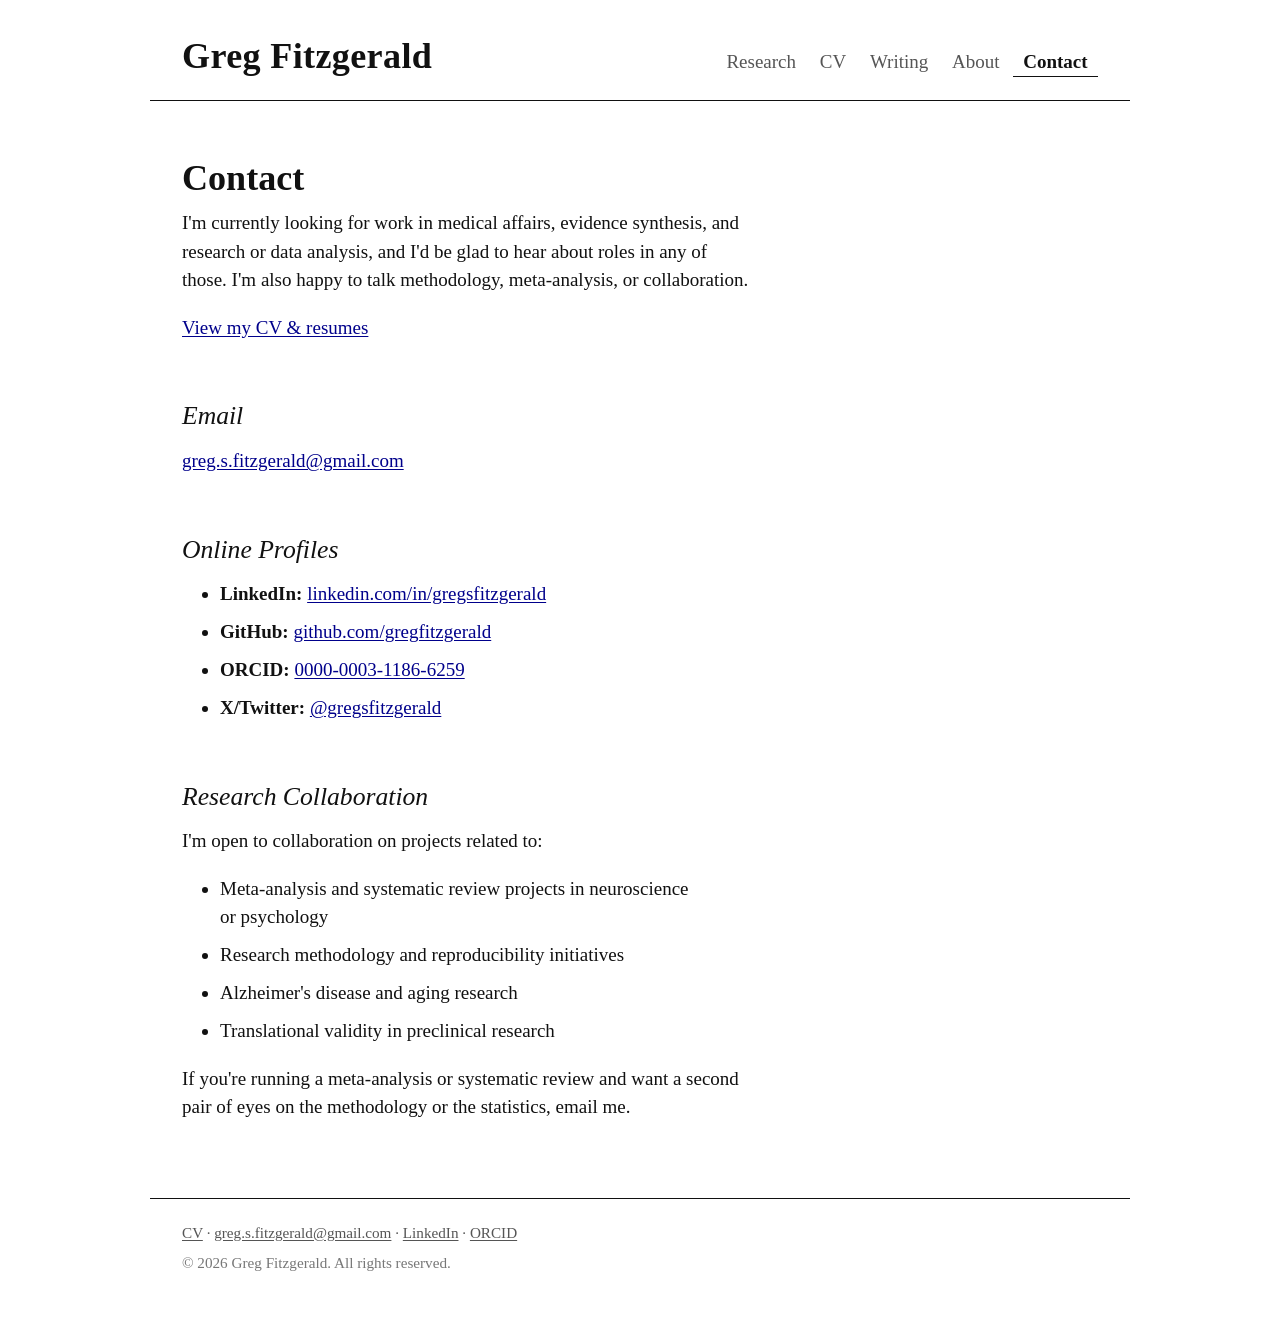
<file: tutoring.html>
<!DOCTYPE html>
<html lang="en">
<head>
    <meta charset="UTF-8">
    <meta http-equiv="refresh" content="0; url=contact.html">
    <link rel="canonical" href="https://greg-fitzgerald.com/contact.html">
    <title>Redirecting...</title>
</head>
<body>
    <p>This page has moved. <a href="contact.html">Click here</a> if you are not redirected.</p>
</body>
</html>
</file>
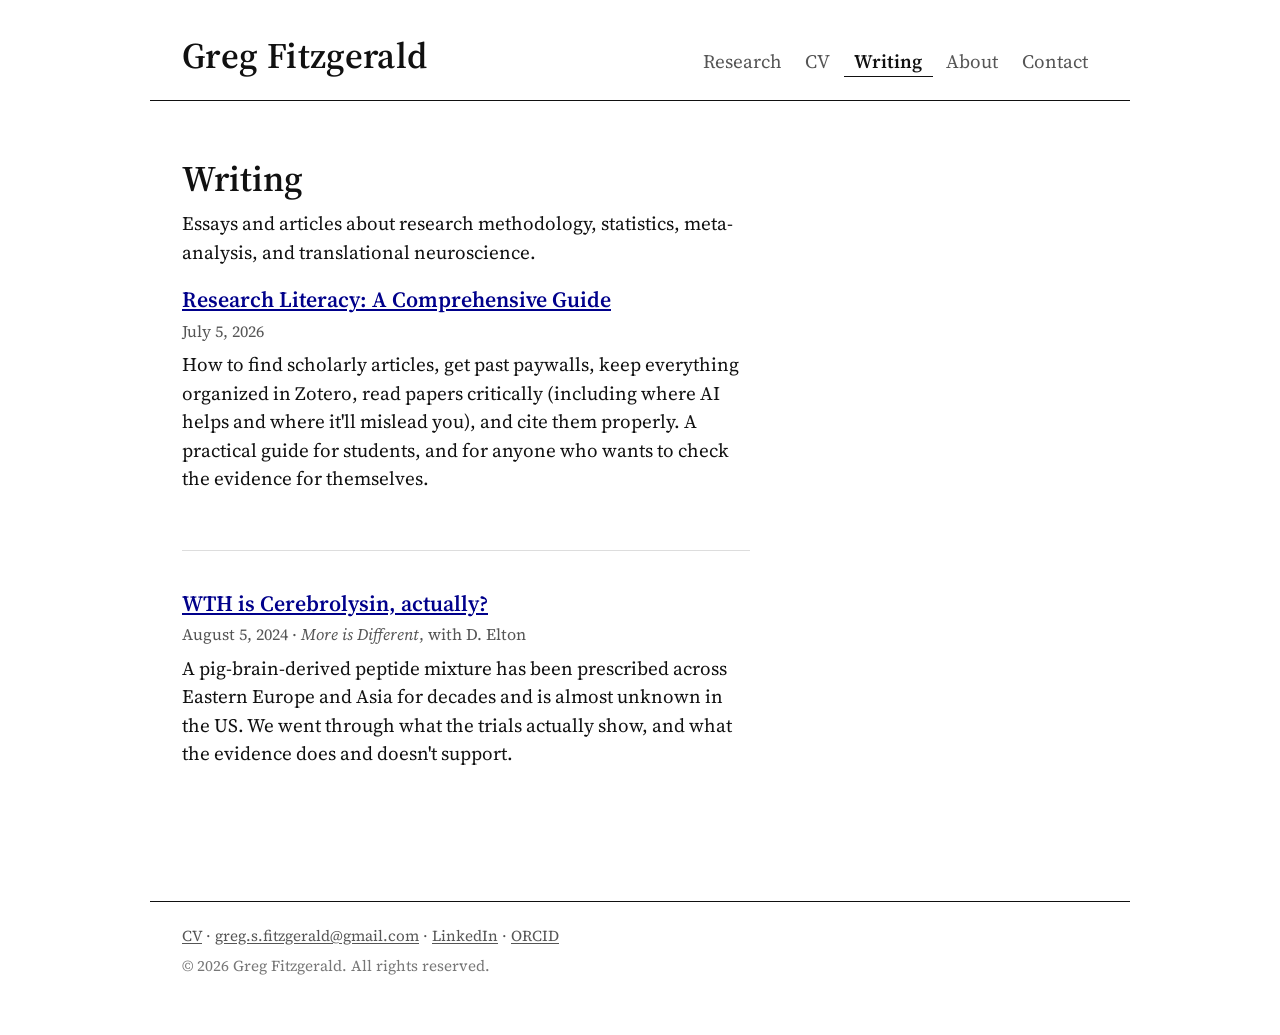
<file: writing.html>
<!DOCTYPE html>
<html lang="en">
<head>
    <meta charset="UTF-8">
    <meta name="viewport" content="width=device-width, initial-scale=1.0">
    <title>Gregory S. Fitzgerald, PhD -⁠- Writing</title>
    <meta name="description" content="Essays by Gregory S. Fitzgerald, PhD, on research methodology, statistics, meta-analysis, and translational neuroscience.">
    <meta property="og:title" content="Gregory S. Fitzgerald, PhD -- Writing">
    <meta property="og:description" content="Essays and articles about research methodology, statistics, meta-analysis, and neuroscience.">
    <meta property="og:type" content="website">
    <meta property="og:url" content="https://greg-fitzgerald.com/writing.html">
    <link rel="preconnect" href="https://fonts.googleapis.com">
    <link rel="preconnect" href="https://fonts.gstatic.com" crossorigin>
    <link href="https://fonts.googleapis.com/css2?family=Source+Serif+4:ital,opsz,wght@0,8..60,200..900;1,8..60,200..900&display=swap" rel="stylesheet">
    <link rel="canonical" href="https://greg-fitzgerald.com/writing.html">
    <link rel="stylesheet" href="style.css">
    <link rel="icon" type="image/jpeg" href="favicon.jpg">
</head>
<body>
    <header class="site-header">
        <div class="site-name"><a href="index.html">Greg Fitzgerald</a></div>
        <ul class="site-nav">
            <li><a href="research.html">Research</a></li>
            <li><a href="cv.html">CV</a></li>
            <li><a href="writing.html" aria-current="page">Writing</a></li>
            <li><a href="about.html">About</a></li>
            <li><a href="contact.html">Contact</a></li>
        </ul>
    </header>

    <main class="page">
        <h1>Writing</h1>

        <p>Essays and articles about research methodology, statistics, meta-analysis, and translational neuroscience.</p>

        <article class="post-preview">
            <h2><a href="posts/research-literacy-guide.html">Research Literacy: A Comprehensive Guide</a></h2>
            <p class="meta"><time datetime="2026-07-05">July 5, 2026</time></p>
            <p>How to find scholarly articles, get past paywalls, keep everything organized in Zotero, read papers critically (including where AI helps and where it'll mislead you), and cite them properly. A practical guide for students, and for anyone who wants to check the evidence for themselves.</p>
        </article>

        <article class="post-preview">
            <h2><a href="https://moreisdifferent.blog/p/wth-is-cerebrolysin-actually" rel="noopener noreferrer">WTH is Cerebrolysin, actually?</a></h2>
            <p class="meta"><time datetime="2024-08-05">August 5, 2024</time> &middot; <em>More is Different</em>, with D. Elton</p>
            <p>A pig-brain-derived peptide mixture has been prescribed across Eastern Europe and Asia for decades and is almost unknown in the US. We went through what the trials actually show, and what the evidence does and doesn't support.</p>
        </article>
    </main>

    <footer class="site-footer">
        <p class="footer-links"><a href="cv.html">CV</a> &middot; <a href="mailto:greg.s.fitzgerald@gmail.com">greg.s.fitzgerald@gmail.com</a> &middot; <a href="https://www.linkedin.com/in/gregsfitzgerald" rel="noopener noreferrer">LinkedIn</a> &middot; <a href="https://orcid.org/0000-0003-1186-6259" rel="noopener noreferrer">ORCID</a></p>
        <p class="footer-copyright">&copy; 2026 Greg Fitzgerald. All rights reserved.</p>
    </footer>
</body>
</html>
</file>
<file: style.css>
/* ============================
   RESET
   ============================ */

*, *::before, *::after { box-sizing: border-box; }

/* ============================
   BASE
   ============================ */

html { font-size: 19px; }

body {
    font-family: 'Source Serif 4', Georgia, 'Times New Roman', serif;
    color: #111;
    background: #fff;
    margin: 0;
    padding: 0;
    line-height: 1.5;
    overflow-wrap: break-word;
    counter-reset: sidenote-counter;
}

/* Internal links -- dark blue */
a {
    color: #00008b;
    text-decoration: underline;
    text-underline-offset: 2px;
}
a:hover { color: #0000cc; }

/* One link colour. The old green for external links was 6.6:1 against the navy's
   15.3:1, so it read as a disabled link rather than a sibling -- a half-signalled
   convention that looks like a mistake. */

/* ============================
   HEADER
   ============================ */

/* Gutters are 32px, not 2rem. The root is 19px, so 2rem would be 38px and the
   content area 904px -- which broke the 568 + 348 = 916 rail arithmetic below and
   pushed every margin element 12px past the grid. Keep these in px so the text
   column, the rail, and the header rule all share one right edge. */
.site-header {
    display: flex;
    justify-content: space-between;
    align-items: baseline;
    padding: 2rem 32px 0.75rem 32px;
    border-bottom: 1px solid #111;
    max-width: 980px;
    margin: 0 auto;
}

.site-name {
    font-size: 1.9rem;
    font-weight: 600;
    letter-spacing: 0.01em;
    line-height: 1;
}
.site-name a { color: #111; text-decoration: none; }

/* Plain text links, not boxed pills. At 1.3rem the nav was set larger than every
   heading but h1, so the chrome outshouted the content on every page. Padding sits
   on the anchor, not the li -- otherwise the visible target isn't the tappable one. */
.site-nav {
    list-style: none; margin: 0; padding: 0;
    display: flex; flex-wrap: wrap; gap: 0.15rem;
    font-size: 1rem;
    line-height: 1;
}

.site-nav li { padding: 0; }

.site-nav a {
    color: #555;
    text-decoration: none;
    display: block;
    padding: 0.3rem 0.55rem;
}

.site-nav a:hover { color: #111; text-decoration: underline; text-underline-offset: 4px; }

/* Current page: the nav should say where you are. */
.site-nav a[aria-current="page"] {
    color: #111;
    font-weight: 600;
    box-shadow: inset 0 -1px 0 0 #111;
}

/* ============================
   ARTICLE LAYOUT
   980px max, 568px text column,
   348px sidenotes floated right.
   ============================ */

/* Scoped to the top-level blog-post article. Unscoped, this also caught
   <article class="post-preview"> on writing.html, where the 568px cap plus
   margin:auto centered the preview inside the 904px box and indented it 206px. */
body > article {
    max-width: 980px;
    margin: 3rem auto;
    padding: 0 32px;
    position: relative;
}

article > p,
article > h2,
article > h3,
article > blockquote,
article > ul,
article > ol,
article > pre,
article > .katex-display,
article > .table-wrapper,
article > .video-wrapper,
article > .tweet-embed {
    max-width: 568px; /* 62% of the 916px content area; 568 + 348 rail = 916 exactly */
}

/* Type 1: inline figure (no caption) stays in text column */
article > figure.inline { max-width: 568px; }

/* Type 2: captioned figure spans full article width */
article > figure { max-width: 100%; }

/* Two equal columns for side-by-side comparisons (spans the full article width) */
.two-col {
    max-width: 100%;
    display: grid;
    grid-template-columns: 1fr 1fr;
    margin: 1.5rem 0;
    box-shadow: 0 0 0 1px #ddd;
}
.two-col > * { min-width: 0; padding: 0.9rem 1.1rem; }
.two-col > *:first-child { border-right: 1px solid #ddd; }
.two-col > * > :first-child { margin-top: 0; }
@media (max-width: 959px) {
    .two-col { grid-template-columns: 1fr; }
    .two-col > *:first-child { border-right: none; border-bottom: 1px solid #ddd; }
}

article > h1,
.post-summary,
.post-meta-block {
    max-width: 100%;
}

/* ============================
   TYPOGRAPHY
   ============================ */

h1 {
    font-size: 1.9rem; font-weight: 600;
    line-height: 1.15; margin: 0 0 0.5rem 0;
}

/* 3rem above vs 0.75rem below keeps the heading bound to what follows, and gives
   a section break that reads against the 1.5rem gap between entries. */
h2 {
    font-size: 1.35rem; font-weight: 500;
    font-style: italic; line-height: 1.3;
    margin: 3rem 0 0.75rem 0;
}

/* 1.05rem was a 5% step off body -- too small to perceive, big enough to break
   the 19px rhythm. */
h3 {
    font-size: 1.15rem; font-weight: 600;
    line-height: 1.25;
    margin: 2rem 0 0.5rem 0;
}

/* Balance the rag on headings, avoid orphans in body copy. Degrades to nothing. */
h1, h2, h3, .ri-title, .post-preview h2, figcaption { text-wrap: balance; }
p, li, .post-summary, .sidenote, .marginnote { text-wrap: pretty; }

p { margin: 0 0 1rem 0; }

blockquote {
    margin: 1.5rem 0 1.5rem 2rem;
    padding-left: 1rem;
    border-left: 1px solid #aaa;
    color: #333;
    font-style: italic;
}
blockquote p:last-child { margin-bottom: 0; }
/* Keep the indented blockquote inside the text column (its 2rem left margin
   would otherwise push a 568px box into the sidenote margin). */
article > blockquote {
    box-sizing: border-box;
    max-width: calc(568px - 2rem);
}

ul, ol { padding-left: 2rem; margin: 0 0 1rem 0; }

/* 0.25rem left multi-line items closer to each other than their own leading,
   so lists read as one grey mass. */
li { margin-bottom: 0.5rem; }
li > ul, li > ol { margin-top: 0.35rem; }

/* ============================
   POST HEADER
   ============================ */

/* Exempted to 100% above, which ran the italic standfirst to 116 characters --
   73% over the measure the rest of the site is tuned to. 640px is ~75. */
.post-summary {
    font-style: italic; color: #333;
    font-size: 1rem; margin: 0.25rem 0 1.25rem 0;
    max-width: 640px;
}

.post-meta-block {
    font-size: 0.8rem; color: #555;
    margin-bottom: 2rem; line-height: 1.45;
}

.post-meta-row {
    display: flex; gap: 0.6rem;
    flex-wrap: wrap; align-items: baseline;
    margin-bottom: 0.1rem;
}

.post-meta-label {
    font-variant: small-caps; font-size: 0.72rem;
    letter-spacing: 0.05em; color: #999;
    width: 4.2rem; flex-shrink: 0;
}

.post-tags a { color: #555; }
.post-tags a:hover { color: #00008b; }

/* ============================
   ABSTRACT + TOC ROW
   ============================ */

.abstract-toc-row {
    display: flex; gap: 0;
    align-items: stretch;
    max-width: 100%;
    margin: 0 0 2rem 0;
    box-shadow: 0 0 0 1px #ddd;
}

.abstract {
    flex: 0 0 50%;
    min-width: 0;
    padding: 0.9rem 1.1rem;
    border-right: 1px solid #ddd;
    color: #222; font-size: 0.88rem;
}

/* all-small-caps, not small-caps: the source text is capitalized here ("Summary")
   but lowercase in the meta rows ("author"), so the same declaration produced a
   full-height initial in one place and uniform small caps in the other. The font
   has no smcp table, so these are synthesized and need the extra weight. */
.abstract-label, .toc-label {
    font-variant-caps: all-small-caps; font-size: 0.7rem;
    font-weight: 600;
    letter-spacing: 0.06em; color: #999;
    display: block; margin-bottom: 0.4rem;
}

.abstract p:last-child { margin-bottom: 0; }

.toc-block {
    flex: 0 0 50%;
    min-width: 0;
    padding: 0.9rem 1.1rem;
}

/* Outer list: counter-based, no default list marker */
.toc-block ol {
    margin: 0;
    padding-left: 0;
    font-size: 0.85rem;
    list-style: none;
    counter-reset: toc-h2;
}

.toc-block > ol > li {
    counter-increment: toc-h2;
    margin-bottom: 0.2rem;
    padding-left: 1.75rem;
    position: relative;
}

.toc-block > ol > li::before {
    content: counter(toc-h2) ".";
    position: absolute;
    left: 0;
    color: #888;
    font-size: 0.82rem;
}

.toc-block a { color: #333; text-decoration: none; }
.toc-block a:hover { text-decoration: underline; color: #00008b; }

/* Nested level: 1.1, 1.2, etc. */
.toc-block ol ol {
    list-style: none;
    padding-left: 0;
    margin-top: 0.15rem;
    counter-reset: toc-h3;
}

.toc-block ol ol li {
    counter-increment: toc-h3;
    font-size: 0.78rem;
    margin-bottom: 0.1rem;
    padding-left: 2rem;
    position: relative;
}

.toc-block ol ol li::before {
    content: counter(toc-h2) "." counter(toc-h3);
    position: absolute;
    left: 0;
    color: #aaa;
    font-size: 0.75rem;
}

.toc-block ol ol a { color: #555; }

/* ============================
   SIDENOTES
   ============================ */

input.margin-toggle { display: none; }
label.margin-toggle { cursor: pointer; }
label.margin-toggle:not(.sidenote-number) { display: none; }

label.sidenote-number {
    counter-increment: sidenote-counter;
}

label.sidenote-number::after {
    content: counter(sidenote-counter, upper-alpha);
    font-size: 0.65rem; vertical-align: super;
    line-height: 0; font-style: normal;
    color: #777; text-decoration: underline;
    text-underline-offset: 1px;
}

.sidenote {
    float: right; clear: right;
    /* width is 19px (1rem) narrower than the -348px pull, which slides the
       border-left ~1rem into the margin -- giving the text column a left
       gutter that matches the sidenote's 1rem padding-left. */
    width: 329px;
    margin-right: -348px;
    padding-left: 1rem;
    border-left: 1px solid #ddd;
    margin-top: 0.15rem; margin-bottom: 1rem;
    font-size: 0.8rem; line-height: 1.45;
    color: #444; position: relative;
    hyphens: auto;
    /* opaque bg + stacking so a low margin note paints over the article's
       closing <hr> instead of colliding with it */
    background: #fff; z-index: 1;
    transition: background 0.3s ease;
}

.sidenote::before {
    content: counter(sidenote-counter, upper-alpha) " \2014\0020";
    font-size: 0.72rem; font-style: normal;
    color: #aaa; vertical-align: baseline;
}

.sidenote.highlighted { background: #fffbcc; }

/* Images inside sidenotes */
.sidenote img, .marginnote img {
    max-width: 100%;
    height: auto;
    display: block;
    margin-top: 0.4rem;
}

.marginnote {
    float: right; clear: right;
    width: 329px; /* see .sidenote -- 1rem narrower than the pull for the gutter */
    margin-right: -348px;
    padding-left: 1rem;
    border-left: 1px solid #ddd;
    margin-top: 0.15rem; margin-bottom: 1rem;
    font-size: 0.8rem; line-height: 1.45; color: #444;
    hyphens: auto;
    /* opaque bg + stacking so a low margin note covers the closing <hr> */
    position: relative; z-index: 1; background: #fff;
}

/* The rail is ~40 characters wide; an unhyphenated rag gets lumpy at that measure. */
.marginfigure, .abstract, .bib-citation, .bib-annotation, .toc-block { hyphens: auto; }

/* ============================
   FIGURES & IMAGES
   ============================ */

figure {
    margin: 1.5rem 0;
}

figure img {
    max-width: 100%; height: auto; display: block;
}

/* Placeholder div used when no real image is available */
.img-placeholder {
    width: 100%; height: 220px;
    background: #ebebeb;
    display: flex; align-items: center;
    justify-content: center;
    color: #888; font-size: 0.82rem;
    font-family: 'Consolas', monospace;
    border: 1px solid #ddd;
}

figcaption {
    font-size: 0.8rem; color: #555;
    font-style: italic; margin-top: 0.5rem;
    line-height: 1.45;
}

figcaption strong {
    font-style: normal; font-weight: 600; color: #333;
}

/* ============================
   CODE
   ============================ */

code {
    font-family: 'Consolas', 'Monaco', 'Courier New', monospace;
    font-size: 0.8rem;
    background: #f4f4f4;
    border: 1px solid #e4e4e4;
    padding: 0.05rem 0.3rem;
    border-radius: 2px;
}

pre {
    background: #f4f4f4;
    border: 1px solid #e4e4e4;
    padding: 1rem 1.25rem;
    overflow-x: auto;
    font-size: 0.8rem;
    line-height: 1.55;
    border-radius: 3px;
    margin: 1rem 0 1.25rem 0;
}

pre code {
    background: none; border: none;
    padding: 0; font-size: inherit;
}

/* ============================
   TABLES
   ============================ */

.table-wrapper {
    overflow-x: auto;
    margin: 1.25rem 0;
}

/* Full-width table (Type 2 -- same as captioned figure) */
.table-wrapper.full {
    max-width: 100%;
}

table {
    border-collapse: collapse;
    width: 100%;
    font-size: 0.85rem;
}

thead th {
    font-weight: 600;
    text-align: left;
    border-top: 2px solid #111;
    border-bottom: 1px solid #111;
    padding: 0.4rem 0.75rem;
}

tbody td {
    padding: 0.35rem 0.75rem;
    border-bottom: 1px solid #ddd;
}

tbody tr:last-child td {
    border-bottom: 2px solid #111;
}

tfoot td {
    font-size: 0.78rem;
    color: #555;
    padding: 0.35rem 0.75rem;
    font-style: italic;
}

/* ============================
   MATH (KaTeX)
   ============================ */

.katex-display {
    margin: 1.25rem 0;
    overflow-x: auto;
}

/* ============================
   EMBEDDED CONTENT
   ============================ */

/* Responsive video wrapper (16:9) */
.video-wrapper {
    position: relative;
    padding-bottom: 56.25%;
    height: 0; overflow: hidden;
    margin: 1.25rem 0;
    background: #000;
}

.video-wrapper iframe {
    position: absolute;
    top: 0; left: 0;
    width: 100%; height: 100%;
    border: none;
}

/* Tweet / social embed container */
.tweet-embed {
    margin: 1.25rem 0;
    border: 1px solid #cfd9de;
    border-radius: 12px;
    padding: 1rem 1.1rem;
    font-size: 0.88rem;
    max-width: 500px;
}

.tweet-header {
    display: flex;
    align-items: center;
    gap: 0.6rem;
    margin-bottom: 0.6rem;
}

.tweet-avatar {
    width: 40px; height: 40px;
    border-radius: 50%;
    background: #ddd;
    flex-shrink: 0;
}

.tweet-author-name {
    font-weight: 600; font-size: 0.9rem;
    display: block;
}

.tweet-author-handle {
    color: #555; font-size: 0.82rem;
}

.tweet-body {
    line-height: 1.45;
    margin-bottom: 0.6rem;
}

.tweet-meta {
    font-size: 0.78rem; color: #555;
}

/* ============================
   REFERENCE ANNOTATIONS
   ============================ */

label.ref-toggle {
    cursor: pointer;
    font-size: 0.72rem;
    color: #888;
    vertical-align: super;
    line-height: 0;
    margin-left: 0.15rem;
    text-decoration: none;
    font-style: normal;
}

label.ref-toggle:hover { color: #333; }

/* ============================
   BIBLIOGRAPHY
   ============================ */

.bibliography {
    margin: 3rem 0 0 0;
    padding-top: 1.5rem;
    border-top: 1px solid #ccc;
}

.bibliography-heading {
    font-size: 1rem; font-weight: 600;
    font-style: normal; margin: 0 0 0.75rem 0;
}

.bibliography ol {
    font-size: 0.82rem;
    padding-left: 1.5rem;
    line-height: 1.55;
}

.bibliography li {
    margin-bottom: 0.6rem;
}

/* ============================
   BIBLIOGRAPHY SPLIT LAYOUT
   ============================ */

.bibliography-split {
    max-width: 100%;
    box-shadow: 0 0 0 1px #ddd;
    margin: 0 0 2rem 0;
    counter-reset: bib-counter;
}

.bib-heading-row {
    display: grid;
    grid-template-columns: 1fr 1fr;
    border-bottom: 1px solid #ddd;
}

.bib-col-label {
    font-variant: small-caps;
    font-size: 0.7rem;
    letter-spacing: 0.06em;
    color: #999;
    padding: 0.5rem 1rem;
}

.bib-col-label:first-child {
    border-right: 1px solid #ddd;
}

.bib-row {
    display: grid;
    grid-template-columns: 1fr 1fr;
    border-bottom: 1px solid #ddd;
    transition: background 0.4s ease;
}

.bib-row:last-child {
    border-bottom: none;
}

.bib-row:target {
    background: #fffbcc;
}

.bib-citation {
    padding: 0.65rem 1rem;
    font-size: 0.8rem;
    line-height: 1.55;
    border-right: 1px solid #ddd;
}

.bib-citation::before {
    content: counter(bib-counter) ". ";
    counter-increment: bib-counter;
    color: #aaa;
    font-size: 0.78rem;
}

.bib-annotation {
    padding: 0.65rem 1rem;
    font-size: 0.8rem;
    line-height: 1.55;
    color: #333;
    font-style: italic;
}

.bib-annotation:empty::before {
    content: "\2014";
    color: #ccc;
    font-style: normal;
}

/* In-text citation links */
a.cite-link {
    text-decoration: none;
    white-space: nowrap;
    margin-left: 0.05rem;
    font-size: 0.72rem;
    vertical-align: super;
    line-height: 0;
    color: #555;
}

a.cite-link .cite-loc {
    color: #999;
    font-style: italic;
    font-size: 0.62rem;
}

a.cite-link:hover,
a.cite-link:hover .cite-loc {
    color: #00008b;
}

/* ============================
   FOOTER
   ============================ */

.site-footer {
    border-top: 1px solid #111;
    max-width: 980px;
    margin: 4rem auto 3rem;
    padding: 1.2rem 32px 0;
    font-size: 0.8rem; color: #555;
}

/* Every page used to dead-end in a copyright line. */
.footer-links {
    margin: 0 0 0.4rem 0;
}

.footer-links a { color: #555; }
.footer-links a:hover { color: #00008b; }

.footer-copyright { margin: 0; color: #777; }

/* ============================
   PAGE LAYOUT (non-blog pages)
   Same 980px outer container as the header, footer, and blog article, so
   every page shares one left margin. An inner 568px cap keeps the reading
   measure identical to the blog's text column.
   ============================ */

.page {
    max-width: 980px;
    margin: 3rem auto;
    padding: 0 32px;
}

.page > * { max-width: 568px; }

/* A post preview is an <article>, but it is page content, not a page. */
.post-preview { max-width: 568px; margin-left: 0; margin-right: 0; padding: 0; }

/* Small muted line under a page title (subtitle, contact line, post date) */
.meta {
    color: #555;
    font-size: 0.85rem;
    line-height: 1.5;
    margin: 0 0 0.4rem 0;
}

.meta:last-child { margin-bottom: 0; }

/* ============================
   HOMEPAGE
   ============================ */

/* This is the most important sentence on the site; it was also the only 0.92rem
   on it, i.e. set smaller than everything around it. */
.hiring-banner {
    box-shadow: 0 0 0 1px #ddd;
    padding: 1rem 1.2rem;
    margin: 1.5rem 0;
    font-size: 1rem;
}

.hiring-banner p:last-child { margin-bottom: 0; }

.post-list {
    list-style: none;
    padding: 0;
    margin: 0;
}

/* ============================
   POST PREVIEWS (blog index)
   ============================ */

.post-preview {
    margin-bottom: 2rem;
    border-bottom: 1px solid #ddd;
    padding-bottom: 2rem;
}

.post-preview:last-child {
    border-bottom: none;
}

.post-preview h2 {
    font-size: 1.15rem;
    font-weight: 600;
    font-style: normal;
    margin: 0 0 0.25rem 0;
}

.post-preview .post-meta {
    color: #555;
    font-size: 0.8rem;
}

/* ============================
   HEADSHOT (about page, etc.)
   ============================ */

.headshot {
    float: right;
    max-width: 220px;
    margin: 0 0 1.5rem 1.5rem;
}

/* An image parked in the right margin, on the sidenote rail. Must sit inside
   a 568px text block (like a <p>), not as a direct child of .page -- a float's
   pull is measured from its containing block, and .page's is the full 904px. */
.marginfigure {
    float: right;
    clear: right;
    width: 329px;
    margin: 0.3rem -348px 1.25rem 0;
    padding-left: 1rem;
    font-size: 0.8rem;
    line-height: 1.45;
    color: #444;
}

img.marginfigure { height: auto; }

.marginfigure img {
    display: block;
    width: 100%;
    height: auto;
}

.marginfigure figcaption {
    font-size: 0.8rem;
    margin-top: 0.4rem;
}

/* Homepage portrait. Narrow default: a centred block in the text column, and because
   it stays inside the first body paragraph in source order, it falls below the hiring
   banner on phones instead of splitting the name from the subtitle. */
img.page-portrait {
    display: block;
    width: 100%;
    max-width: 260px;
    margin: 0 auto 1.5rem;
    height: auto;
}

/* Wide: parked at the top of the rail, flush with the h1, whatever height the hiring
   banner happens to be. Absolute rather than floated -- a float lands where it sits in
   the flow, so it could never be both flush with the title and after the banner. */
@media (min-width: 980px) {
    .page { position: relative; }

    img.page-portrait {
        position: absolute;
        /* Optical, not geometric: top:0 aligns with the h1's line box, which sits
           6.5px above the cap height of the title. Measured, then rounded. */
        top: 6px;
        right: 32px;      /* .page's padding box, so this is the 1098 content edge */
        width: 329px;     /* same rail width as .sidenote / .marginfigure */
        max-width: none;
        margin: 0;
    }
}

/* ============================
   CV
   ============================ */

/* margin-bottom here was dead -- it collapsed into the next h2's larger top margin,
   so a top-level section break was nearly indistinguishable from an entry break on
   a 5,900px page. A hairline does the work, and rhymes with .research-item. */
.cv-section {
    margin-bottom: 0;
}

.cv-section + .cv-section {
    border-top: 1px solid #e4e4e4;
    padding-top: 1.5rem;
    margin-top: 2rem;
}

.cv-section + .cv-section > h2:first-child { margin-top: 0; }

.cv-entry {
    margin-bottom: 1.5rem;
}

.cv-entry-header {
    margin-bottom: 0.25rem;
}

/* 600, not bold: at 700 the entry titles out-weighted the italic 500 h2 above
   them, so the section heading lost a weight contest with its own contents. */
.cv-title {
    font-weight: 600;
}

/* Dates live in the right margin on the same rail as sidenotes, so entry
   titles stay flush left and the dates read as a scannable column. */
.cv-date {
    float: right;
    clear: right;
    width: 329px;
    margin-right: -348px;
    padding-left: 1rem;
    color: #555;
    font-size: 0.88rem;
    white-space: nowrap;
    /* the narrow proportional 1 made the date column read as ragged */
    font-variant-numeric: tabular-nums;
}

td, .bib-citation { font-variant-numeric: tabular-nums; }

.cv-organization {
    color: #555;
    margin-bottom: 0.25rem;
}

.download-links {
    display: flex;
    flex-wrap: wrap;
    gap: 0.6rem;
    margin: 1.25rem 0 2rem 0;
}

.download-link {
    display: inline-block;
    padding: 0.4rem 0.8rem;
    border: 1px solid #ddd;
    font-size: 0.85rem;
    margin: 1rem 0;
}

.download-links .download-link { margin: 0; }

/* ============================
   RESPONSIVE
   ============================ */

/* 959, not 820. Below 980px the text column's right edge is fixed at 32 + 568 = 600,
   so a rail float's right edge lands at 600 + 348 = 948 regardless of viewport --
   which meant every width from 821 to 953 scrolled sideways by up to 133px, with
   the homepage headshot cut in half at iPad-portrait widths. Below 948 there is
   physically no room for the rail, so the stacked treatment must start here. */
@media (max-width: 959px) {
    article > p, article > h1, article > h2,
    article > h3, article > blockquote,
    article > ul, article > ol,
    article > figure, article > pre,
    article > .table-wrapper, article > .video-wrapper,
    article > .tweet-embed, article > .bibliography,
    .post-summary, .post-meta-block,
    .abstract-toc-row, figure.wide {
        max-width: 100%;
    }

    .page > * { max-width: 100%; }
    .post-preview { max-width: 100%; }

    .abstract-toc-row { flex-direction: column; }
    .abstract { border-right: none; border-bottom: 1px solid #ddd; }

    label.margin-toggle:not(.sidenote-number) { display: inline; }

    /* Sidenotes are anchored to a clause, so they collapse behind their marker.
       Marginnotes are not, so they inline -- they used to be hidden with no way to
       open them (the toggle selector above matches no element in the HTML), which
       silently dropped 10 notes, 9 of them the guide's reflection prompts. */
    .sidenote { display: none; }

    .marginnote {
        display: block; float: none; clear: both;
        width: 100%; margin: 0.75rem 0 1rem 0;
        border-left: 2px solid #aaa;
        padding-left: 0.75rem; font-size: 0.85rem;
    }

    .margin-toggle:checked + .sidenote,
    .margin-toggle:checked + .marginnote {
        display: block; float: none; clear: both;
        width: 100%; margin: 0.5rem 0 1rem 0;
        border-left: 2px solid #aaa;
        padding-left: 0.75rem; font-size: 0.85rem;
    }

    /* Grow the hit box without moving the glyph: 9x26px was a coin-flip tap. */
    label.sidenote-number {
        display: inline-block;
        min-width: 2.1rem;
        padding: 0.55rem 0.4rem;
        margin: -0.55rem -0.15rem;
        text-align: center;
    }

    label.sidenote-number::after { font-size: 0.78rem; color: #00008b; }

    .headshot {
        float: none;
        display: block;
        max-width: 260px;
        margin: 0 auto 1.5rem;
    }

    /* No margin to park things in: bring them back into the column.
       display:block is load-bearing -- margin:auto cannot centre an inline <img>,
       and without it the photo sat left with text jammed against its last line. */
    .marginfigure {
        display: block;
        float: none;
        width: 100%;
        max-width: 260px;
        margin: 0 auto 1.5rem;
        padding-left: 0;
    }

    /* NOTE: the .ri-status responsive reset lives at the end of this file, after
       the RESEARCH ITEMS block -- same specificity, so it has to come later to win. */

    /* No margin rail on phones, so the date becomes a small line above the
       title instead of an orphan fragment after a wrapped one. */
    .cv-entry-header {
        display: flex;
        flex-wrap: wrap;
        align-items: baseline;
        gap: 0.1rem 0.5rem;
    }

    .cv-date {
        float: none;
        order: -1;
        width: 100%;
        margin-right: 0;
        padding-left: 0;
        font-size: 0.8rem;
    }
}

/* Stacked header: name on top, nav on ONE row beneath it. Side by side, the name and
   nav need 713px (measured), so below that the nav used to wrap and drop "Contact"
   onto a row of its own; 768 leaves headroom for the wider Georgia fallback.
   The labels need ~265px at the phone size and a 390px phone offers 350px -- it was
   the fixed side padding that forced the wrap, so space-between hands the leftover
   width to the gaps instead. The row is pulled out by the anchors' side padding so
   the first and last labels still sit flush with the text column. */
@media (max-width: 767px) {
    .site-header {
        flex-wrap: wrap;
        align-items: flex-start;
        gap: 0.75rem;
    }

    .site-nav {
        width: calc(100% + 0.6rem);
        max-width: 22rem;   /* past phone width, stop spreading: 100px gaps look lost */
        margin: 0 -0.3rem;
        flex-wrap: nowrap;
        justify-content: space-between;
        gap: 0;
    }

    .site-nav a { padding-left: 0.3rem; padding-right: 0.3rem; }
}

/* Phones. The desktop gutters and nav are sized for a 980px grid; at 390px they
   cost a third of the screen. */
@media (max-width: 600px) {
    /* 19px is a desktop size. In a 346px column it gave 33-36 characters per line,
       under the ~40 floor, which is why every page ran long (the CV was 10.7
       screens). 17px buys ~40 cpl and cuts roughly 15% of the scroll. */
    html { font-size: 17px; }

    .site-header { padding: 1.5rem 20px 0.7rem 20px; }

    .site-name { font-size: 1.55rem; }

    .site-nav a { padding: 0.8rem 0.3rem; }  /* 44px tall at the 17px phone root */

    /* Gutters pinned in px so they don't shrink with the smaller root. */
    .page, body > article { padding: 0 20px; margin-top: 2rem; }

    .site-footer {
        padding: 1.2rem 20px 0;
        margin-top: 3rem;
        margin-bottom: 1.5rem;
    }

    h1 { font-size: 1.65rem; }
    h2 { margin-top: 2.25rem; }

    /* The site's entire conversion path was a row of 24px-tall targets. */
    .hiring-banner p:last-child a { display: inline-block; padding: 0.62rem 0; }
    .download-link { padding: 0.6rem 0.9rem; }
}

/* 320px-class phones: at full size the one-row nav would leave ~4px between labels. */
@media (max-width: 359px) {
    .site-nav { font-size: 0.9rem; }
}

/* ============================
   RESEARCH ITEMS (collapsible)
   ============================ */

.research-item {
    border-top: 1px solid #e4e4e4;
}
.research-item:last-of-type {
    border-bottom: 1px solid #e4e4e4;
}
.research-item > summary {
    list-style: none;
    cursor: pointer;
    padding: 0.85rem 0;
    outline: none;
}
.research-item > summary::-webkit-details-marker { display: none; }
.research-item > summary:focus-visible { outline: 2px solid #00008b; outline-offset: 2px; }

/* 1rem, below the 1.15rem h3 that groups these items -- at 1.05 the item title and
   its own group heading were typographically identical. */
.ri-title {
    display: block;
    font-weight: 600;
    font-size: 1rem;
    line-height: 1.3;
    color: #111;
}
.ri-snippet {
    display: block;
    margin-top: 0.2rem;
    color: #444;
}

/* Provenance -- venue, year, status -- is exactly what a margin is for. Moving it
   out of the flow also fixes the wrap that put "Read more" at four different x
   positions down the page. <summary> sits in a 568px block, so the pull is legal. */
.ri-status {
    float: right;
    clear: right;
    width: 329px;
    margin: 0.2rem -348px 0 0;
    padding-left: 1rem;
    font-size: 0.72rem;
    font-variant-caps: all-small-caps;
    font-weight: 600;
    letter-spacing: 0.04em;
    color: #777;
}
.ri-more {
    display: block;
    margin-top: 0.35rem;
    font-size: 0.8rem;
    color: #00008b;
}
.ri-more::after { content: "Read more \25be"; }
.research-item[open] .ri-more::after { content: "Show less \25b4"; }
.research-item[open] > summary .ri-snippet { color: #666; }

.ri-body {
    padding: 0 0 0.9rem 0;
}
.ri-body p { margin: 0 0 0.7rem 0; }
.ri-body figure {
    margin: 0 0 0.9rem 0;
}
.ri-body figure img {
    max-width: 100%;
    height: auto;
    border: 1px solid #e4e4e4;
}
.ri-body figcaption {
    font-size: 0.8rem;
    color: #777;
    margin-top: 0.3rem;
}

/* Below the rail breakpoint the status returns to the flow, on its own line so it
   can't collide with the disclosure control. Must sit after the block above. */
@media (max-width: 959px) {
    .ri-status {
        float: none;
        display: block;
        width: auto;
        margin: 0.35rem 0 0 0;
        padding-left: 0;
    }
}

/* ============================
   PRINT
   ============================ */

@media print {
    .site-header,
    .site-footer {
        display: none;
    }
}
</file>
